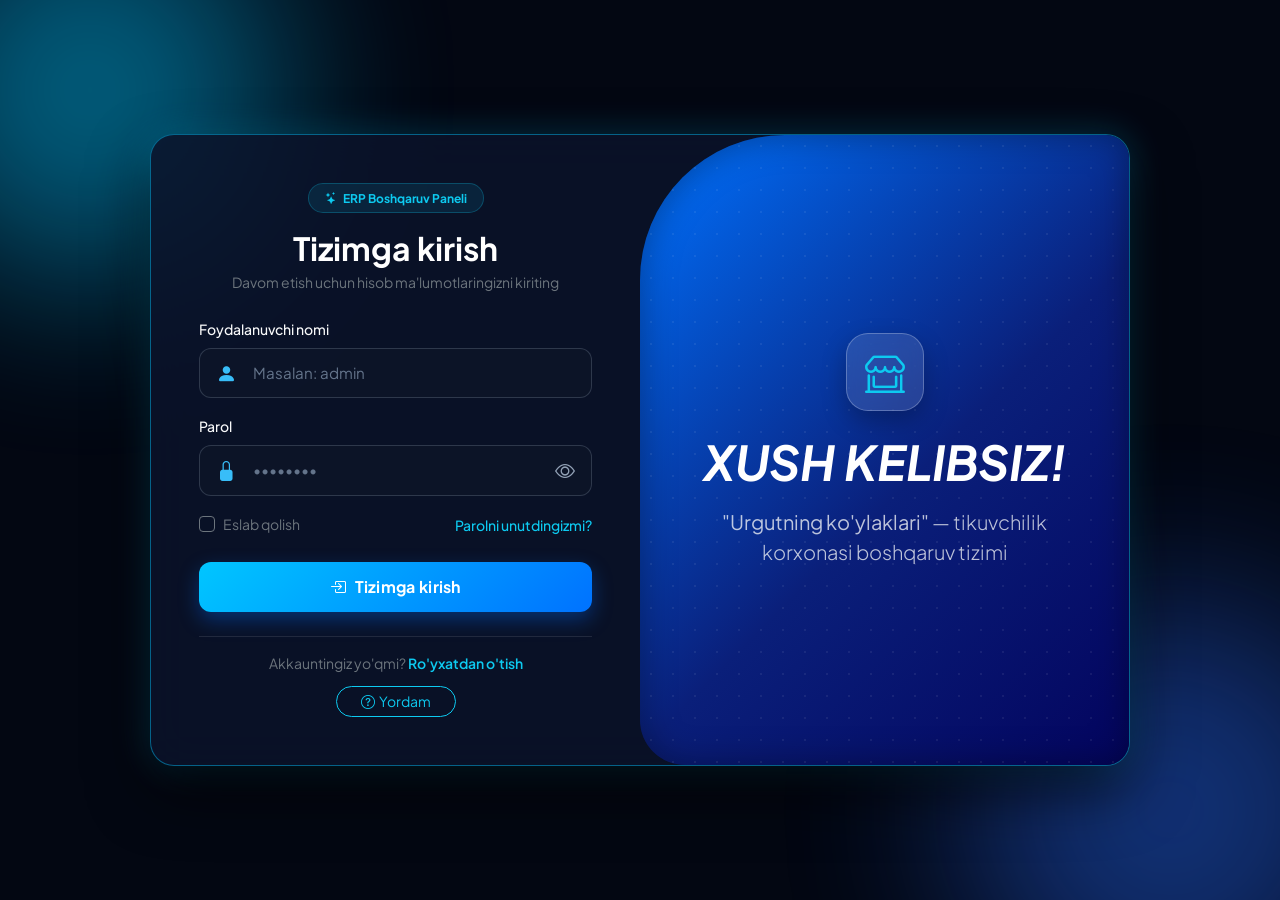
<file: index.html>
<!DOCTYPE html>
<html lang="uz">
<head>
    <meta charset="UTF-8">
    <meta name="viewport" content="width=device-width, initial-scale=1.0">
    <title>👕 "Urgutning ko'ylaklari" - Tizimga Kirish</title>

    <!-- Bootstrap 5 CSS -->
    <link href="https://cdn.jsdelivr.net/npm/bootstrap@5.3.3/dist/css/bootstrap.min.css" rel="stylesheet">
    <!-- Bootstrap Icons -->
    <link href="https://cdn.jsdelivr.net/npm/bootstrap-icons@1.11.3/font/bootstrap-icons.min.css" rel="stylesheet">
    <!-- Google Fonts: Plus Jakarta Sans -->
    <link href="https://fonts.googleapis.com/css2?family=Plus+Jakarta+Sans:wght@400;500;600;700;800&display=swap" rel="stylesheet">

    <style>
        body {
            font-family: 'Plus Jakarta Sans', 'Segoe UI', sans-serif;
            background-color: #030712;
            min-height: 100vh;
            overflow-x: hidden;
            position: relative;
        }

        /* Orqa fondagi harakatlanuvchi neon sharlar */
        .bg-orb {
            position: fixed;
            border-radius: 50%;
            filter: blur(90px);
            z-index: 0;
            opacity: 0.45;
            animation: floatOrb 10s infinite alternate ease-in-out;
        }
        .orb-1 {
            width: 380px;
            height: 380px;
            background: #00c6ff;
            top: -100px;
            left: -100px;
        }
        .orb-2 {
            width: 420px;
            height: 420px;
            background: #2563eb;
            bottom: -120px;
            right: -100px;
            animation-delay: -5s;
        }

        @keyframes floatOrb {
            0% { transform: translate(0, 0) scale(1); }
            100% { transform: translate(40px, 30px) scale(1.1); }
        }

        /* Kengaytirilgan Glassmorphism Bootstrap Card */
        .login-card {
            position: relative;
            z-index: 1;
            max-width: 980px;
            width: 100%;
            background: rgba(11, 19, 43, 0.85);
            backdrop-filter: blur(20px);
            -webkit-backdrop-filter: blur(20px);
            border-radius: 24px;
            border: 1.5px solid rgba(0, 198, 255, 0.45);
            box-shadow: 0 25px 60px rgba(0, 0, 0, 0.65), 0 0 35px rgba(0, 198, 255, 0.25);
            overflow: hidden;
            animation: fadeInUp 0.7s ease-out;
        }

        @keyframes fadeInUp {
            from { opacity: 0; transform: translateY(25px); }
            to { opacity: 1; transform: translateY(0); }
        }

        /* Inputlar dizayni */
        .custom-input-group {
            border-radius: 12px;
            overflow: hidden;
            border: 1px solid rgba(148, 163, 184, 0.25);
            background: rgba(15, 23, 42, 0.65);
            transition: all 0.3s ease;
        }

        .custom-input-group:focus-within {
            border-color: #38bdf8;
            box-shadow: 0 0 0 4px rgba(56, 189, 248, 0.15);
            background: rgba(15, 23, 42, 0.95);
        }

        .custom-input-group .input-group-text {
            background: transparent;
            border: none;
            color: #38bdf8;
            padding-left: 16px;
        }

        .custom-input-group .form-control {
            background: transparent;
            border: none;
            color: #f8fafc;
            padding: 13px 14px 13px 6px;
            font-size: 0.95rem;
        }

        .custom-input-group .form-control::placeholder {
            color: #64748b;
        }

        .custom-input-group .form-control:focus {
            box-shadow: none;
            color: #ffffff;
        }

        .toggle-pass-btn {
            background: transparent;
            border: none;
            color: #94a3b8;
            padding-right: 16px;
            transition: color 0.2s;
        }

        .toggle-pass-btn:hover {
            color: #38bdf8;
        }

        /* Kirish tugmasi */
        .submit-btn {
            background: linear-gradient(135deg, #00c6ff 0%, #0072ff 100%);
            border: none;
            border-radius: 12px;
            padding: 13px;
            font-weight: 700;
            letter-spacing: 0.3px;
            box-shadow: 0 8px 20px rgba(0, 114, 255, 0.35);
            transition: all 0.3s ease;
        }

        .submit-btn:hover {
            transform: translateY(-2px);
            box-shadow: 0 12px 28px rgba(0, 198, 255, 0.55);
            background: linear-gradient(135deg, #38bdf8 0%, #2563eb 100%);
        }

        /* O'ng tomon: Oval chetli ko'k gradient banner */
        .login-banner-side {
            background: linear-gradient(135deg, #0072ff 0%, #0a1f7a 55%, #03045e 100%);
            position: relative;
            overflow: hidden;
            box-shadow: inset 0 0 35px rgba(0, 0, 0, 0.35);
        }

        /* Katta ekranlarda eski dizayndagi kabi chap chetini oval qilish */
        @media (min-width: 992px) {
            .login-banner-side {
                border-top-left-radius: 145px;
                border-bottom-left-radius: 45px;
            }
        }

        /* Banner ichidagi nozik nuqtali fon */
        .login-banner-side::before {
            content: "";
            position: absolute;
            inset: 0;
            background-image: radial-gradient(rgba(255, 255, 255, 0.12) 1px, transparent 1px);
            background-size: 22px 22px;
            opacity: 0.55;
        }

        .banner-content {
            position: relative;
            z-index: 2;
        }

        .brand-icon-box {
            width: 78px;
            height: 78px;
            border-radius: 22px;
            background: rgba(255, 255, 255, 0.12);
            backdrop-filter: blur(10px);
            border: 1px solid rgba(255, 255, 255, 0.25);
            display: flex;
            align-items: center;
            justify-content: center;
            margin: 0 auto 22px;
            box-shadow: 0 10px 25px rgba(0, 0, 0, 0.25);
        }
    </style>
</head>
<body class="d-flex align-items-center justify-content-center p-3 p-md-4">

    <!-- Harakatlanuvchi neon sharlar -->
    <div class="bg-orb orb-1"></div>
    <div class="bg-orb orb-2"></div>

    <!-- Asosiy Bootstrap Card (Panel) -->
    <div class="card login-card">
        <div class="row g-0">
            
            <!-- Chap tomon: Login Formasi -->
            <div class="col-lg-6 p-4 p-sm-5 d-flex flex-column justify-content-center">
                <div class="text-center mb-4">
                    <span class="badge bg-info bg-opacity-10 text-info border border-info border-opacity-25 rounded-pill px-3 py-2 mb-3">
                        <i class="bi bi-stars me-1"></i> ERP Boshqaruv Paneli
                    </span>
                    <h2 class="text-white fw-bold mb-1">Tizimga kirish</h2>
                    <p class="text-secondary small mb-0">Davom etish uchun hisob ma'lumotlaringizni kiriting</p>
                </div>

                <!-- Bootstrap Forma -->
                <form action="dashboard.html" method="GET">
                    
                    <!-- Foydalanuvchi nomi -->
                    <div class="mb-3">
                        <label for="username" class="form-label text-light small fw-medium">Foydalanuvchi nomi</label>
                        <div class="input-group custom-input-group">
                            <span class="input-group-text">
                                <i class="bi bi-person-fill fs-5"></i>
                            </span>
                            <input type="text" id="username" name="username" class="form-control" placeholder="Masalan: admin" required>
                        </div>
                    </div>

                    <!-- Parol -->
                    <div class="mb-3">
                        <label for="password" class="form-label text-light small fw-medium">Parol</label>
                        <div class="input-group custom-input-group">
                            <span class="input-group-text">
                                <i class="bi bi-lock-fill fs-5"></i>
                            </span>
                            <input type="password" id="password" name="password" class="form-control" placeholder="••••••••" required>
                            <button type="button" class="toggle-pass-btn" id="togglePassword" title="Parolni ko'rsatish">
                                <i class="bi bi-eye fs-5" id="eyeIcon"></i>
                            </button>
                        </div>
                    </div>

                    <!-- Eslab qolish va Parolni unutdingizmi (Tooltip) -->
                    <div class="d-flex justify-content-between align-items-center mb-4">
                        <div class="form-check">
                            <input class="form-check-input bg-transparent border-secondary" type="checkbox" id="rememberMe">
                            <label class="form-check-label text-secondary small" for="rememberMe">
                                Eslab qolish
                            </label>
                        </div>
                        <a href="#" class="text-info small text-decoration-none fw-medium"
                           data-bs-toggle="tooltip" 
                           data-bs-placement="top" 
                           title="Parolni tiklash uchun korxona rahbariyatiga bog'laning">
                           Parolni unutdingizmi?
                        </a>
                    </div>

                    <!-- Kirish tugmasi -->
                    <button type="submit" class="btn btn-primary submit-btn w-100 text-white">
                        <i class="bi bi-box-arrow-in-right me-2"></i>Tizimga kirish
                    </button>
                </form>

                <!-- Pastki qism: Markazga tekislangan yozuv va Yordam (Popover) -->
                <div class="d-flex flex-column align-items-center text-center gap-2 mt-4 pt-3 border-top border-secondary border-opacity-25">
                    <span class="text-secondary small">
                        Akkauntingiz yo'qmi? 
                        <a href="#" class="text-info fw-semibold text-decoration-none"
                           data-bs-toggle="tooltip" 
                           data-bs-placement="top" 
                           title="Yangi xodim qo'shish uchun administratorga murojaat qiling">
                           Ro'yxatdan o'tish
                        </a>
                    </span>

                    <button type="button" class="btn btn-sm btn-outline-info rounded-pill px-4 mt-1"
                            data-bs-toggle="popover"
                            data-bs-trigger="focus"
                            data-bs-placement="top"
                            data-bs-title="Kirish bo'yicha yordam"
                            data-bs-content="Demo rejimda tizimga kirish uchun istalgan login va parolni yozib 'Tizimga kirish' tugmasini bosing.">
                        <i class="bi bi-question-circle me-1"></i>Yordam
                    </button>
                </div>
            </div>

            <!-- O'ng tomon: Markazga tekislangan va oval chetli banner -->
            <div class="col-lg-6 login-banner-side p-5 d-flex flex-column justify-content-center align-items-center text-center text-white">
                <div class="banner-content">
                    <div class="brand-icon-box">
                        <i class="bi bi-shop-window fs-1 text-info"></i>
                    </div>
                    <h1 class="fw-bold fst-italic display-5 mb-3">XUSH KELIBSIZ!</h1>
                    <p class="lead text-light text-opacity-75 mb-0 px-lg-3">
                        <strong>"Urgutning ko'ylaklari"</strong> — tikuvchilik korxonasi boshqaruv tizimi
                    </p>
                </div>
            </div>

        </div>
    </div>

    <!-- Bootstrap 5 JS Bundle -->
    <script src="https://cdn.jsdelivr.net/npm/bootstrap@5.3.3/dist/js/bootstrap.bundle.min.js"></script>
    <script>
        // Tooltiplarni faollashtirish
        const tooltipTriggerList = document.querySelectorAll('[data-bs-toggle="tooltip"]');
        [...tooltipTriggerList].map(el => new bootstrap.Tooltip(el));

        // Popoverlarni faollashtirish
        const popoverTriggerList = document.querySelectorAll('[data-bs-toggle="popover"]');
        [...popoverTriggerList].map(el => new bootstrap.Popover(el));

        // Parolni ko'rsatish / yashirish
        const togglePassword = document.getElementById('togglePassword');
        const passwordInput = document.getElementById('password');
        const eyeIcon = document.getElementById('eyeIcon');

        togglePassword.addEventListener('click', () => {
            const isPassword = passwordInput.type === 'password';
            passwordInput.type = isPassword ? 'text' : 'password';
            eyeIcon.className = isPassword ? 'bi bi-eye-slash fs-5' : 'bi bi-eye fs-5';
        });
    </script>
</body>
</html>
</file>
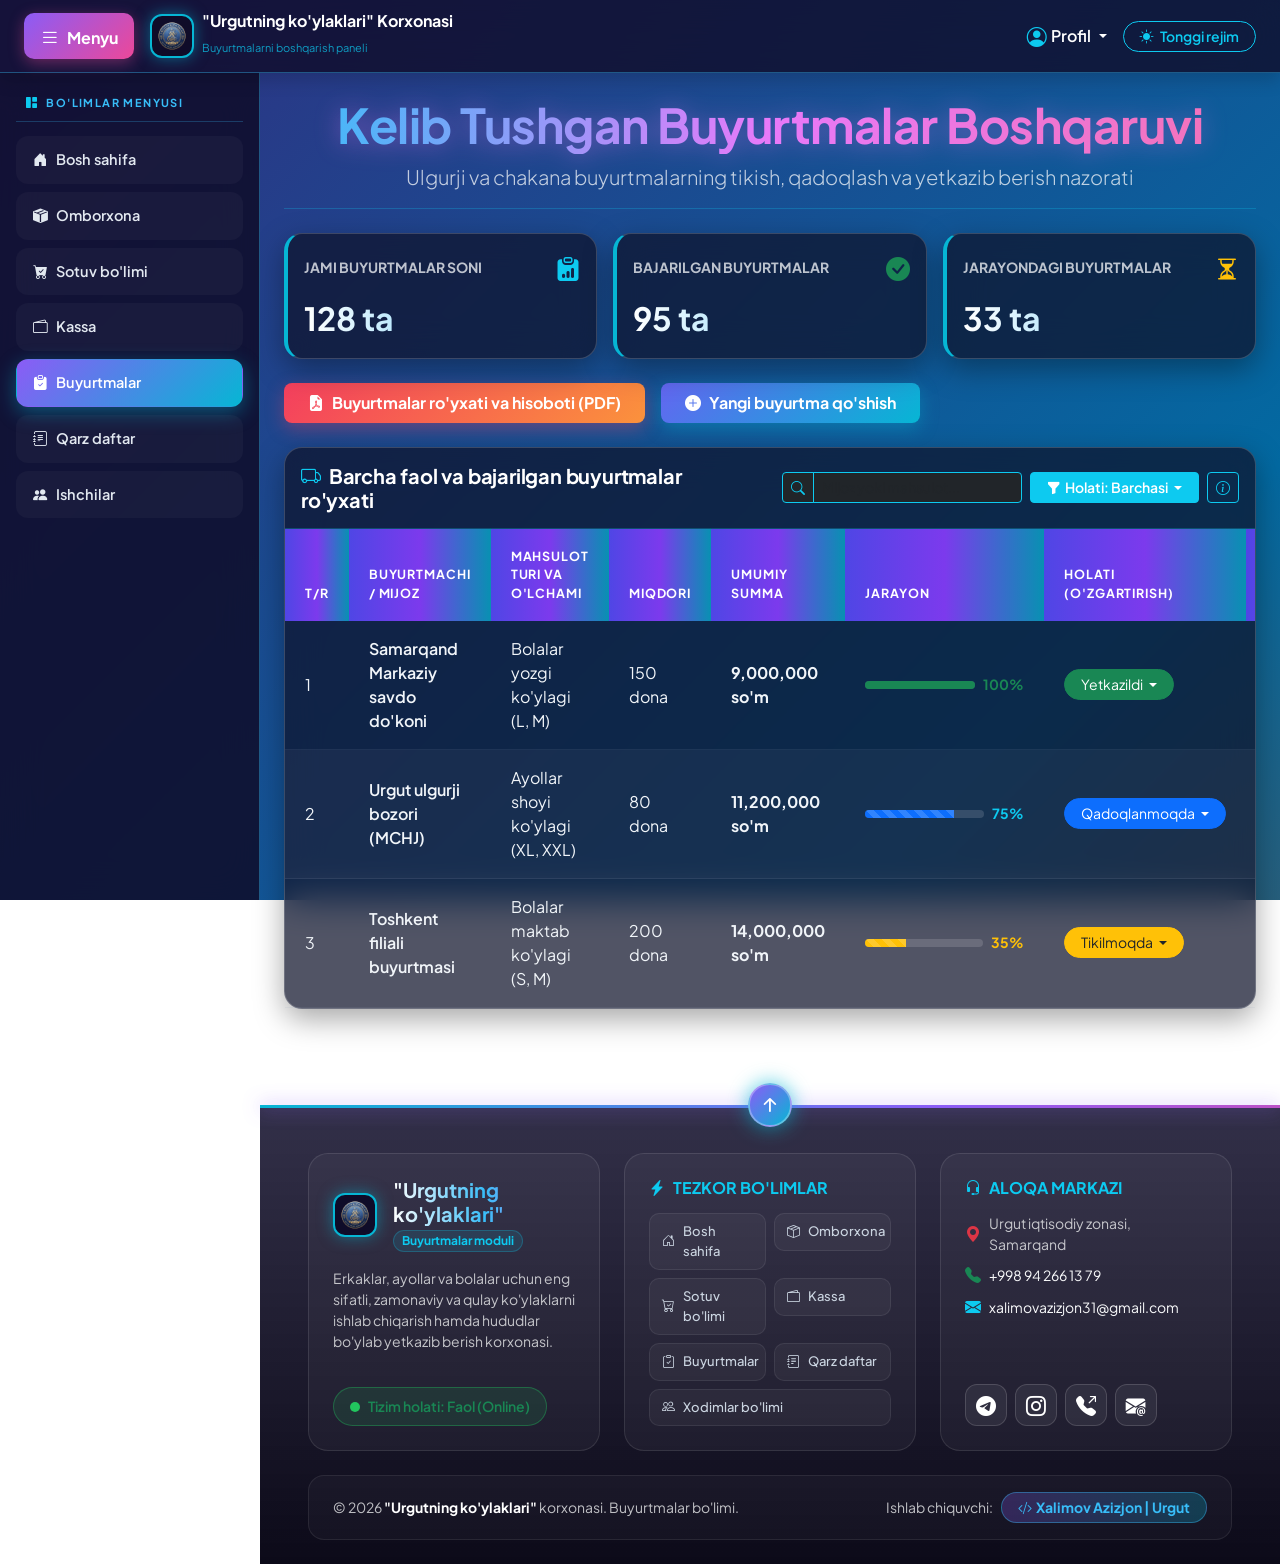
<file: buyurtmalar.html>
<!DOCTYPE html>
<html lang="uz">
<head>
    <meta charset="UTF-8">
    <!-- 1-ko'rsatkich: Moslashuvchanlik (Responsive) -->
    <meta name="viewport" content="width=device-width, initial-scale=1.0">
    <title>👕 "Urgutning ko'ylaklari" - Buyurtmalar Bo'limi</title>

    <!-- Bootstrap 5 CSS -->
    <link href="https://cdn.jsdelivr.net/npm/bootstrap@5.3.3/dist/css/bootstrap.min.css" rel="stylesheet">
    <!-- 5-ko'rsatkich: Bootstrap Icons -->
    <link href="https://cdn.jsdelivr.net/npm/bootstrap-icons@1.11.3/font/bootstrap-icons.min.css" rel="stylesheet">
    <!-- Yagona umumiy CSS -->
    <link rel="stylesheet" href="css/dashboard.css">

    <!-- Buyurtmalar bo'limiga xos jilolanuvchi gradient -->
    <style>
        body.buyurtmalar-page {
            background: linear-gradient(
                -45deg,
                #0f172a,
                #1e3a8a,
                #4c1d95,
                #92400e,
                #0369a1,
                #312e81
            );
            background-size: 400% 400%;
            animation: orderAurora 9s ease infinite;
            background-attachment: fixed;
        }

        @keyframes orderAurora {
            0% { background-position: 0% 50%; }
            50% { background-position: 100% 50%; }
            100% { background-position: 0% 50%; }
        }

        body.buyurtmalar-page.light-mode {
            background: linear-gradient(-45deg, #e0f2fe, #ede9fe, #fef3c7, #dbeafe, #f3e8ff);
            background-size: 400% 400%;
            animation: orderAurora 9s ease infinite;
        }

        .pdf-order-btn {
            background: linear-gradient(135deg, #f43f5e, #fb923c);
            border: none;
            box-shadow: 0 6px 18px rgba(244, 63, 94, 0.35);
            transition: all 0.25s ease;
        }

        .pdf-order-btn:hover {
            transform: translateY(-2px);
            box-shadow: 0 10px 24px rgba(251, 146, 60, 0.5);
        }

        .new-order-btn {
            background: linear-gradient(135deg, #6366f1, #06b6d4);
            border: none;
            box-shadow: 0 6px 18px rgba(6, 182, 212, 0.35);
            transition: all 0.25s ease;
        }

        .new-order-btn:hover {
            transform: translateY(-2px);
            box-shadow: 0 10px 24px rgba(99, 102, 241, 0.55);
        }

        .order-progress {
            height: 8px;
            min-width: 110px;
            background-color: rgba(255, 255, 255, 0.14);
        }

        body.light-mode .order-progress {
            background-color: #e2e8f0;
        }
    </style>
</head>
<body class="buyurtmalar-page">

    <!-- 7-ko'rsatkich: Konteynerli menyu (Navbar + Container) -->
    <nav class="navbar navbar-expand-lg navbar-dark custom-navbar fixed-top shadow">
        <div class="container-fluid px-3 px-lg-4">
            <button id="menuToggleBtn" class="btn btn-info text-white fw-bold me-3 menu-btn" type="button">
                <i class="bi bi-list fs-5 me-1"></i> Menyu
            </button>

            <a class="navbar-brand d-flex align-items-center gap-2 me-auto" href="dashboard.html">
                <div class="logo-wrapper">
                    <img src="assets/logo.png" alt="Logotip" class="logo-img">
                </div>
                <div class="d-none d-sm-block">
                    <div class="fw-bold fs-6 lh-1 text-white">"Urgutning ko'ylaklari" Korxonasi</div>
                    <small class="text-info opacity-75" style="font-size: 11px;">Buyurtmalarni boshqarish paneli</small>
                </div>
            </a>

            <button class="navbar-toggler border-info" type="button" data-bs-toggle="collapse" data-bs-target="#topNavbarContent">
                <span class="navbar-toggler-icon"></span>
            </button>

            <div class="collapse navbar-collapse justify-content-end gap-3 mt-3 mt-lg-0" id="topNavbarContent">
                <!-- 6-ko'rsatkich: Oddiy Dropdown komponenti -->
                <div class="dropdown">
                    <a class="nav-link dropdown-toggle text-white fw-semibold d-flex align-items-center gap-1" href="#" role="button" data-bs-toggle="dropdown" aria-expanded="false">
                        <i class="bi bi-person-circle text-info fs-5"></i> Profil
                    </a>
                    <ul class="dropdown-menu dropdown-menu-end dropdown-menu-dark border-info shadow">
                        <li><h6 class="dropdown-header text-info">Administrator</h6></li>
                        <li><a class="dropdown-item" href="ishchilar.html"><i class="bi bi-people me-2"></i>Xodimlar</a></li>
                        <li><a class="dropdown-item" href="kassa.html"><i class="bi bi-cash-stack me-2"></i>Kassa hisobi</a></li>
                        <li><hr class="dropdown-divider border-secondary"></li>
                        <li><a class="dropdown-item text-danger" href="index.html"><i class="bi bi-box-arrow-right me-2"></i>Tizimdan chiqish</a></li>
                    </ul>
                </div>

                <!-- Tonggi / Tungi rejim tugmasi -->
                <button id="themeToggleBtn" class="btn btn-sm btn-outline-info rounded-pill px-3 fw-semibold" type="button"
                        data-bs-toggle="tooltip" data-bs-placement="bottom" title="Tonggi va Tungi rejimni almashtirish">
                    <i class="bi bi-sun-fill me-1" id="themeIcon"></i>
                    <span id="themeText">Tonggi rejim</span>
                </button>
            </div>
        </div>
    </nav>

    <!-- CHAP QOTIRILGAN SIDEBAR -->
    <aside id="leftSidebar" class="left-sidebar">
        <h6 class="sidebar-heading text-uppercase fw-bold">
            <i class="bi bi-grid-1x2-fill text-info me-2"></i>Bo'limlar menyusi
        </h6>
        <nav class="nav flex-column gap-2">
            <a href="dashboard.html" class="sidebar-link"><i class="bi bi-house-door-fill me-2"></i>Bosh sahifa</a>
            <a href="omborxona.html" class="sidebar-link"><i class="bi bi-box-seam-fill me-2"></i>Omborxona</a>
            <a href="sotuv.html" class="sidebar-link"><i class="bi bi-cart-check-fill me-2"></i>Sotuv bo'limi</a>
            <a href="kassa.html" class="sidebar-link"><i class="bi bi-wallet2 me-2"></i>Kassa</a>
            <a href="buyurtmalar.html" class="sidebar-link active"><i class="bi bi-clipboard-check-fill me-2"></i>Buyurtmalar</a>
            <a href="qarz_daftar.html" class="sidebar-link"><i class="bi bi-journal-text me-2"></i>Qarz daftar</a>
            <a href="ishchilar.html" class="sidebar-link"><i class="bi bi-people-fill me-2"></i>Ishchilar</a>
        </nav>
    </aside>

    <!-- ASOSIY SAHIFA KONTEYNERI -->
    <div class="page-wrapper">
        <main class="main-content">
            <div class="container-fluid px-3 px-lg-4 py-4">

                <!-- 2-ko'rsatkich: Matnlar dizayni -->
                <div class="text-center pb-3 mb-4 border-bottom border-info border-opacity-25">
                    <h1 class="display-5 fw-bold section-title mb-2">Kelib Tushgan Buyurtmalar Boshqaruvi</h1>
                    <p class="lead opacity-75 mb-0">Ulgurji va chakana buyurtmalarning tikish, qadoqlash va yetkazib berish nazorati</p>
                </div>

                <!-- 9-ko'rsatkich: Bootstrap Panel (Card) — Jonli Statistika -->
                <div class="row g-3 mb-4">
                    <div class="col-md-4">
                        <div class="card custom-card stat-card h-100" data-bs-toggle="tooltip" title="Tizimga kiritilgan barcha buyurtmalar">
                            <div class="card-body">
                                <div class="d-flex justify-content-between align-items-center mb-2">
                                    <h6 class="text-uppercase small fw-bold opacity-75 mb-0">Jami Buyurtmalar Soni</h6>
                                    <i class="bi bi-clipboard-data-fill fs-4 text-info"></i>
                                </div>
                                <div class="fs-2 fw-bold stat-value"><span id="statTotal">128</span> ta</div>
                            </div>
                        </div>
                    </div>
                    <div class="col-md-4">
                        <div class="card custom-card stat-card h-100" data-bs-toggle="tooltip" title="Mijozlarga to'liq yetkazib berilganlar">
                            <div class="card-body">
                                <div class="d-flex justify-content-between align-items-center mb-2">
                                    <h6 class="text-uppercase small fw-bold opacity-75 mb-0">Bajarilgan Buyurtmalar</h6>
                                    <i class="bi bi-check-circle-fill fs-4 text-success"></i>
                                </div>
                                <div class="fs-2 fw-bold stat-value"><span id="statDone">95</span> ta</div>
                            </div>
                        </div>
                    </div>
                    <div class="col-md-4">
                        <div class="card custom-card stat-card h-100" data-bs-toggle="tooltip" title="Hozirda tikilayotgan yoki qadoqlanayotganlar">
                            <div class="card-body">
                                <div class="d-flex justify-content-between align-items-center mb-2">
                                    <h6 class="text-uppercase small fw-bold opacity-75 mb-0">Jarayondagi Buyurtmalar</h6>
                                    <i class="bi bi-hourglass-split fs-4 text-warning"></i>
                                </div>
                                <div class="fs-2 fw-bold stat-value"><span id="statProgress">33</span> ta</div>
                            </div>
                        </div>
                    </div>
                </div>

                <!-- Tezkor amallar: PDF Hisobot va Yangi buyurtma -->
                <div class="d-flex flex-wrap gap-3 mb-4">
                    <a href="assets/buyurtmalar_hisobot.pdf" target="_blank" class="btn btn-danger pdf-order-btn fw-bold px-4 py-2 rounded-3">
                        <i class="bi bi-file-earmark-pdf-fill me-2"></i>Buyurtmalar ro'yxati va hisoboti (PDF)
                    </a>
                    <button type="button" class="btn btn-primary new-order-btn fw-bold px-4 py-2 rounded-3" data-bs-toggle="modal" data-bs-target="#newOrderModal">
                        <i class="bi bi-plus-circle-fill me-2"></i>Yangi buyurtma qo'shish
                    </button>
                </div>

                <!-- 3, 4, 6 va 8-ko'rsatkichlar: Buyurtmalar Jadvali -->
                <div class="card custom-card mb-4">
                    <div class="card-header bg-transparent border-bottom border-info border-opacity-25 py-3">
                        <div class="row g-3 align-items-center justify-content-between">
                            <div class="col-lg-5">
                                <h4 class="h5 fw-bold section-heading mb-0">
                                    <i class="bi bi-truck text-info me-2"></i>Barcha faol va bajarilgan buyurtmalar ro'yxati
                                </h4>
                            </div>
                            <div class="col-lg-7">
                                <div class="d-flex flex-wrap justify-content-lg-end gap-2">
                                    <!-- 4-ko'rsatkich: Jonli qidiruv -->
                                    <div class="input-group input-group-sm" style="max-width: 240px;">
                                        <span class="input-group-text bg-dark border-info text-info"><i class="bi bi-search"></i></span>
                                        <input type="text" id="orderSearch" class="form-control bg-dark text-white border-info" placeholder="Mijoz yoki mahsulot...">
                                    </div>

                                    <!-- 6-ko'rsatkich: Button Dropdown (Holat bo'yicha filtr) -->
                                    <div class="btn-group btn-group-sm">
                                        <button type="button" class="btn btn-info text-white fw-semibold dropdown-toggle px-3" data-bs-toggle="dropdown" id="statusFilterBtn">
                                            <i class="bi bi-funnel-fill me-1"></i>Holati: Barchasi
                                        </button>
                                        <ul class="dropdown-menu dropdown-menu-end dropdown-menu-dark border-info">
                                            <li><button class="dropdown-item status-filter active" data-filter="all"><i class="bi bi-grid me-2 text-info"></i>Barchasi</button></li>
                                            <li><button class="dropdown-item status-filter" data-filter="yetkazildi"><i class="bi bi-check-circle me-2 text-success"></i>Yetkazildi</button></li>
                                            <li><button class="dropdown-item status-filter" data-filter="qadoqlanmoqda"><i class="bi bi-box-seam me-2 text-primary"></i>Qadoqlanmoqda</button></li>
                                            <li><button class="dropdown-item status-filter" data-filter="tikilmoqda"><i class="bi bi-scissors me-2 text-warning"></i>Tikilmoqda</button></li>
                                        </ul>
                                    </div>

                                    <!-- 8-ko'rsatkich: Popover -->
                                    <button type="button" class="btn btn-sm btn-outline-info"
                                            data-bs-toggle="popover"
                                            data-bs-trigger="focus"
                                            data-bs-placement="left"
                                            data-bs-title="Jonli holat boshqaruvi"
                                            data-bs-content="Jadvaldagi istalgan buyurtma holatini ustiga bosib o'zgartirishingiz mumkin. Statistika va jarayon chizig'i avtomatik yangilanadi.">
                                        <i class="bi bi-info-circle"></i>
                                    </button>
                                </div>
                            </div>
                        </div>
                    </div>

                    <div class="card-body p-0">
                        <div class="table-responsive">
                            <table class="table table-hover align-middle mb-0 custom-table" id="ordersTable">
                                <thead>
                                    <tr>
                                        <th>T/r</th>
                                        <th>Buyurtmachi / Mijoz</th>
                                        <th>Mahsulot turi va o'lchami</th>
                                        <th>Miqdori</th>
                                        <th>Umumiy summa</th>
                                        <th>Jarayon</th>
                                        <th>Holati (O'zgartirish)</th>
                                        <th>Sanasi</th>
                                    </tr>
                                </thead>
                                <tbody>
                                    <tr data-status="yetkazildi">
                                        <td>1</td>
                                        <td class="fw-semibold">Samarqand Markaziy savdo do'koni</td>
                                        <td>Bolalar yozgi ko'ylagi (L, M)</td>
                                        <td>150 dona</td>
                                        <td class="fw-bold">9,000,000 so'm</td>
                                        <td>
                                            <div class="d-flex align-items-center gap-2">
                                                <div class="progress order-progress flex-grow-1">
                                                    <div class="progress-bar bg-success" style="width: 100%"></div>
                                                </div>
                                                <small class="fw-bold text-success progress-text">100%</small>
                                            </div>
                                        </td>
                                        <td>
                                            <div class="dropdown">
                                                <button class="btn btn-sm btn-success rounded-pill px-3 dropdown-toggle status-toggle-btn" type="button" data-bs-toggle="dropdown">
                                                    Yetkazildi
                                                </button>
                                                <ul class="dropdown-menu dropdown-menu-dark border-info">
                                                    <li><button class="dropdown-item change-status-btn" data-new="tikilmoqda"><i class="bi bi-scissors text-warning me-2"></i>Tikilmoqda (35%)</button></li>
                                                    <li><button class="dropdown-item change-status-btn" data-new="qadoqlanmoqda"><i class="bi bi-box-seam text-primary me-2"></i>Qadoqlanmoqda (75%)</button></li>
                                                    <li><button class="dropdown-item change-status-btn" data-new="yetkazildi"><i class="bi bi-check-circle text-success me-2"></i>Yetkazildi (100%)</button></li>
                                                </ul>
                                            </div>
                                        </td>
                                        <td>2026-10-24</td>
                                    </tr>
                                    <tr data-status="qadoqlanmoqda">
                                        <td>2</td>
                                        <td class="fw-semibold">Urgut ulgurji bozori (MCHJ)</td>
                                        <td>Ayollar shoyi ko'ylagi (XL, XXL)</td>
                                        <td>80 dona</td>
                                        <td class="fw-bold">11,200,000 so'm</td>
                                        <td>
                                            <div class="d-flex align-items-center gap-2">
                                                <div class="progress order-progress flex-grow-1">
                                                    <div class="progress-bar bg-primary progress-bar-striped progress-bar-animated" style="width: 75%"></div>
                                                </div>
                                                <small class="fw-bold text-info progress-text">75%</small>
                                            </div>
                                        </td>
                                        <td>
                                            <div class="dropdown">
                                                <button class="btn btn-sm btn-primary rounded-pill px-3 dropdown-toggle status-toggle-btn" type="button" data-bs-toggle="dropdown">
                                                    Qadoqlanmoqda
                                                </button>
                                                <ul class="dropdown-menu dropdown-menu-dark border-info">
                                                    <li><button class="dropdown-item change-status-btn" data-new="tikilmoqda"><i class="bi bi-scissors text-warning me-2"></i>Tikilmoqda (35%)</button></li>
                                                    <li><button class="dropdown-item change-status-btn" data-new="qadoqlanmoqda"><i class="bi bi-box-seam text-primary me-2"></i>Qadoqlanmoqda (75%)</button></li>
                                                    <li><button class="dropdown-item change-status-btn" data-new="yetkazildi"><i class="bi bi-check-circle text-success me-2"></i>Yetkazildi (100%)</button></li>
                                                </ul>
                                            </div>
                                        </td>
                                        <td>2026-10-26</td>
                                    </tr>
                                    <tr data-status="tikilmoqda">
                                        <td>3</td>
                                        <td class="fw-semibold">Toshkent filiali buyurtmasi</td>
                                        <td>Bolalar maktab ko'ylagi (S, M)</td>
                                        <td>200 dona</td>
                                        <td class="fw-bold">14,000,000 so'm</td>
                                        <td>
                                            <div class="d-flex align-items-center gap-2">
                                                <div class="progress order-progress flex-grow-1">
                                                    <div class="progress-bar bg-warning progress-bar-striped progress-bar-animated" style="width: 35%"></div>
                                                </div>
                                                <small class="fw-bold text-warning progress-text">35%</small>
                                            </div>
                                        </td>
                                        <td>
                                            <div class="dropdown">
                                                <button class="btn btn-sm btn-warning text-dark rounded-pill px-3 dropdown-toggle status-toggle-btn" type="button" data-bs-toggle="dropdown">
                                                    Tikilmoqda
                                                </button>
                                                <ul class="dropdown-menu dropdown-menu-dark border-info">
                                                    <li><button class="dropdown-item change-status-btn" data-new="tikilmoqda"><i class="bi bi-scissors text-warning me-2"></i>Tikilmoqda (35%)</button></li>
                                                    <li><button class="dropdown-item change-status-btn" data-new="qadoqlanmoqda"><i class="bi bi-box-seam text-primary me-2"></i>Qadoqlanmoqda (75%)</button></li>
                                                    <li><button class="dropdown-item change-status-btn" data-new="yetkazildi"><i class="bi bi-check-circle text-success me-2"></i>Yetkazildi (100%)</button></li>
                                                </ul>
                                            </div>
                                        </td>
                                        <td>2026-10-27</td>
                                    </tr>
                                </tbody>
                            </table>
                        </div>
                    </div>
                </div>

            </div>
        </main>

        <!-- NOODATIY FUTURISTIK NEON FOOTER -->
        <footer class="ultra-footer position-relative mt-5 pt-5 pb-4">
            <div class="footer-neon-line"></div>
            <a href="#" class="back-to-top-btn" data-bs-toggle="tooltip" data-bs-placement="top" title="Sahifa boshiga qaytish">
                <i class="bi bi-arrow-up-short fs-3"></i>
            </a>

            <div class="container-fluid px-3 px-lg-5 position-relative" style="z-index: 2;">
                <div class="row g-4 mb-4">
                    <div class="col-lg-4">
                        <div class="footer-glass-card h-100 p-4 d-flex flex-column justify-content-between">
                            <div>
                                <div class="d-flex align-items-center gap-3 mb-3">
                                    <div class="logo-wrapper">
                                        <img src="assets/logo.png" alt="Logotip" class="logo-img">
                                    </div>
                                    <div>
                                        <h5 class="fw-bold mb-0 footer-brand-title">"Urgutning ko'ylaklari"</h5>
                                        <span class="badge bg-info bg-opacity-10 text-info border border-info border-opacity-25 rounded-pill mt-1">
                                            Buyurtmalar moduli
                                        </span>
                                    </div>
                                </div>
                                <p class="small text-light text-opacity-75 mb-4">
                                    Erkaklar, ayollar va bolalar uchun eng sifatli, zamonaviy va qulay ko'ylaklarni ishlab chiqarish hamda hududlar bo'ylab yetkazib berish korxonasi.
                                </p>
                            </div>
                            <div class="live-status-pill d-inline-flex align-items-center gap-2 px-3 py-2 rounded-pill align-self-start">
                                <span class="pulse-dot"></span>
                                <span class="small fw-semibold text-success">Tizim holati: Faol (Online)</span>
                            </div>
                        </div>
                    </div>

                    <div class="col-lg-4">
                        <div class="footer-glass-card h-100 p-4">
                            <h6 class="text-uppercase fw-bold text-info mb-3">
                                <i class="bi bi-lightning-charge-fill me-2"></i>Tezkor bo'limlar
                            </h6>
                            <div class="row g-2">
                                <div class="col-6"><a href="dashboard.html" class="footer-chip-link"><i class="bi bi-house-door me-2"></i>Bosh sahifa</a></div>
                                <div class="col-6"><a href="omborxona.html" class="footer-chip-link"><i class="bi bi-box-seam me-2"></i>Omborxona</a></div>
                                <div class="col-6"><a href="sotuv.html" class="footer-chip-link"><i class="bi bi-cart-check me-2"></i>Sotuv bo'limi</a></div>
                                <div class="col-6"><a href="kassa.html" class="footer-chip-link"><i class="bi bi-wallet2 me-2"></i>Kassa</a></div>
                                <div class="col-6"><a href="buyurtmalar.html" class="footer-chip-link"><i class="bi bi-clipboard-check me-2"></i>Buyurtmalar</a></div>
                                <div class="col-6"><a href="qarz_daftar.html" class="footer-chip-link"><i class="bi bi-journal-text me-2"></i>Qarz daftar</a></div>
                                <div class="col-12"><a href="ishchilar.html" class="footer-chip-link"><i class="bi bi-people me-2"></i>Xodimlar bo'limi</a></div>
                            </div>
                        </div>
                    </div>

                    <div class="col-lg-4">
                        <div class="footer-glass-card h-100 p-4 d-flex flex-column justify-content-between">
                            <div>
                                <h6 class="text-uppercase fw-bold text-info mb-3">
                                    <i class="bi bi-headset me-2"></i>Aloqa markazi
                                </h6>
                                <ul class="list-unstyled d-flex flex-column gap-2 small mb-4">
                                    <li class="d-flex align-items-center gap-2 text-light text-opacity-75"><i class="bi bi-geo-alt-fill text-danger fs-6"></i><span>Urgut iqtisodiy zonasi, Samarqand</span></li>
                                    <li class="d-flex align-items-center gap-2"><i class="bi bi-telephone-fill text-success fs-6"></i><a href="tel:+998942661379" class="text-light text-decoration-none hover-cyan">+998 94 266 13 79</a></li>
                                    <li class="d-flex align-items-center gap-2"><i class="bi bi-envelope-fill text-info fs-6"></i><a href="mailto:xalimovazizjon31@gmail.com" class="text-light text-decoration-none hover-cyan">xalimovazizjon31@gmail.com</a></li>
                                </ul>
                            </div>
                            <div class="d-flex align-items-center gap-2">
                                <a href="https://t.me/KXalimov_Azizjon" target="_blank" class="social-neon-btn telegram" data-bs-toggle="tooltip" title="Telegram: @KXalimov_Azizjon"><i class="bi bi-telegram fs-5"></i></a>
                                <a href="https://www.instagram.com/xalimovazizjon31/" target="_blank" class="social-neon-btn instagram" data-bs-toggle="tooltip" title="Instagram: @xalimovazizjon31"><i class="bi bi-instagram fs-5"></i></a>
                                <a href="tel:+998942661379" class="social-neon-btn phone" data-bs-toggle="tooltip" title="Qo'ng'iroq qilish"><i class="bi bi-telephone-outbound-fill fs-5"></i></a>
                                <a href="mailto:xalimovazizjon31@gmail.com" class="social-neon-btn email" data-bs-toggle="tooltip" title="Email yuborish"><i class="bi bi-envelope-at-fill fs-5"></i></a>
                            </div>
                        </div>
                    </div>
                </div>

                <div class="footer-bottom-bar rounded-4 px-4 py-3 d-flex flex-wrap justify-content-between align-items-center gap-2 small">
                    <div class="text-light text-opacity-75">&copy; 2026 <strong class="text-white">"Urgutning ko'ylaklari"</strong> korxonasi. Buyurtmalar bo'limi.</div>
                    <div class="d-flex align-items-center gap-2">
                        <span class="text-light text-opacity-75">Ishlab chiquvchi:</span>
                        <span class="dev-badge px-3 py-1 rounded-pill fw-bold"><i class="bi bi-code-slash me-1"></i>Xalimov Azizjon | Urgut</span>
                    </div>
                </div>
            </div>
        </footer>
    </div>

    <!-- 4-ko'rsatkich: Yangi buyurtma qo'shish Modali (Bootstrap Forma) -->
    <div class="modal fade" id="newOrderModal" tabindex="-1" aria-hidden="true">
        <div class="modal-dialog modal-dialog-centered">
            <div class="modal-content bg-dark text-white border border-info rounded-4 shadow-lg">
                <div class="modal-header border-secondary">
                    <h5 class="modal-title text-info fw-bold"><i class="bi bi-clipboard-plus-fill me-2"></i>Yangi buyurtma qabul qilish</h5>
                    <button type="button" class="btn-close btn-close-white" data-bs-dismiss="modal"></button>
                </div>
                <form id="newOrderForm">
                    <div class="modal-body">
                        <div class="mb-3">
                            <label class="form-label small text-secondary">Buyurtmachi / Mijoz nomi</label>
                            <input type="text" id="newClient" class="form-control bg-dark text-white border-info" placeholder="Masalan: Buxoro savdo uyi" required>
                        </div>
                        <div class="mb-3">
                            <label class="form-label small text-secondary">Mahsulot turi va o'lchami</label>
                            <input type="text" id="newProduct" class="form-control bg-dark text-white border-info" placeholder="Masalan: Erkaklar klassik ko'ylagi (L, XL)" required>
                        </div>
                        <div class="row g-3 mb-3">
                            <div class="col-6">
                                <label class="form-label small text-secondary">Miqdori (dona)</label>
                                <input type="number" id="newQty" class="form-control bg-dark text-white border-info" placeholder="100" min="1" required>
                            </div>
                            <div class="col-6">
                                <label class="form-label small text-secondary">Umumiy summa (so'm)</label>
                                <input type="number" id="newSum" class="form-control bg-dark text-white border-info" placeholder="12000000" min="1000" required>
                            </div>
                        </div>
                    </div>
                    <div class="modal-footer border-secondary">
                        <button type="button" class="btn btn-outline-secondary" data-bs-dismiss="modal">Bekor qilish</button>
                        <button type="submit" class="btn btn-info text-white fw-bold px-4">Saqlash</button>
                    </div>
                </form>
            </div>
        </div>
    </div>

    <!-- Bootstrap 5 JS Bundle -->
    <script src="https://cdn.jsdelivr.net/npm/bootstrap@5.3.3/dist/js/bootstrap.bundle.min.js"></script>
    <script>
        // Tooltiplar va Popoverlarni faollashtirish
        [...document.querySelectorAll('[data-bs-toggle="tooltip"]')].map(el => new bootstrap.Tooltip(el));
        [...document.querySelectorAll('[data-bs-toggle="popover"]')].map(el => new bootstrap.Popover(el));

        // Chap Sidebarni yopish/ochish
        document.getElementById('menuToggleBtn').addEventListener('click', () => {
            if (window.innerWidth >= 992) {
                document.body.classList.toggle('sidebar-collapsed');
            } else {
                document.body.classList.toggle('sidebar-open');
            }
        });

        // Tonggi / Tungi rejim
        const themeBtn = document.getElementById('themeToggleBtn');
        const themeIcon = document.getElementById('themeIcon');
        const themeText = document.getElementById('themeText');
        themeBtn.addEventListener('click', () => {
            document.body.classList.toggle('light-mode');
            const isLight = document.body.classList.contains('light-mode');
            themeIcon.className = isLight ? 'bi bi-moon-stars-fill me-1' : 'bi bi-sun-fill me-1';
            themeText.textContent = isLight ? 'Tungi rejim' : 'Tonggi rejim';
        });

        // Jonli qidiruv va Holat filtri
        const searchInput = document.getElementById('orderSearch');
        const filterBtns = document.querySelectorAll('.status-filter');
        const statusFilterBtn = document.getElementById('statusFilterBtn');
        let activeFilter = 'all';

        function applyOrderFilters() {
            const q = searchInput.value.toLowerCase();
            document.querySelectorAll('#ordersTable tbody tr').forEach(row => {
                const text = row.textContent.toLowerCase();
                const st = row.getAttribute('data-status');
                row.style.display = (text.includes(q) && (activeFilter === 'all' || st === activeFilter)) ? '' : 'none';
            });
        }

        searchInput.addEventListener('input', applyOrderFilters);
        filterBtns.forEach(btn => {
            btn.addEventListener('click', () => {
                filterBtns.forEach(b => b.classList.remove('active'));
                btn.classList.add('active');
                activeFilter = btn.getAttribute('data-filter');
                statusFilterBtn.innerHTML = `<i class="bi bi-funnel-fill me-1"></i>Holati: ${btn.textContent.trim()}`;
                applyOrderFilters();
            });
        });

        // Holatni jonli o'zgartirish (Status + Progress + Statistika)
        const statTotal = document.getElementById('statTotal');
        const statDone = document.getElementById('statDone');
        const statProgress = document.getElementById('statProgress');

        const statusConfig = {
            tikilmoqda: { label: 'Tikilmoqda', btnClass: 'btn-warning text-dark', barClass: 'bg-warning progress-bar-striped progress-bar-animated', pct: '35%', textClass: 'text-warning' },
            qadoqlanmoqda: { label: 'Qadoqlanmoqda', btnClass: 'btn-primary', barClass: 'bg-primary progress-bar-striped progress-bar-animated', pct: '75%', textClass: 'text-info' },
            yetkazildi: { label: 'Yetkazildi', btnClass: 'btn-success', barClass: 'bg-success', pct: '100%', textClass: 'text-success' }
        };

        document.querySelector('#ordersTable tbody').addEventListener('click', (e) => {
            const btn = e.target.closest('.change-status-btn');
            if (!btn) return;

            const row = btn.closest('tr');
            const oldStatus = row.getAttribute('data-status');
            const newStatus = btn.getAttribute('data-new');
            if (oldStatus === newStatus) return;

            const cfg = statusConfig[newStatus];
            row.setAttribute('data-status', newStatus);

            // Tugmani yangilash
            const toggleBtn = row.querySelector('.status-toggle-btn');
            toggleBtn.className = `btn btn-sm ${cfg.btnClass} rounded-pill px-3 dropdown-toggle status-toggle-btn`;
            toggleBtn.textContent = cfg.label;

            // Progress barni yangilash
            const bar = row.querySelector('.progress-bar');
            bar.className = `progress-bar ${cfg.barClass}`;
            bar.style.width = cfg.pct;

            const pctText = row.querySelector('.progress-text');
            pctText.className = `fw-bold ${cfg.textClass} progress-text`;
            pctText.textContent = cfg.pct;

            // Statistikani yangilash
            if (oldStatus !== 'yetkazildi' && newStatus === 'yetkazildi') {
                statDone.textContent = parseInt(statDone.textContent) + 1;
                statProgress.textContent = parseInt(statProgress.textContent) - 1;
            } else if (oldStatus === 'yetkazildi' && newStatus !== 'yetkazildi') {
                statDone.textContent = parseInt(statDone.textContent) - 1;
                statProgress.textContent = parseInt(statProgress.textContent) + 1;
            }

            applyOrderFilters();
        });

        // Yangi buyurtma qo'shish
        const newOrderModal = bootstrap.Modal.getOrCreateInstance(document.getElementById('newOrderModal'));
        document.getElementById('newOrderForm').addEventListener('submit', (e) => {
            e.preventDefault();
            const tbody = document.querySelector('#ordersTable tbody');
            const count = tbody.rows.length + 1;
            const client = document.getElementById('newClient').value;
            const product = document.getElementById('newProduct').value;
            const qty = document.getElementById('newQty').value;
            const sum = parseInt(document.getElementById('newSum').value).toLocaleString('uz-UZ');
            const today = new Date().toISOString().split('T')[0];

            const tr = document.createElement('tr');
            tr.setAttribute('data-status', 'tikilmoqda');
            tr.innerHTML = `
                <td>${count}</td>
                <td class="fw-semibold">${client}</td>
                <td>${product}</td>
                <td>${qty} dona</td>
                <td class="fw-bold">${sum} so'm</td>
                <td>
                    <div class="d-flex align-items-center gap-2">
                        <div class="progress order-progress flex-grow-1">
                            <div class="progress-bar bg-warning progress-bar-striped progress-bar-animated" style="width: 35%"></div>
                        </div>
                        <small class="fw-bold text-warning progress-text">35%</small>
                    </div>
                </td>
                <td>
                    <div class="dropdown">
                        <button class="btn btn-sm btn-warning text-dark rounded-pill px-3 dropdown-toggle status-toggle-btn" type="button" data-bs-toggle="dropdown">
                            Tikilmoqda
                        </button>
                        <ul class="dropdown-menu dropdown-menu-dark border-info">
                            <li><button class="dropdown-item change-status-btn" data-new="tikilmoqda"><i class="bi bi-scissors text-warning me-2"></i>Tikilmoqda (35%)</button></li>
                            <li><button class="dropdown-item change-status-btn" data-new="qadoqlanmoqda"><i class="bi bi-box-seam text-primary me-2"></i>Qadoqlanmoqda (75%)</button></li>
                            <li><button class="dropdown-item change-status-btn" data-new="yetkazildi"><i class="bi bi-check-circle text-success me-2"></i>Yetkazildi (100%)</button></li>
                        </ul>
                    </div>
                </td>
                <td>${today}</td>
            `;
            tbody.prepend(tr);

            // Statistikani oshirish
            statTotal.textContent = parseInt(statTotal.textContent) + 1;
            statProgress.textContent = parseInt(statProgress.textContent) + 1;

            e.target.reset();
            newOrderModal.hide();
            applyOrderFilters();
        });
    </script>
</body>
</html>
</file>
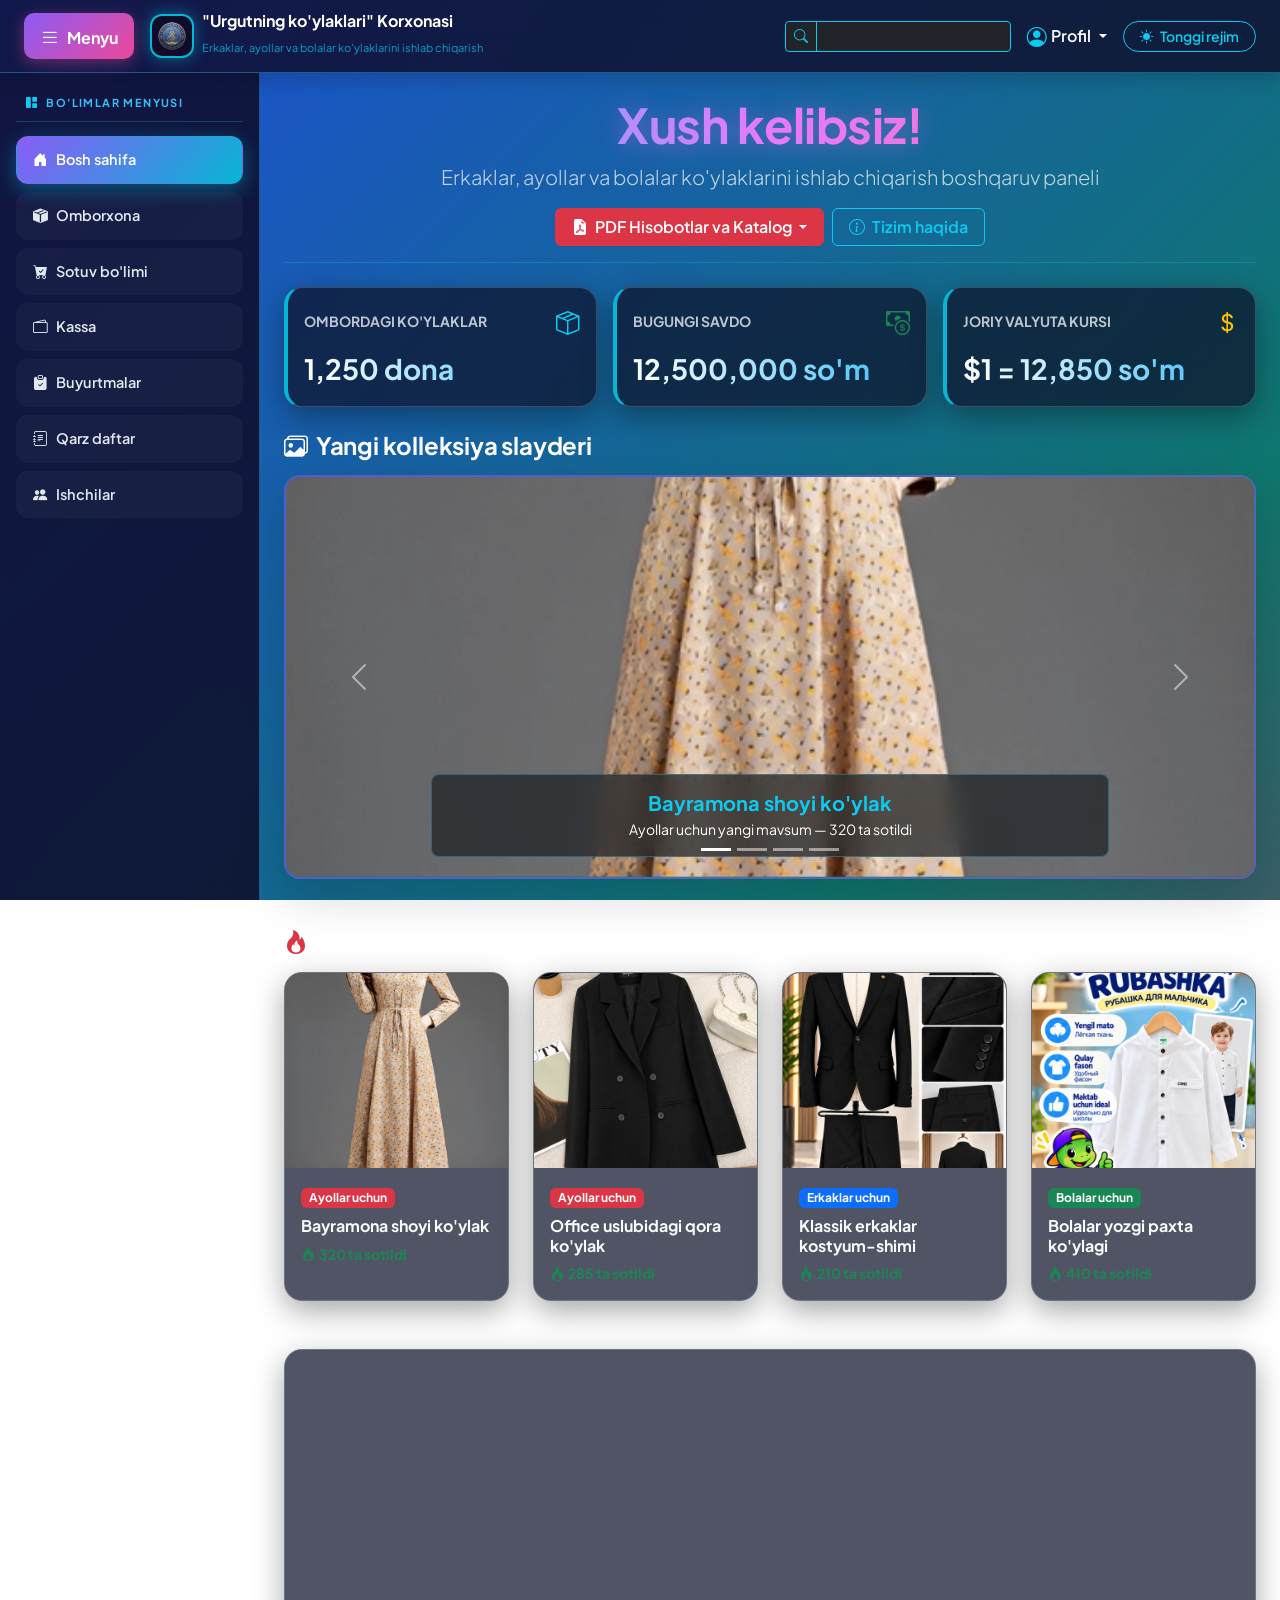
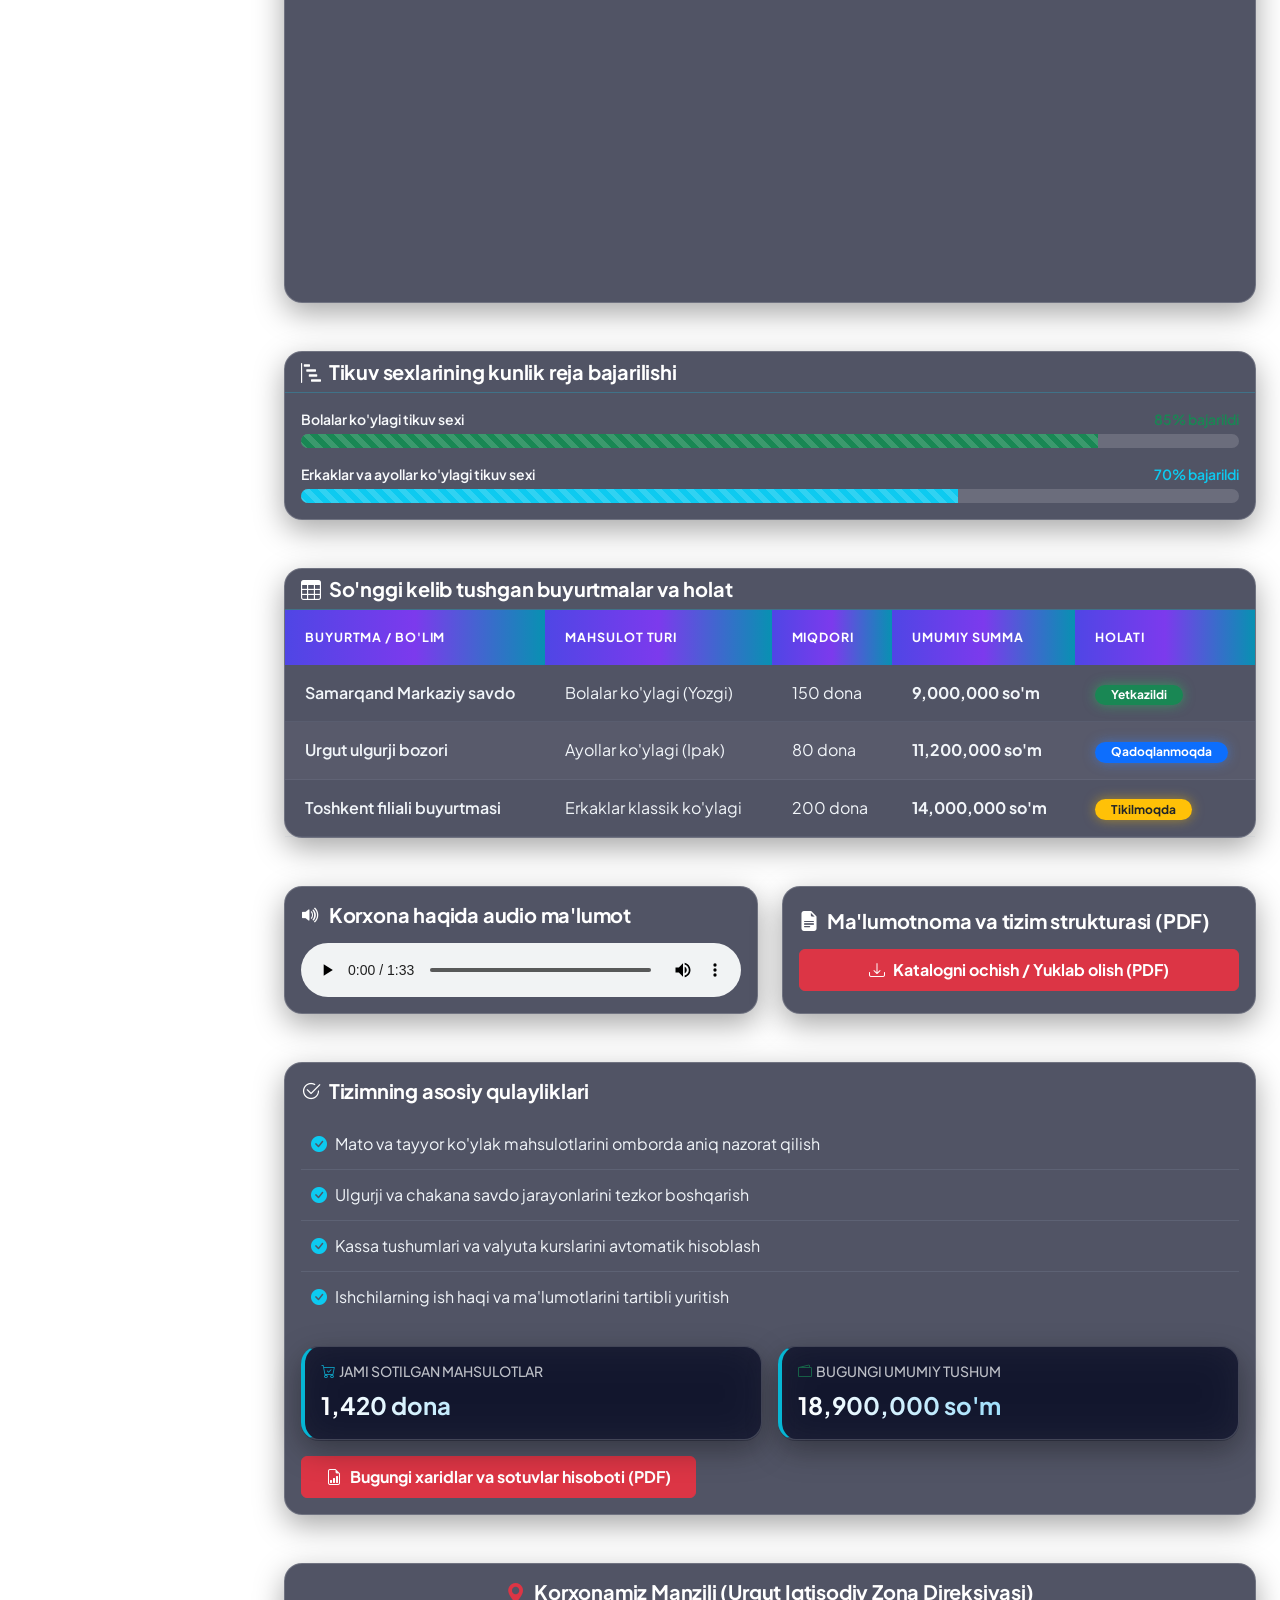
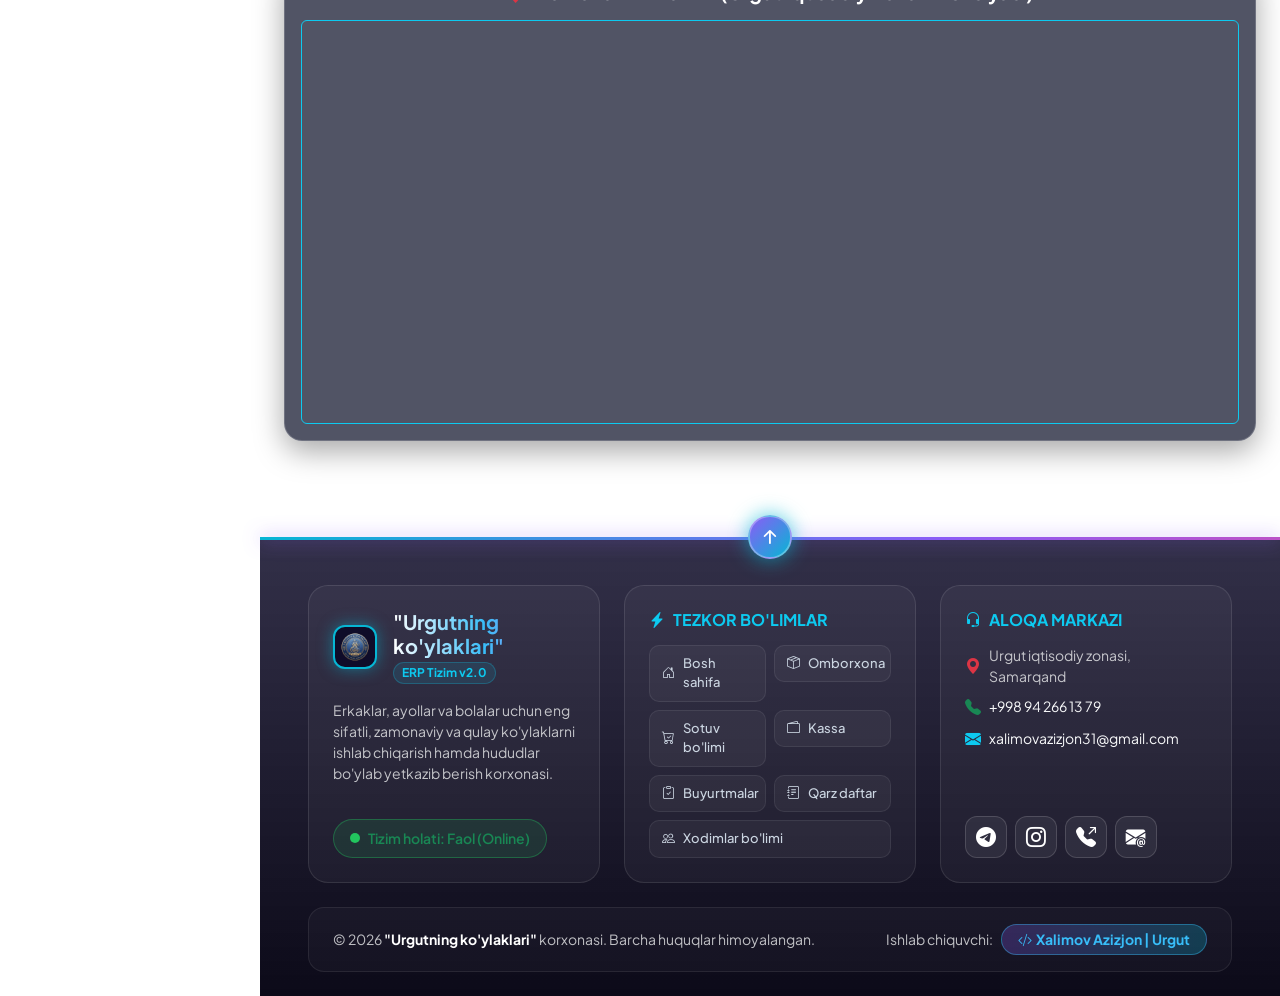
<file: dashboard.html>
<!DOCTYPE html>
<html lang="uz">
<head>
    <meta charset="UTF-8">
    <meta name="viewport" content="width=device-width, initial-scale=1.0">
    <title>👕 "Urgutning ko'ylaklari" Korxonasi - Bosh Sahifa</title>

    <!-- Bootstrap 5 CSS -->
    <link href="https://cdn.jsdelivr.net/npm/bootstrap@5.3.3/dist/css/bootstrap.min.css" rel="stylesheet">
    <!-- Bootstrap Icons -->
    <link href="https://cdn.jsdelivr.net/npm/bootstrap-icons@1.11.3/font/bootstrap-icons.min.css" rel="stylesheet">
    <!-- Maxsus CSS -->
    <link rel="stylesheet" href="css/dashboard.css">
</head>
<body>

    <!-- 7-ko'rsatkich: Konteynerli menyu (Navbar + Container) -->
    <nav class="navbar navbar-expand-lg navbar-dark custom-navbar fixed-top shadow">
        <div class="container-fluid px-3 px-lg-4">
            <!-- Chap Sidebarni ochish/yopish tugmasi -->
            <button id="menuToggleBtn" class="btn btn-info text-white fw-bold me-3 menu-btn" type="button">
                <i class="bi bi-list fs-5 me-1"></i> Menyu
            </button>

            <!-- Logotip va korxona nomi -->
            <a class="navbar-brand d-flex align-items-center gap-2 me-auto" href="dashboard.html">
                <div class="logo-wrapper">
                    <img src="assets/logo.png" alt="Logotip" class="logo-img">
                </div>
                <div class="d-none d-sm-block">
                    <div class="fw-bold fs-6 lh-1 text-white">"Urgutning ko'ylaklari" Korxonasi</div>
                    <small class="text-info opacity-75" style="font-size: 11px;">Erkaklar, ayollar va bolalar ko'ylaklarini ishlab chiqarish</small>
                </div>
            </a>

            <!-- Mobil uchun o'ng menyu tugmasi -->
            <button class="navbar-toggler border-info" type="button" data-bs-toggle="collapse" data-bs-target="#topNavbarContent">
                <span class="navbar-toggler-icon"></span>
            </button>

            <div class="collapse navbar-collapse justify-content-end gap-3 mt-3 mt-lg-0" id="topNavbarContent">
                <!-- 4-ko'rsatkich: Bootstrap formasi (Qidiruv) -->
                <form class="d-flex" role="search" onsubmit="return false;">
                    <div class="input-group input-group-sm">
                        <span class="input-group-text bg-dark border-info text-info">
                            <i class="bi bi-search"></i>
                        </span>
                        <input class="form-control bg-dark text-white border-info" type="search" placeholder="Mahsulot yoki buyurtma..." aria-label="Qidirish">
                    </div>
                </form>

                <!-- 6-ko'rsatkich: Oddiy Dropdown komponenti -->
                <div class="dropdown">
                    <a class="nav-link dropdown-toggle text-white fw-semibold d-flex align-items-center gap-1" href="#" role="button" data-bs-toggle="dropdown" aria-expanded="false">
                        <i class="bi bi-person-circle text-info fs-5"></i> Profil
                    </a>
                    <ul class="dropdown-menu dropdown-menu-end dropdown-menu-dark border-info shadow">
                        <li><h6 class="dropdown-header text-info">Administrator</h6></li>
                        <li><a class="dropdown-item" href="ishchilar.html"><i class="bi bi-people me-2"></i>Xodimlar</a></li>
                        <li><a class="dropdown-item" href="kassa.html"><i class="bi bi-cash-stack me-2"></i>Kassa hisobi</a></li>
                        <li><hr class="dropdown-divider border-secondary"></li>
                        <li><a class="dropdown-item text-danger" href="index.html"><i class="bi bi-box-arrow-right me-2"></i>Tizimdan chiqish</a></li>
                    </ul>
                </div>

                <!-- Tonggi / Tungi rejim tugmasi -->
                <button id="themeToggleBtn" class="btn btn-sm btn-outline-info rounded-pill px-3 fw-semibold" type="button"
                        data-bs-toggle="tooltip" data-bs-placement="bottom" title="Tonggi va Tungi rejimni almashtirish">
                    <i class="bi bi-sun-fill me-1" id="themeIcon"></i>
                    <span id="themeText">Tonggi rejim</span>
                </button>
            </div>
        </div>
    </nav>

    <!-- CHAP QOTIRILGAN SIDEBAR -->
    <aside id="leftSidebar" class="left-sidebar">
        <h6 class="sidebar-heading text-uppercase fw-bold">
            <i class="bi bi-grid-1x2-fill text-info me-2"></i>Bo'limlar menyusi
        </h6>
        <nav class="nav flex-column gap-2">
            <a href="dashboard.html" class="sidebar-link active"><i class="bi bi-house-door-fill me-2"></i>Bosh sahifa</a>
            <a href="omborxona.html" class="sidebar-link"><i class="bi bi-box-seam-fill me-2"></i>Omborxona</a>
            <a href="sotuv.html" class="sidebar-link"><i class="bi bi-cart-check-fill me-2"></i>Sotuv bo'limi</a>
            <a href="kassa.html" class="sidebar-link"><i class="bi bi-wallet2 me-2"></i>Kassa</a>
            <a href="buyurtmalar.html" class="sidebar-link"><i class="bi bi-clipboard-check-fill me-2"></i>Buyurtmalar</a>
            <a href="qarz_daftar.html" class="sidebar-link"><i class="bi bi-journal-text me-2"></i>Qarz daftar</a>
            <a href="ishchilar.html" class="sidebar-link"><i class="bi bi-people-fill me-2"></i>Ishchilar</a>
        </nav>
    </aside>

    <!-- O'RTA VA PASTKI QISM -->
    <div class="page-wrapper">
        <main class="main-content">
            <div class="container-fluid px-3 px-lg-4 py-4">

                <!-- 2-ko'rsatkich: Matnlar dizayni -->
                <div class="text-center pb-3 mb-4 border-bottom border-info border-opacity-25">
                    <h1 class="display-5 fw-bold section-title mb-2">Xush kelibsiz!</h1>
                    <p class="lead opacity-75 mb-3">Erkaklar, ayollar va bolalar ko'ylaklarini ishlab chiqarish boshqaruv paneli</p>

                    <!-- 6-ko'rsatkich (Button Dropdown) va 8-ko'rsatkich (Popover) -->
                    <div class="d-flex justify-content-center flex-wrap gap-2">
                        <div class="btn-group">
                            <button type="button" class="btn btn-danger dropdown-toggle fw-semibold px-3" data-bs-toggle="dropdown" aria-expanded="false">
                                <i class="bi bi-file-earmark-pdf-fill me-1"></i> PDF Hisobotlar va Katalog
                            </button>
                            <ul class="dropdown-menu dropdown-menu-dark border-info">
                                <li><a class="dropdown-item" href="assets/katalog.pdf" target="_blank"><i class="bi bi-book me-2 text-info"></i>Korxona katalogi (PDF)</a></li>
                                <li><a class="dropdown-item" href="assets/sotuv_hisobot.pdf" target="_blank"><i class="bi bi-graph-up-arrow me-2 text-success"></i>Bugungi sotuv hisoboti (PDF)</a></li>
                            </ul>
                        </div>

                        <button type="button" class="btn btn-outline-info fw-semibold px-3"
                                data-bs-toggle="popover"
                                data-bs-trigger="focus"
                                data-bs-placement="bottom"
                                data-bs-title="Tizim holati: Faol"
                                data-bs-content="Barcha bo'limlar (Omborxona, Kassa, Sotuv va Buyurtmalar) real vaqt rejimida sinxronlashtirilgan.">
                            <i class="bi bi-info-circle me-1"></i> Tizim haqida
                        </button>
                    </div>
                </div>

                <!-- 9-ko'rsatkich: Bootstrap Panel (Card) — 3 ta Asosiy Statistika -->
                <div class="row g-3 mb-4">
                    <div class="col-md-4">
                        <div class="card custom-card stat-card h-100">
                            <div class="card-body">
                                <div class="d-flex justify-content-between align-items-center mb-2">
                                    <h6 class="text-uppercase small fw-bold opacity-75 mb-0">Ombordagi ko'ylaklar</h6>
                                    <i class="bi bi-box-seam fs-4 text-info"></i>
                                </div>
                                <div class="fs-3 fw-bold stat-value">1,250 dona</div>
                            </div>
                        </div>
                    </div>
                    <div class="col-md-4">
                        <div class="card custom-card stat-card h-100">
                            <div class="card-body">
                                <div class="d-flex justify-content-between align-items-center mb-2">
                                    <h6 class="text-uppercase small fw-bold opacity-75 mb-0">Bugungi savdo</h6>
                                    <i class="bi bi-cash-coin fs-4 text-success"></i>
                                </div>
                                <div class="fs-3 fw-bold stat-value">12,500,000 so'm</div>
                            </div>
                        </div>
                    </div>
                    <div class="col-md-4">
                        <div class="card custom-card stat-card h-100" data-bs-toggle="tooltip" data-bs-placement="top" title="Markaziy bank joriy kursi asosida">
                            <div class="card-body">
                                <div class="d-flex justify-content-between align-items-center mb-2">
                                    <h6 class="text-uppercase small fw-bold opacity-75 mb-0">Joriy valyuta kursi</h6>
                                    <i class="bi bi-currency-dollar fs-4 text-warning"></i>
                                </div>
                                <div class="fs-3 fw-bold stat-value">$1 = 12,850 so'm</div>
                            </div>
                        </div>
                    </div>
                </div>

                <!-- 10-ko'rsatkich: Bootstrap Slayder (Carousel) -->
                <div class="mb-5">
                    <h3 class="h4 fw-bold section-heading mb-3">
                        <i class="bi bi-images me-2"></i>Yangi kolleksiya slayderi
                    </h3>
                    <div id="koylakSlider" class="carousel slide custom-carousel rounded-4 overflow-hidden shadow-lg" data-bs-ride="carousel">
                        <div class="carousel-indicators">
                            <button type="button" data-bs-target="#koylakSlider" data-bs-slide-to="0" class="active"></button>
                            <button type="button" data-bs-target="#koylakSlider" data-bs-slide-to="1"></button>
                            <button type="button" data-bs-target="#koylakSlider" data-bs-slide-to="2"></button>
                            <button type="button" data-bs-target="#koylakSlider" data-bs-slide-to="3"></button>
                        </div>
                        <div class="carousel-inner">
                            <div class="carousel-item active">
                                <img src="assets/rasm2.jpg" class="d-block w-100 slider-img" alt="Bayramona shoyi ko'ylak">
                                <div class="carousel-caption bg-dark bg-opacity-75 rounded-3 p-2 p-md-3">
                                    <h5 class="fw-bold text-info mb-1">Bayramona shoyi ko'ylak</h5>
                                    <p class="small mb-0">Ayollar uchun yangi mavsum — 320 ta sotildi</p>
                                </div>
                            </div>
                            <div class="carousel-item">
                                <img src="assets/rasm5.jpg" class="d-block w-100 slider-img" alt="Office uslubidagi qora ko'ylak">
                                <div class="carousel-caption bg-dark bg-opacity-75 rounded-3 p-2 p-md-3">
                                    <h5 class="fw-bold text-info mb-1">Office uslubidagi qora ko'ylak</h5>
                                    <p class="small mb-0">Zamonaviy klassik uslub — 285 ta sotildi</p>
                                </div>
                            </div>
                            <div class="carousel-item">
                                <img src="assets/rasm3.jpg" class="d-block w-100 slider-img" alt="Klassik erkaklar kostyum-shimi">
                                <div class="carousel-caption bg-dark bg-opacity-75 rounded-3 p-2 p-md-3">
                                    <h5 class="fw-bold text-info mb-1">Klassik erkaklar kostyum-shimi</h5>
                                    <p class="small mb-0">Yuqori sifatli mato — 210 ta sotildi</p>
                                </div>
                            </div>
                            <div class="carousel-item">
                                <img src="assets/rasm1.jpg" class="d-block w-100 slider-img" alt="Bolalar yozgi paxta ko'ylagi">
                                <div class="carousel-caption bg-dark bg-opacity-75 rounded-3 p-2 p-md-3">
                                    <h5 class="fw-bold text-info mb-1">Bolalar yozgi paxta ko'ylagi</h5>
                                    <p class="small mb-0">100% tabiiy paxta — 410 ta sotildi</p>
                                </div>
                            </div>
                        </div>
                        <button class="carousel-control-prev" type="button" data-bs-target="#koylakSlider" data-bs-slide="prev">
                            <span class="carousel-control-prev-icon"></span>
                        </button>
                        <button class="carousel-control-next" type="button" data-bs-target="#koylakSlider" data-bs-slide="next">
                            <span class="carousel-control-next-icon"></span>
                        </button>
                    </div>
                </div>

                <!-- 5-ko'rsatkich (Media) va 9-ko'rsatkich (Card): Haftalik eng ko'p sotilganlar -->
                <div class="mb-5">
                    <h3 class="h4 fw-bold section-heading mb-3">
                        <i class="bi bi-fire text-danger me-2"></i>Haftada eng ko'p sotilgan ko'ylaklar va kiyimlar
                    </h3>
                    <div class="row g-4">
                        <div class="col-sm-6 col-xl-3">
                            <div class="card custom-card sale-card h-100">
                                <img src="assets/rasm2.jpg" class="card-img-top img-fluid sale-img" alt="Ayollar shoyi ko'ylagi">
                                <div class="card-body">
                                    <span class="badge bg-danger mb-2">Ayollar uchun</span>
                                    <h5 class="card-title fs-6 fw-bold">Bayramona shoyi ko'ylak</h5>
                                    <p class="card-text text-success fw-bold small mb-0"><i class="bi bi-fire me-1"></i>320 ta sotildi</p>
                                </div>
                            </div>
                        </div>
                        <div class="col-sm-6 col-xl-3">
                            <div class="card custom-card sale-card h-100">
                                <img src="assets/rasm5.jpg" class="card-img-top img-fluid sale-img" alt="Ayollar office ko'ylagi">
                                <div class="card-body">
                                    <span class="badge bg-danger mb-2">Ayollar uchun</span>
                                    <h5 class="card-title fs-6 fw-bold">Office uslubidagi qora ko'ylak</h5>
                                    <p class="card-text text-success fw-bold small mb-0"><i class="bi bi-fire me-1"></i>285 ta sotildi</p>
                                </div>
                            </div>
                        </div>
                        <div class="col-sm-6 col-xl-3">
                            <div class="card custom-card sale-card h-100">
                                <img src="assets/rasm3.jpg" class="card-img-top img-fluid sale-img" alt="Erkaklar kostyum-shim">
                                <div class="card-body">
                                    <span class="badge bg-primary mb-2">Erkaklar uchun</span>
                                    <h5 class="card-title fs-6 fw-bold">Klassik erkaklar kostyum-shimi</h5>
                                    <p class="card-text text-success fw-bold small mb-0"><i class="bi bi-fire me-1"></i>210 ta sotildi</p>
                                </div>
                            </div>
                        </div>
                        <div class="col-sm-6 col-xl-3">
                            <div class="card custom-card sale-card h-100">
                                <img src="assets/rasm1.jpg" class="card-img-top img-fluid sale-img" alt="Bolalar yozgi ko'ylagi">
                                <div class="card-body">
                                    <span class="badge bg-success mb-2">Bolalar uchun</span>
                                    <h5 class="card-title fs-6 fw-bold">Bolalar yozgi paxta ko'ylagi</h5>
                                    <p class="card-text text-success fw-bold small mb-0"><i class="bi bi-fire me-1"></i>410 ta sotildi</p>
                                </div>
                            </div>
                        </div>
                    </div>
                </div>

                <!-- 5-ko'rsatkich: Media (Video) Bootstrap Ratio komponenti bilan -->
                <div class="card custom-card p-2 mb-5">
                    <div class="ratio ratio-16x9 rounded overflow-hidden">
                        <video autoplay loop muted playsinline class="object-fit-cover">
                            <source src="assets/korxona.mp4" type="video/mp4">
                        </video>
                    </div>
                </div>

                <!-- 9-ko'rsatkich (Card) va Progress bar: Tikuv sexlari rejasi -->
                <div class="card custom-card mb-5">
                    <div class="card-header bg-transparent border-bottom border-info border-opacity-25">
                        <h4 class="h5 fw-bold section-heading mb-0">
                            <i class="bi bi-bar-chart-steps me-2"></i>Tikuv sexlarining kunlik reja bajarilishi
                        </h4>
                    </div>
                    <div class="card-body">
                        <div class="mb-3">
                            <div class="d-flex justify-content-between fw-semibold small mb-1">
                                <span>Bolalar ko'ylagi tikuv sexi</span>
                                <span class="text-success" data-bs-toggle="tooltip" title="Kunlik reja: 500 dona">85% bajarildi</span>
                            </div>
                            <div class="progress" style="height: 14px;">
                                <div class="progress-bar bg-success progress-bar-striped progress-bar-animated" style="width: 85%"></div>
                            </div>
                        </div>
                        <div>
                            <div class="d-flex justify-content-between fw-semibold small mb-1">
                                <span>Erkaklar va ayollar ko'ylagi tikuv sexi</span>
                                <span class="text-info" data-bs-toggle="tooltip" title="Kunlik reja: 350 dona">70% bajarildi</span>
                            </div>
                            <div class="progress" style="height: 14px;">
                                <div class="progress-bar bg-info progress-bar-striped progress-bar-animated" style="width: 70%"></div>
                            </div>
                        </div>
                    </div>
                </div>

                <!-- 3-ko'rsatkich: Bootstrap Jadval (Table) -->
                <div class="card custom-card mb-5">
                    <div class="card-header bg-transparent border-bottom border-info border-opacity-25">
                        <h4 class="h5 fw-bold section-heading mb-0">
                            <i class="bi bi-table me-2"></i>So'nggi kelib tushgan buyurtmalar va holat
                        </h4>
                    </div>
                    <div class="card-body p-0">
                        <div class="table-responsive">
                            <table class="table table-hover align-middle mb-0 custom-table">
                                <thead>
                                    <tr>
                                        <th>Buyurtma / Bo'lim</th>
                                        <th>Mahsulot turi</th>
                                        <th>Miqdori</th>
                                        <th>Umumiy summa</th>
                                        <th>Holati</th>
                                    </tr>
                                </thead>
                                <tbody>
                                    <tr>
                                        <td class="fw-semibold">Samarqand Markaziy savdo</td>
                                        <td>Bolalar ko'ylagi (Yozgi)</td>
                                        <td>150 dona</td>
                                        <td class="fw-bold">9,000,000 so'm</td>
                                        <td><span class="badge bg-success rounded-pill px-3">Yetkazildi</span></td>
                                    </tr>
                                    <tr>
                                        <td class="fw-semibold">Urgut ulgurji bozori</td>
                                        <td>Ayollar ko'ylagi (Ipak)</td>
                                        <td>80 dona</td>
                                        <td class="fw-bold">11,200,000 so'm</td>
                                        <td><span class="badge bg-primary rounded-pill px-3">Qadoqlanmoqda</span></td>
                                    </tr>
                                    <tr>
                                        <td class="fw-semibold">Toshkent filiali buyurtmasi</td>
                                        <td>Erkaklar klassik ko'ylagi</td>
                                        <td>200 dona</td>
                                        <td class="fw-bold">14,000,000 so'm</td>
                                        <td><span class="badge bg-warning text-dark rounded-pill px-3">Tikilmoqda</span></td>
                                    </tr>
                                </tbody>
                            </table>
                        </div>
                    </div>
                </div>

                <!-- 5-ko'rsatkich: Audio va PDF fayllar bloki -->
                <div class="row g-4 mb-5">
                    <div class="col-md-6">
                        <div class="card custom-card h-100">
                            <div class="card-body d-flex flex-column justify-content-center">
                                <h5 class="fw-bold section-heading mb-3">
                                    <i class="bi bi-volume-up-fill me-2"></i>Korxona haqida audio ma'lumot
                                </h5>
                                <audio controls class="w-100">
                                    <source src="assets/malumot.mp3" type="audio/mpeg">
                                    Brauzeringiz audio tegini qo'llab-quvvatlamaydi.
                                </audio>
                            </div>
                        </div>
                    </div>
                    <div class="col-md-6">
                        <div class="card custom-card h-100">
                            <div class="card-body d-flex flex-column justify-content-center">
                                <h5 class="fw-bold section-heading mb-3">
                                    <i class="bi bi-file-earmark-text-fill me-2"></i>Ma'lumotnoma va tizim strukturasi (PDF)
                                </h5>
                                <a href="assets/katalog.pdf" target="_blank" class="btn btn-danger fw-bold py-2">
                                    <i class="bi bi-download me-2"></i>Katalogni ochish / Yuklab olish (PDF)
                                </a>
                            </div>
                        </div>
                    </div>
                </div>

                <!-- 3-ko'rsatkich: Bootstrap Ro'yxat (List Group) + Qo'shimcha statistika -->
                <div class="card custom-card mb-5">
                    <div class="card-body">
                        <h4 class="h5 fw-bold section-heading mb-3">
                            <i class="bi bi-check2-circle me-2"></i>Tizimning asosiy qulayliklari
                        </h4>
                        <ul class="list-group list-group-flush mb-4 custom-list-group">
                            <li class="list-group-item bg-transparent"><i class="bi bi-check-circle-fill text-info me-2"></i>Mato va tayyor ko'ylak mahsulotlarini omborda aniq nazorat qilish</li>
                            <li class="list-group-item bg-transparent"><i class="bi bi-check-circle-fill text-info me-2"></i>Ulgurji va chakana savdo jarayonlarini tezkor boshqarish</li>
                            <li class="list-group-item bg-transparent"><i class="bi bi-check-circle-fill text-info me-2"></i>Kassa tushumlari va valyuta kurslarini avtomatik hisoblash</li>
                            <li class="list-group-item bg-transparent"><i class="bi bi-check-circle-fill text-info me-2"></i>Ishchilarning ish haqi va ma'lumotlarini tartibli yuritish</li>
                        </ul>

                        <div class="row g-3 mb-3">
                            <div class="col-md-6">
                                <div class="card custom-card stat-card">
                                    <div class="card-body">
                                        <h6 class="small text-uppercase opacity-75"><i class="bi bi-cart-check text-info me-1"></i>Jami Sotilgan Mahsulotlar</h6>
                                        <div class="fs-4 fw-bold stat-value">1,420 dona</div>
                                    </div>
                                </div>
                            </div>
                            <div class="col-md-6">
                                <div class="card custom-card stat-card">
                                    <div class="card-body">
                                        <h6 class="small text-uppercase opacity-75"><i class="bi bi-wallet2 text-success me-1"></i>Bugungi Umumiy Tushum</h6>
                                        <div class="fs-4 fw-bold stat-value">18,900,000 so'm</div>
                                    </div>
                                </div>
                            </div>
                        </div>

                        <a href="assets/sotuv_hisobot.pdf" target="_blank" class="btn btn-danger fw-bold px-4 py-2">
                            <i class="bi bi-file-earmark-bar-graph me-2"></i>Bugungi xaridlar va sotuvlar hisoboti (PDF)
                        </a>
                    </div>
                </div>

                <!-- Yandex Xarita -->
                <div class="card custom-card mb-4">
                    <div class="card-body text-center">
                        <h4 class="h5 fw-bold section-heading mb-3">
                            <i class="bi bi-geo-alt-fill text-danger me-2"></i>Korxonamiz Manzili (Urgut Iqtisodiy Zona Direksiyasi)
                        </h4>
                        <div class="ratio ratio-21x9 rounded overflow-hidden border border-info" style="min-height: 320px;">
                            <iframe src="https://yandex.uz/map-widget/v1/?orgId=206223006365" allowfullscreen="true"></iframe>
                        </div>
                    </div>
                </div>

            </div>
        </main>

        <!-- NOODATIY FUTURISTIK NEON FOOTER -->
        <footer class="ultra-footer position-relative mt-5 pt-5 pb-4">
            <!-- Tepasidagi yuguruvchi neon chiziq -->
            <div class="footer-neon-line"></div>

            <!-- Markazdagi "Yuqoriga qaytish" suzuvchi tugmasi -->
            <a href="#" class="back-to-top-btn" data-bs-toggle="tooltip" data-bs-placement="top" title="Sahifa boshiga qaytish">
                <i class="bi bi-arrow-up-short fs-3"></i>
            </a>

            <div class="container-fluid px-3 px-lg-5 position-relative" style="z-index: 2;">
                
                <!-- Yuqori qism: 3 ta Glassmorphism Bento-karta -->
                <div class="row g-4 mb-4">
                    
                    <!-- 1-Karta: Brend va jonli holat -->
                    <div class="col-lg-4">
                        <div class="footer-glass-card h-100 p-4 d-flex flex-column justify-content-between">
                            <div>
                                <div class="d-flex align-items-center gap-3 mb-3">
                                    <div class="logo-wrapper">
                                        <img src="assets/logo.png" alt="Logotip" class="logo-img">
                                    </div>
                                    <div>
                                        <h5 class="fw-bold mb-0 footer-brand-title">"Urgutning ko'ylaklari"</h5>
                                        <span class="badge bg-info bg-opacity-10 text-info border border-info border-opacity-25 rounded-pill mt-1">
                                            ERP Tizim v2.0
                                        </span>
                                    </div>
                                </div>
                                <p class="small text-light text-opacity-75 mb-4">
                                    Erkaklar, ayollar va bolalar uchun eng sifatli, zamonaviy va qulay ko'ylaklarni ishlab chiqarish hamda hududlar bo'ylab yetkazib berish korxonasi.
                                </p>
                            </div>

                            <!-- Jonli (Pulsing) tizim holati -->
                            <div class="live-status-pill d-inline-flex align-items-center gap-2 px-3 py-2 rounded-pill align-self-start">
                                <span class="pulse-dot"></span>
                                <span class="small fw-semibold text-success">Tizim holati: Faol (Online)</span>
                            </div>
                        </div>
                    </div>

                    <!-- 2-Karta: Tezkor bo'limlar -->
                    <div class="col-lg-4">
                        <div class="footer-glass-card h-100 p-4">
                            <h6 class="text-uppercase fw-bold text-info mb-3">
                                <i class="bi bi-lightning-charge-fill me-2"></i>Tezkor bo'limlar
                            </h6>
                            <div class="row g-2">
                                <div class="col-6">
                                    <a href="dashboard.html" class="footer-chip-link"><i class="bi bi-house-door me-2"></i>Bosh sahifa</a>
                                </div>
                                <div class="col-6">
                                    <a href="omborxona.html" class="footer-chip-link"><i class="bi bi-box-seam me-2"></i>Omborxona</a>
                                </div>
                                <div class="col-6">
                                    <a href="sotuv.html" class="footer-chip-link"><i class="bi bi-cart-check me-2"></i>Sotuv bo'limi</a>
                                </div>
                                <div class="col-6">
                                    <a href="kassa.html" class="footer-chip-link"><i class="bi bi-wallet2 me-2"></i>Kassa</a>
                                </div>
                                <div class="col-6">
                                    <a href="buyurtmalar.html" class="footer-chip-link"><i class="bi bi-clipboard-check me-2"></i>Buyurtmalar</a>
                                </div>
                                <div class="col-6">
                                    <a href="qarz_daftar.html" class="footer-chip-link"><i class="bi bi-journal-text me-2"></i>Qarz daftar</a>
                                </div>
                                <div class="col-12">
                                    <a href="ishchilar.html" class="footer-chip-link"><i class="bi bi-people me-2"></i>Xodimlar bo'limi</a>
                                </div>
                            </div>
                        </div>
                    </div>

                    <!-- 3-Karta: Bog'lanish va Neon ijtimoiy tarmoqlar -->
                    <div class="col-lg-4">
                        <div class="footer-glass-card h-100 p-4 d-flex flex-column justify-content-between">
                            <div>
                                <h6 class="text-uppercase fw-bold text-info mb-3">
                                    <i class="bi bi-headset me-2"></i>Aloqa markazi
                                </h6>
                                <ul class="list-unstyled d-flex flex-column gap-2 small mb-4">
                                    <li class="d-flex align-items-center gap-2 text-light text-opacity-75">
                                        <i class="bi bi-geo-alt-fill text-danger fs-6"></i>
                                        <span>Urgut iqtisodiy zonasi, Samarqand</span>
                                    </li>
                                    <li class="d-flex align-items-center gap-2">
                                        <i class="bi bi-telephone-fill text-success fs-6"></i>
                                        <a href="tel:+998942661379" class="text-light text-decoration-none hover-cyan">+998 94 266 13 79</a>
                                    </li>
                                    <li class="d-flex align-items-center gap-2">
                                        <i class="bi bi-envelope-fill text-info fs-6"></i>
                                        <a href="mailto:xalimovazizjon31@gmail.com" class="text-light text-decoration-none hover-cyan">xalimovazizjon31@gmail.com</a>
                                    </li>
                                </ul>
                            </div>

                            <!-- Neon Ijtimoiy Tarmoqlar paneli -->
                            <div class="d-flex align-items-center gap-2">
                                <a href="https://t.me/KXalimov_Azizjon" target="_blank" class="social-neon-btn telegram" data-bs-toggle="tooltip" title="Telegram: @KXalimov_Azizjon">
                                    <i class="bi bi-telegram fs-5"></i>
                                </a>
                                <a href="https://www.instagram.com/xalimovazizjon31/" target="_blank" class="social-neon-btn instagram" data-bs-toggle="tooltip" title="Instagram: @xalimovazizjon31">
                                    <i class="bi bi-instagram fs-5"></i>
                                </a>
                                <a href="tel:+998942661379" class="social-neon-btn phone" data-bs-toggle="tooltip" title="Qo'ng'iroq qilish">
                                    <i class="bi bi-telephone-outbound-fill fs-5"></i>
                                </a>
                                <a href="mailto:xalimovazizjon31@gmail.com" class="social-neon-btn email" data-bs-toggle="tooltip" title="Email yuborish">
                                    <i class="bi bi-envelope-at-fill fs-5"></i>
                                </a>
                            </div>
                        </div>
                    </div>

                </div>

                <!-- Pastki mualliflik chizig'i -->
                <div class="footer-bottom-bar rounded-4 px-4 py-3 d-flex flex-wrap justify-content-between align-items-center gap-2 small">
                    <div class="text-light text-opacity-75">
                        &copy; 2026 <strong class="text-white">"Urgutning ko'ylaklari"</strong> korxonasi. Barcha huquqlar himoyalangan.
                    </div>
                    <div class="d-flex align-items-center gap-2">
                        <span class="text-light text-opacity-75">Ishlab chiquvchi:</span>
                        <span class="dev-badge px-3 py-1 rounded-pill fw-bold">
                            <i class="bi bi-code-slash me-1"></i>Xalimov Azizjon | Urgut
                        </span>
                    </div>
                </div>

            </div>
        </footer>
    </div>

    <!-- Bootstrap 5 JS Bundle -->
    <script src="https://cdn.jsdelivr.net/npm/bootstrap@5.3.3/dist/js/bootstrap.bundle.min.js"></script>
    <script>
        // Tooltiplarni faollashtirish
        [...document.querySelectorAll('[data-bs-toggle="tooltip"]')].map(el => new bootstrap.Tooltip(el));

        // Popoverlarni faollashtirish
        [...document.querySelectorAll('[data-bs-toggle="popover"]')].map(el => new bootstrap.Popover(el));

        // Chap Sidebarni yopish/ochish
        const menuToggleBtn = document.getElementById('menuToggleBtn');
        menuToggleBtn.addEventListener('click', () => {
            if (window.innerWidth >= 992) {
                document.body.classList.toggle('sidebar-collapsed');
            } else {
                document.body.classList.toggle('sidebar-open');
            }
        });

        // Tonggi / Tungi rejimni almashtirish
        const themeBtn = document.getElementById('themeToggleBtn');
        const themeIcon = document.getElementById('themeIcon');
        const themeText = document.getElementById('themeText');

        themeBtn.addEventListener('click', () => {
            document.body.classList.toggle('light-mode');
            const isLight = document.body.classList.contains('light-mode');
            themeIcon.className = isLight ? 'bi bi-moon-stars-fill me-1' : 'bi bi-sun-fill me-1';
            themeText.textContent = isLight ? 'Tungi rejim' : 'Tonggi rejim';
        });
    </script>
</body>
</html>
</file>
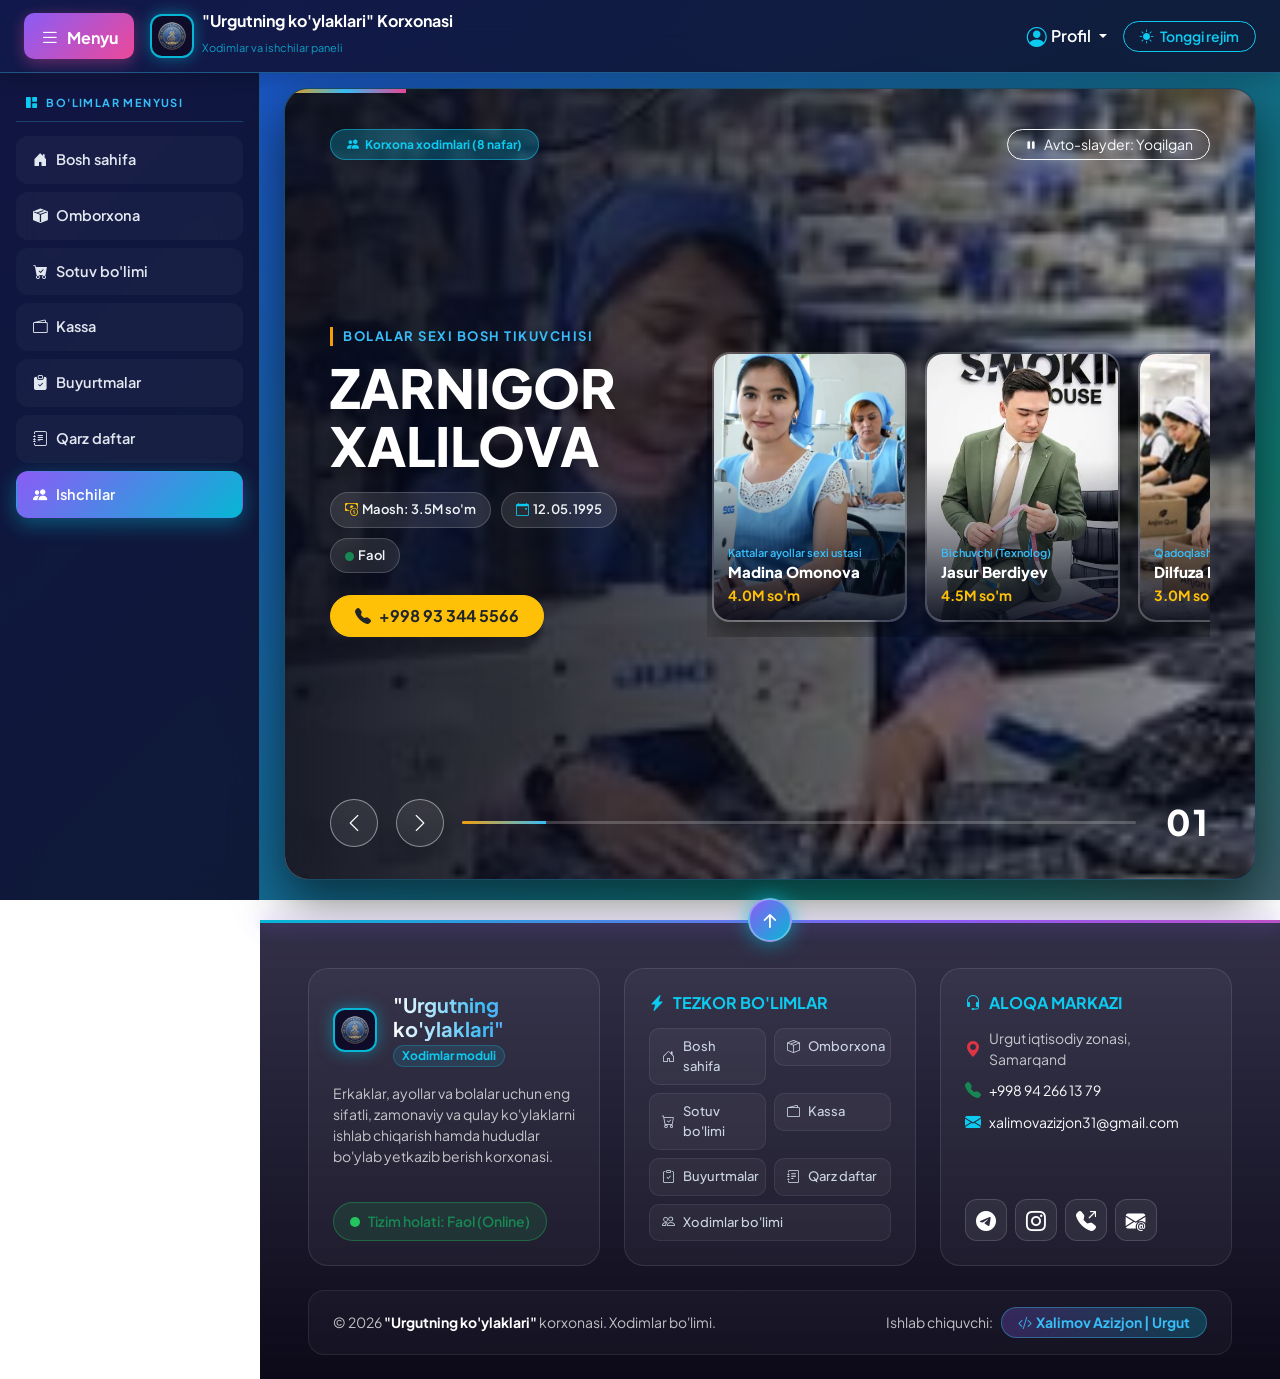
<file: ishchilar.html>
<!DOCTYPE html>
<html lang="uz">
<head>
    <meta charset="UTF-8">
    <!-- 1-ko'rsatkich: Moslashuvchanlik (Responsive) -->
    <meta name="viewport" content="width=device-width, initial-scale=1.0">
    <title>👕 "Urgutning ko'ylaklari" - Ishchilar Bo'limi</title>

    <!-- Bootstrap 5 CSS -->
    <link href="https://cdn.jsdelivr.net/npm/bootstrap@5.3.3/dist/css/bootstrap.min.css" rel="stylesheet">
    <!-- 5-ko'rsatkich: Bootstrap Icons -->
    <link href="https://cdn.jsdelivr.net/npm/bootstrap-icons@1.11.3/font/bootstrap-icons.min.css" rel="stylesheet">
    <!-- Yagona umumiy CSS -->
    <link rel="stylesheet" href="css/dashboard.css">

    <!-- Videodagidek harakatlanuvchi Hero Card Slider stillari -->
    <style>
        .hero-slider-wrapper {
            position: relative;
            width: 100%;
            min-height: calc(100vh - 110px);
            border-radius: 24px;
            overflow: hidden;
            box-shadow: 0 20px 50px rgba(0, 0, 0, 0.55);
            border: 1px solid rgba(56, 189, 248, 0.35);
            background-color: #0b0f19;
        }

        /* Orqa fon rasmi (silliq almashadi va kattalashadi) */
        .hero-bg {
            position: absolute;
            inset: 0;
            background-size: cover;
            background-position: center top;
            transition: background-image 0.7s ease-in-out, transform 1.2s ease;
            transform: scale(1.03);
            z-index: 1;
        }

        .hero-bg.zoom-anim {
            animation: bgZoomIn 0.85s cubic-bezier(0.22, 1, 0.36, 1) forwards;
        }

        @keyframes bgZoomIn {
            0% { transform: scale(1.14); filter: brightness(0.7); }
            100% { transform: scale(1.02); filter: brightness(1); }
        }

        /* Matnlar tiniq o'qilishi uchun qorong'u gradient parda */
        .hero-overlay {
            position: absolute;
            inset: 0;
            background: linear-gradient(
                90deg,
                rgba(8, 11, 26, 0.92) 0%,
                rgba(8, 11, 26, 0.72) 45%,
                rgba(8, 11, 26, 0.32) 100%
            );
            z-index: 2;
        }

        /* Tepasidagi ingichka sariq-neon progress chiziq */
        .hero-top-bar {
            position: absolute;
            top: 0;
            left: 0;
            height: 4px;
            background: linear-gradient(90deg, #f59e0b, #38bdf8, #ec4899);
            z-index: 5;
            transition: width 0.5s ease;
        }

        /* Asosiy kontent qatlami */
        .hero-content-layer {
            position: relative;
            z-index: 4;
            min-height: calc(100vh - 110px);
            display: flex;
            flex-direction: column;
            justify-content: space-between;
            padding: 40px 45px 30px;
        }

        /* Chap tarafdagi xodim ma'lumotlari */
        .worker-info-box {
            max-width: 520px;
            animation: slideUpFade 0.65s cubic-bezier(0.22, 1, 0.36, 1);
        }

        @keyframes slideUpFade {
            0% { opacity: 0; transform: translateY(28px); }
            100% { opacity: 1; transform: translateY(0); }
        }

        .worker-role-tag {
            display: inline-block;
            font-size: 13px;
            font-weight: 700;
            letter-spacing: 1.5px;
            text-transform: uppercase;
            color: #38bdf8;
            border-left: 3px solid #f59e0b;
            padding-left: 10px;
            margin-bottom: 12px;
        }

        .worker-big-name {
            font-size: clamp(2.1rem, 4.2vw, 3.8rem);
            font-weight: 800;
            line-height: 1.08;
            text-transform: uppercase;
            color: #ffffff;
            text-shadow: 0 6px 25px rgba(0, 0, 0, 0.5);
            margin-bottom: 18px;
        }

        .worker-meta-list {
            display: flex;
            flex-wrap: wrap;
            gap: 10px;
            margin-bottom: 22px;
        }

        .worker-meta-chip {
            background: rgba(255, 255, 255, 0.1);
            backdrop-filter: blur(10px);
            border: 1px solid rgba(255, 255, 255, 0.18);
            color: #f1f5f9;
            padding: 7px 14px;
            border-radius: 999px;
            font-size: 13px;
            font-weight: 600;
        }

        /* O'ng tarafdagi harakatlanuvchi kartalar qatori */
        .cards-queue-container {
            display: flex;
            gap: 18px;
            overflow: hidden;
            padding: 15px 5px;
            align-items: flex-end;
        }

        .queue-card {
            position: relative;
            flex: 0 0 195px;
            height: 270px;
            border-radius: 18px;
            overflow: hidden;
            cursor: pointer;
            border: 2px solid rgba(255, 255, 255, 0.22);
            box-shadow: 0 15px 30px rgba(0, 0, 0, 0.5);
            transition: all 0.45s cubic-bezier(0.22, 1, 0.36, 1);
            animation: cardSlideIn 0.55s cubic-bezier(0.22, 1, 0.36, 1);
        }

        @keyframes cardSlideIn {
            0% { opacity: 0; transform: translateX(45px) scale(0.92); }
            100% { opacity: 1; transform: translateX(0) scale(1); }
        }

        .queue-card:hover {
            transform: translateY(-10px) scale(1.03);
            border-color: #38bdf8;
            box-shadow: 0 20px 35px rgba(6, 182, 212, 0.4);
        }

        .queue-card img {
            width: 100%;
            height: 100%;
            object-fit: cover;
            object-position: top;
            transition: transform 0.45s ease;
        }

        .queue-card:hover img {
            transform: scale(1.08);
        }

        .queue-card-overlay {
            position: absolute;
            inset: 0;
            background: linear-gradient(180deg, transparent 40%, rgba(7, 10, 25, 0.92) 100%);
            display: flex;
            flex-direction: column;
            justify-content: flex-end;
            padding: 14px;
            color: #ffffff;
        }

        .queue-card-role {
            font-size: 11px;
            color: #38bdf8;
            font-weight: 600;
            white-space: nowrap;
            overflow: hidden;
            text-overflow: ellipsis;
        }

        .queue-card-name {
            font-size: 15px;
            font-weight: 800;
            line-height: 1.2;
            margin-top: 2px;
        }

        /* Pastki boshqaruv paneli (Tugmalar + Chiziq + Katta Raqam) */
        .slider-controls-bar {
            display: flex;
            align-items: center;
            gap: 18px;
            margin-top: 20px;
        }

        .nav-circle-btn {
            width: 48px;
            height: 48px;
            border-radius: 50%;
            border: 1.5px solid rgba(255, 255, 255, 0.45);
            background: rgba(255, 255, 255, 0.08);
            backdrop-filter: blur(8px);
            color: #ffffff;
            display: flex;
            align-items: center;
            justify-content: center;
            font-size: 20px;
            cursor: pointer;
            transition: all 0.25s ease;
        }

        .nav-circle-btn:hover {
            background: linear-gradient(135deg, #6366f1, #06b6d4);
            border-color: transparent;
            transform: scale(1.08);
            box-shadow: 0 0 18px rgba(6, 182, 212, 0.6);
        }

        .slider-track {
            flex: 1;
            height: 3px;
            background: rgba(255, 255, 255, 0.2);
            border-radius: 99px;
            overflow: hidden;
        }

        .slider-track-fill {
            height: 100%;
            background: linear-gradient(90deg, #f59e0b, #38bdf8);
            transition: width 0.45s ease;
        }

        .slide-big-number {
            font-size: 2.2rem;
            font-weight: 800;
            color: #ffffff;
            letter-spacing: 2px;
            min-width: 56px;
            text-align: right;
        }

        @media (max-width: 991.98px) {
            .hero-content-layer {
                padding: 25px 20px;
            }
            .cards-queue-container {
                overflow-x: auto;
            }
            .queue-card {
                flex: 0 0 155px;
                height: 215px;
            }
        }
    </style>
</head>
<body>

    <!-- 7-ko'rsatkich: Konteynerli menyu (Navbar + Container) -->
    <nav class="navbar navbar-expand-lg navbar-dark custom-navbar fixed-top shadow">
        <div class="container-fluid px-3 px-lg-4">
            <button id="menuToggleBtn" class="btn btn-info text-white fw-bold me-3 menu-btn" type="button">
                <i class="bi bi-list fs-5 me-1"></i> Menyu
            </button>

            <a class="navbar-brand d-flex align-items-center gap-2 me-auto" href="dashboard.html">
                <div class="logo-wrapper">
                    <img src="assets/logo.png" alt="Logotip" class="logo-img">
                </div>
                <div class="d-none d-sm-block">
                    <div class="fw-bold fs-6 lh-1 text-white">"Urgutning ko'ylaklari" Korxonasi</div>
                    <small class="text-info opacity-75" style="font-size: 11px;">Xodimlar va ishchilar paneli</small>
                </div>
            </a>

            <button class="navbar-toggler border-info" type="button" data-bs-toggle="collapse" data-bs-target="#topNavbarContent">
                <span class="navbar-toggler-icon"></span>
            </button>

            <div class="collapse navbar-collapse justify-content-end gap-3 mt-3 mt-lg-0" id="topNavbarContent">
                <!-- 6-ko'rsatkich: Oddiy Dropdown -->
                <div class="dropdown">
                    <a class="nav-link dropdown-toggle text-white fw-semibold d-flex align-items-center gap-1" href="#" role="button" data-bs-toggle="dropdown">
                        <i class="bi bi-person-circle text-info fs-5"></i> Profil
                    </a>
                    <ul class="dropdown-menu dropdown-menu-end dropdown-menu-dark border-info shadow">
                        <li><h6 class="dropdown-header text-info">Administrator</h6></li>
                        <li><a class="dropdown-item" href="dashboard.html"><i class="bi bi-house me-2"></i>Bosh sahifa</a></li>
                        <li><a class="dropdown-item" href="kassa.html"><i class="bi bi-cash-stack me-2"></i>Kassa hisobi</a></li>
                        <li><hr class="dropdown-divider border-secondary"></li>
                        <li><a class="dropdown-item text-danger" href="index.html"><i class="bi bi-box-arrow-right me-2"></i>Tizimdan chiqish</a></li>
                    </ul>
                </div>

                <!-- Tonggi / Tungi rejim -->
                <button id="themeToggleBtn" class="btn btn-sm btn-outline-info rounded-pill px-3 fw-semibold" type="button"
                        data-bs-toggle="tooltip" data-bs-placement="bottom" title="Tonggi va Tungi rejimni almashtirish">
                    <i class="bi bi-sun-fill me-1" id="themeIcon"></i>
                    <span id="themeText">Tonggi rejim</span>
                </button>
            </div>
        </div>
    </nav>

    <!-- CHAP QOTIRILGAN SIDEBAR -->
    <aside id="leftSidebar" class="left-sidebar">
        <h6 class="sidebar-heading text-uppercase fw-bold">
            <i class="bi bi-grid-1x2-fill text-info me-2"></i>Bo'limlar menyusi
        </h6>
        <nav class="nav flex-column gap-2">
            <a href="dashboard.html" class="sidebar-link"><i class="bi bi-house-door-fill me-2"></i>Bosh sahifa</a>
            <a href="omborxona.html" class="sidebar-link"><i class="bi bi-box-seam-fill me-2"></i>Omborxona</a>
            <a href="sotuv.html" class="sidebar-link"><i class="bi bi-cart-check-fill me-2"></i>Sotuv bo'limi</a>
            <a href="kassa.html" class="sidebar-link"><i class="bi bi-wallet2 me-2"></i>Kassa</a>
            <a href="buyurtmalar.html" class="sidebar-link"><i class="bi bi-clipboard-check-fill me-2"></i>Buyurtmalar</a>
            <a href="qarz_daftar.html" class="sidebar-link"><i class="bi bi-journal-text me-2"></i>Qarz daftar</a>
            <a href="ishchilar.html" class="sidebar-link active"><i class="bi bi-people-fill me-2"></i>Ishchilar</a>
        </nav>
    </aside>

    <!-- ASOSIY KONTENT -->
    <div class="page-wrapper">
        <main class="main-content">
            <div class="container-fluid px-3 px-lg-4 py-3">

                <!-- 10-ko'rsatkich: VIDEODAGIDEK HARAKATLANUVCHI HERO SLAYDER -->
                <section class="hero-slider-wrapper" id="heroSlider">
                    <div class="hero-top-bar" id="heroTopBar" style="width: 12.5%;"></div>
                    <div class="hero-bg" id="heroBg"></div>
                    <div class="hero-overlay"></div>

                    <div class="hero-content-layer">
                        <!-- Yuqori qator: Sarlavha va Avto-aylanish tugmasi -->
                        <div class="d-flex justify-content-between align-items-center flex-wrap gap-2">
                            <span class="badge bg-info bg-opacity-25 text-info border border-info border-opacity-50 px-3 py-2 rounded-pill">
                                <i class="bi bi-people-fill me-1"></i> Korxona xodimlari (8 nafar)
                            </span>
                            <button id="autoPlayBtn" class="btn btn-sm btn-outline-light rounded-pill px-3">
                                <i class="bi bi-pause-fill me-1"></i> Avto-slayder: Yoqilgan
                            </button>
                        </div>

                        <!-- O'rta qator: Chapda ma'lumot, o'ngda kartalar qatori -->
                        <div class="row align-items-end g-4 my-auto py-4">
                            <div class="col-lg-5">
                                <div class="worker-info-box" id="workerInfoBox">
                                    <!-- JS orqali to'ldiriladi -->
                                </div>
                            </div>
                            <div class="col-lg-7">
                                <div class="cards-queue-container" id="cardsQueue">
                                    <!-- JS orqali qolgan kartalar chiqadi -->
                                </div>
                            </div>
                        </div>

                        <!-- Pastki qator: Oldinga/Orqaga tugmalar, chiziq va 01-08 raqam -->
                        <div class="slider-controls-bar">
                            <button class="nav-circle-btn" id="prevBtn" data-bs-toggle="tooltip" title="Oldingi xodim">
                                <i class="bi bi-chevron-left"></i>
                            </button>
                            <button class="nav-circle-btn" id="nextBtn" data-bs-toggle="tooltip" title="Keyingi xodim">
                                <i class="bi bi-chevron-right"></i>
                            </button>
                            <div class="slider-track">
                                <div class="slider-track-fill" id="sliderTrackFill" style="width: 12.5%;"></div>
                            </div>
                            <div class="slide-big-number" id="slideBigNumber">01</div>
                        </div>
                    </div>
                </section>

            </div>
        </main>

        <!-- NOODATIY FUTURISTIK NEON FOOTER -->
        <footer class="ultra-footer position-relative mt-4 pt-5 pb-4">
            <div class="footer-neon-line"></div>
            <a href="#" class="back-to-top-btn" data-bs-toggle="tooltip" data-bs-placement="top" title="Sahifa boshiga qaytish">
                <i class="bi bi-arrow-up-short fs-3"></i>
            </a>

            <div class="container-fluid px-3 px-lg-5 position-relative" style="z-index: 2;">
                <div class="row g-4 mb-4">
                    <div class="col-lg-4">
                        <div class="footer-glass-card h-100 p-4 d-flex flex-column justify-content-between">
                            <div>
                                <div class="d-flex align-items-center gap-3 mb-3">
                                    <div class="logo-wrapper">
                                        <img src="assets/logo.png" alt="Logotip" class="logo-img">
                                    </div>
                                    <div>
                                        <h5 class="fw-bold mb-0 footer-brand-title">"Urgutning ko'ylaklari"</h5>
                                        <span class="badge bg-info bg-opacity-10 text-info border border-info border-opacity-25 rounded-pill mt-1">
                                            Xodimlar moduli
                                        </span>
                                    </div>
                                </div>
                                <p class="small text-light text-opacity-75 mb-4">
                                    Erkaklar, ayollar va bolalar uchun eng sifatli, zamonaviy va qulay ko'ylaklarni ishlab chiqarish hamda hududlar bo'ylab yetkazib berish korxonasi.
                                </p>
                            </div>
                            <div class="live-status-pill d-inline-flex align-items-center gap-2 px-3 py-2 rounded-pill align-self-start">
                                <span class="pulse-dot"></span>
                                <span class="small fw-semibold text-success">Tizim holati: Faol (Online)</span>
                            </div>
                        </div>
                    </div>

                    <div class="col-lg-4">
                        <div class="footer-glass-card h-100 p-4">
                            <h6 class="text-uppercase fw-bold text-info mb-3">
                                <i class="bi bi-lightning-charge-fill me-2"></i>Tezkor bo'limlar
                            </h6>
                            <div class="row g-2">
                                <div class="col-6"><a href="dashboard.html" class="footer-chip-link"><i class="bi bi-house-door me-2"></i>Bosh sahifa</a></div>
                                <div class="col-6"><a href="omborxona.html" class="footer-chip-link"><i class="bi bi-box-seam me-2"></i>Omborxona</a></div>
                                <div class="col-6"><a href="sotuv.html" class="footer-chip-link"><i class="bi bi-cart-check me-2"></i>Sotuv bo'limi</a></div>
                                <div class="col-6"><a href="kassa.html" class="footer-chip-link"><i class="bi bi-wallet2 me-2"></i>Kassa</a></div>
                                <div class="col-6"><a href="buyurtmalar.html" class="footer-chip-link"><i class="bi bi-clipboard-check me-2"></i>Buyurtmalar</a></div>
                                <div class="col-6"><a href="qarz_daftar.html" class="footer-chip-link"><i class="bi bi-journal-text me-2"></i>Qarz daftar</a></div>
                                <div class="col-12"><a href="ishchilar.html" class="footer-chip-link"><i class="bi bi-people me-2"></i>Xodimlar bo'limi</a></div>
                            </div>
                        </div>
                    </div>

                    <div class="col-lg-4">
                        <div class="footer-glass-card h-100 p-4 d-flex flex-column justify-content-between">
                            <div>
                                <h6 class="text-uppercase fw-bold text-info mb-3">
                                    <i class="bi bi-headset me-2"></i>Aloqa markazi
                                </h6>
                                <ul class="list-unstyled d-flex flex-column gap-2 small mb-4">
                                    <li class="d-flex align-items-center gap-2 text-light text-opacity-75"><i class="bi bi-geo-alt-fill text-danger fs-6"></i><span>Urgut iqtisodiy zonasi, Samarqand</span></li>
                                    <li class="d-flex align-items-center gap-2"><i class="bi bi-telephone-fill text-success fs-6"></i><a href="tel:+998942661379" class="text-light text-decoration-none hover-cyan">+998 94 266 13 79</a></li>
                                    <li class="d-flex align-items-center gap-2"><i class="bi bi-envelope-fill text-info fs-6"></i><a href="mailto:xalimovazizjon31@gmail.com" class="text-light text-decoration-none hover-cyan">xalimovazizjon31@gmail.com</a></li>
                                </ul>
                            </div>
                            <div class="d-flex align-items-center gap-2">
                                <a href="https://t.me/KXalimov_Azizjon" target="_blank" class="social-neon-btn telegram" data-bs-toggle="tooltip" title="Telegram: @KXalimov_Azizjon"><i class="bi bi-telegram fs-5"></i></a>
                                <a href="https://www.instagram.com/xalimovazizjon31/" target="_blank" class="social-neon-btn instagram" data-bs-toggle="tooltip" title="Instagram: @xalimovazizjon31"><i class="bi bi-instagram fs-5"></i></a>
                                <a href="tel:+998942661379" class="social-neon-btn phone" data-bs-toggle="tooltip" title="Qo'ng'iroq qilish"><i class="bi bi-telephone-outbound-fill fs-5"></i></a>
                                <a href="mailto:xalimovazizjon31@gmail.com" class="social-neon-btn email" data-bs-toggle="tooltip" title="Email yuborish"><i class="bi bi-envelope-at-fill fs-5"></i></a>
                            </div>
                        </div>
                    </div>
                </div>

                <div class="footer-bottom-bar rounded-4 px-4 py-3 d-flex flex-wrap justify-content-between align-items-center gap-2 small">
                    <div class="text-light text-opacity-75">&copy; 2026 <strong class="text-white">"Urgutning ko'ylaklari"</strong> korxonasi. Xodimlar bo'limi.</div>
                    <div class="d-flex align-items-center gap-2">
                        <span class="text-light text-opacity-75">Ishlab chiquvchi:</span>
                        <span class="dev-badge px-3 py-1 rounded-pill fw-bold"><i class="bi bi-code-slash me-1"></i>Xalimov Azizjon | Urgut</span>
                    </div>
                </div>
            </div>
        </footer>
    </div>

    <!-- Bootstrap 5 JS Bundle -->
    <script src="https://cdn.jsdelivr.net/npm/bootstrap@5.3.3/dist/js/bootstrap.bundle.min.js"></script>
    <script>
        // Tooltiplarni faollashtirish
        [...document.querySelectorAll('[data-bs-toggle="tooltip"]')].map(el => new bootstrap.Tooltip(el));

        // Chap Sidebarni yopish/ochish
        document.getElementById('menuToggleBtn').addEventListener('click', () => {
            if (window.innerWidth >= 992) {
                document.body.classList.toggle('sidebar-collapsed');
            } else {
                document.body.classList.toggle('sidebar-open');
            }
        });

        // Tonggi / Tungi rejim
        const themeBtn = document.getElementById('themeToggleBtn');
        const themeIcon = document.getElementById('themeIcon');
        const themeText = document.getElementById('themeText');
        themeBtn.addEventListener('click', () => {
            document.body.classList.toggle('light-mode');
            const isLight = document.body.classList.contains('light-mode');
            themeIcon.className = isLight ? 'bi bi-moon-stars-fill me-1' : 'bi bi-sun-fill me-1';
            themeText.textContent = isLight ? 'Tungi rejim' : 'Tonggi rejim';
        });

        // 8 nafar xodim ma'lumotlari
        const workers = [
            { name: "Zarnigor Xalilova", role: "Bolalar sexi bosh tikuvchisi", salary: "3.5M so'm", birth: "12.05.1995", phone: "+998 93 344 5566", status: "Faol", active: true, img: "assets/image1.png" },
            { name: "Madina Omonova", role: "Kattalar ayollar sexi ustasi", salary: "4.0M so'm", birth: "18.09.1992", phone: "+998 94 555 7788", status: "Faol", active: true, img: "assets/image2.png" },
            { name: "Jasur Berdiyev", role: "Bichuvchi (Texnolog)", salary: "4.5M so'm", birth: "25.03.1990", phone: "+998 90 123 4567", status: "Faol", active: true, img: "assets/image3.png" },
            { name: "Dilfuza Karimova", role: "Qadoqlash bo'limi mutaxassisi", salary: "3.0M so'm", birth: "04.11.1998", phone: "+998 91 988 7766", status: "Nofaol", active: false, img: "assets/image4.png" },
            { name: "Shoxrux Normurodov", role: "Sifat nazoratchisi (OTK)", salary: "3.8M so'm", birth: "14.02.1991", phone: "+998 90 654 3322", status: "Faol", active: true, img: "assets/image5.png" },
            { name: "Gulnora Toshpulatova", role: "Dazmollash va qadoqlash ustasi", salary: "3.2M so'm", birth: "30.06.1994", phone: "+998 93 777 8899", status: "Faol", active: true, img: "assets/image6.png" },
            { name: "Otabek Safarov", role: "Omborchi (Xomashyo)", salary: "3.6M so'm", birth: "19.12.1988", phone: "+998 91 444 3322", status: "Faol", active: true, img: "assets/image7.png" },
            { name: "Feruza Jumayeva", role: "Dizayner-modeler", salary: "4.8M so'm", birth: "05.08.1996", phone: "+998 94 111 2233", status: "Faol", active: true, img: "assets/image.png" }
        ];

        let currentIndex = 0;
        let autoPlay = true;
        let timer = null;

        const heroBg = document.getElementById('heroBg');
        const workerInfoBox = document.getElementById('workerInfoBox');
        const cardsQueue = document.getElementById('cardsQueue');
        const slideBigNumber = document.getElementById('slideBigNumber');
        const sliderTrackFill = document.getElementById('sliderTrackFill');
        const heroTopBar = document.getElementById('heroTopBar');

        function renderSlider() {
            const w = workers[currentIndex];

            // 1. Orqa fonni zoom animatsiya bilan yangilash
            heroBg.classList.remove('zoom-anim');
            void heroBg.offsetWidth; // Animatsiyani qayta ishga tushirish
            heroBg.style.backgroundImage = `url('${w.img}')`;
            heroBg.classList.add('zoom-anim');

            // 2. Chap tarafdagi xodim ma'lumotlari
            workerInfoBox.style.animation = 'none';
            void workerInfoBox.offsetWidth;
            workerInfoBox.style.animation = 'slideUpFade 0.65s cubic-bezier(0.22, 1, 0.36, 1)';
            workerInfoBox.innerHTML = `
                <div class="worker-role-tag">${w.role}</div>
                <h1 class="worker-big-name">${w.name}</h1>
                <div class="worker-meta-list">
                    <span class="worker-meta-chip"><i class="bi bi-cash-coin text-warning me-1"></i>Maosh: ${w.salary}</span>
                    <span class="worker-meta-chip"><i class="bi bi-calendar-event text-info me-1"></i>${w.birth}</span>
                    <span class="worker-meta-chip">
                        <i class="bi bi-circle-fill me-1 ${w.active ? 'text-success' : 'text-danger'}" style="font-size: 9px;"></i>${w.status}
                    </span>
                </div>
                <div class="d-flex flex-wrap gap-2">
                    <a href="tel:${w.phone.replace(/\s+/g, '')}" class="btn btn-warning fw-bold rounded-pill px-4 py-2 text-dark">
                        <i class="bi bi-telephone-fill me-2"></i>${w.phone}
                    </a>
                </div>
            `;

            // 3. O'ng tarafdagi keyingi 4 ta karta qatori
            cardsQueue.innerHTML = '';
            for (let i = 1; i <= 4; i++) {
                const idx = (currentIndex + i) % workers.length;
                const item = workers[idx];
                const card = document.createElement('div');
                card.className = 'queue-card';
                card.style.animationDelay = `${i * 0.05}s`;
                card.innerHTML = `
                    <img src="${item.img}" alt="${item.name}">
                    <div class="queue-card-overlay">
                        <span class="queue-card-role">${item.role}</span>
                        <div class="queue-card-name">${item.name}</div>
                        <small class="text-warning fw-bold mt-1">${item.salary}</small>
                    </div>
                `;
                card.addEventListener('click', () => {
                    currentIndex = idx;
                    renderSlider();
                    resetTimer();
                });
                cardsQueue.appendChild(card);
            }

            // 4. Raqam va Progress barni yangilash
            slideBigNumber.textContent = String(currentIndex + 1).padStart(2, '0');
            const pct = ((currentIndex + 1) / workers.length) * 100;
            sliderTrackFill.style.width = `${pct}%`;
            heroTopBar.style.width = `${pct}%`;
        }

        function nextSlide() {
            currentIndex = (currentIndex + 1) % workers.length;
            renderSlider();
        }

        function prevSlide() {
            currentIndex = (currentIndex - 1 + workers.length) % workers.length;
            renderSlider();
        }

        function resetTimer() {
            if (timer) clearInterval(timer);
            if (autoPlay) {
                timer = setInterval(nextSlide, 4500);
            }
        }

        document.getElementById('nextBtn').addEventListener('click', () => { nextSlide(); resetTimer(); });
        document.getElementById('prevBtn').addEventListener('click', () => { prevSlide(); resetTimer(); });

        // Avto-slayderni yoqish / to'xtatish
        const autoPlayBtn = document.getElementById('autoPlayBtn');
        autoPlayBtn.addEventListener('click', () => {
            autoPlay = !autoPlay;
            autoPlayBtn.innerHTML = autoPlay
                ? '<i class="bi bi-pause-fill me-1"></i> Avto-slayder: Yoqilgan'
                : '<i class="bi bi-play-fill me-1"></i> Avto-slayder: To\'xtatilgan';
            resetTimer();
        });

        // Klaviatura strelkalari bilan ham boshqarish
        document.addEventListener('keydown', (e) => {
            if (e.key === 'ArrowRight') { nextSlide(); resetTimer(); }
            if (e.key === 'ArrowLeft') { prevSlide(); resetTimer(); }
        });

        // Ishga tushirish
        renderSlider();
        resetTimer();
    </script>
</body>
</html>
</file>
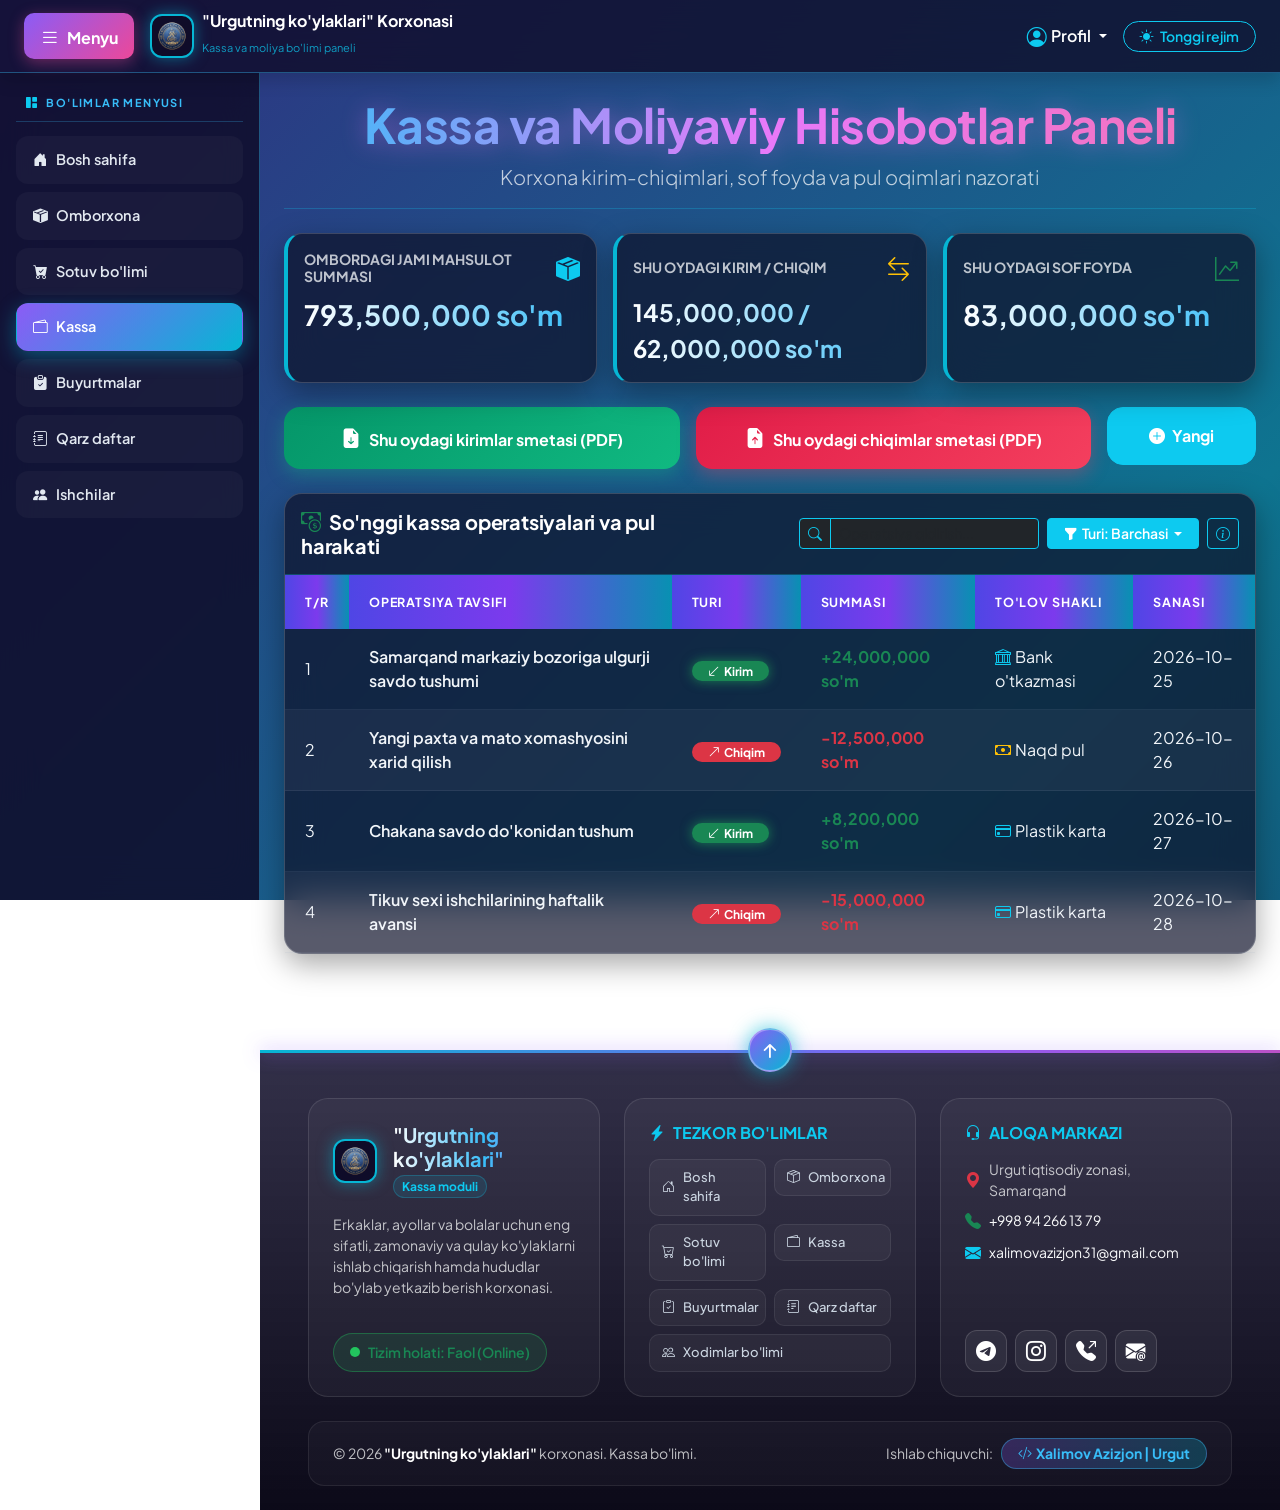
<file: kassa.html>
<!DOCTYPE html>
<html lang="uz">
<head>
    <meta charset="UTF-8">
    <!-- 1-ko'rsatkich: Moslashuvchanlik (Responsive) -->
    <meta name="viewport" content="width=device-width, initial-scale=1.0">
    <title>👕 "Urgutning ko'ylaklari" - Kassa va Moliya Bo'limi</title>

    <!-- Bootstrap 5 CSS -->
    <link href="https://cdn.jsdelivr.net/npm/bootstrap@5.3.3/dist/css/bootstrap.min.css" rel="stylesheet">
    <!-- 5-ko'rsatkich: Bootstrap Icons -->
    <link href="https://cdn.jsdelivr.net/npm/bootstrap-icons@1.11.3/font/bootstrap-icons.min.css" rel="stylesheet">
    <!-- Yagona umumiy CSS -->
    <link rel="stylesheet" href="css/dashboard.css">

    <!-- Kassa bo'limi uchun maxsus moliya-zumrad jilolanuvchi gradient -->
    <style>
        body.kassa-page {
            background: linear-gradient(
                -45deg,
                #062c30,
                #0f172a,
                #065f46,
                #1e1b4b,
                #0e7490,
                #312e81
            );
            background-size: 400% 400%;
            animation: kassaAurora 9s ease infinite;
            background-attachment: fixed;
        }

        @keyframes kassaAurora {
            0% { background-position: 0% 50%; }
            50% { background-position: 100% 50%; }
            100% { background-position: 0% 50%; }
        }

        body.kassa-page.light-mode {
            background: linear-gradient(-45deg, #d1fae5, #e0f2fe, #ede9fe, #fef3c7, #ccfbf1);
            background-size: 400% 400%;
            animation: kassaAurora 9s ease infinite;
        }

        .pdf-neon-in {
            background: linear-gradient(135deg, #059669, #10b981);
            border: none;
            box-shadow: 0 6px 18px rgba(16, 185, 129, 0.35);
            transition: all 0.25s ease;
        }

        .pdf-neon-in:hover {
            transform: translateY(-3px);
            box-shadow: 0 10px 24px rgba(16, 185, 129, 0.55);
        }

        .pdf-neon-out {
            background: linear-gradient(135deg, #e11d48, #f43f5e);
            border: none;
            box-shadow: 0 6px 18px rgba(244, 63, 94, 0.35);
            transition: all 0.25s ease;
        }

        .pdf-neon-out:hover {
            transform: translateY(-3px);
            box-shadow: 0 10px 24px rgba(244, 63, 94, 0.55);
        }
    </style>
</head>
<body class="kassa-page">

    <!-- 7-ko'rsatkich: Konteynerli menyu (Navbar + Container) -->
    <nav class="navbar navbar-expand-lg navbar-dark custom-navbar fixed-top shadow">
        <div class="container-fluid px-3 px-lg-4">
            <button id="menuToggleBtn" class="btn btn-info text-white fw-bold me-3 menu-btn" type="button">
                <i class="bi bi-list fs-5 me-1"></i> Menyu
            </button>

            <a class="navbar-brand d-flex align-items-center gap-2 me-auto" href="dashboard.html">
                <div class="logo-wrapper">
                    <img src="assets/logo.png" alt="Logotip" class="logo-img">
                </div>
                <div class="d-none d-sm-block">
                    <div class="fw-bold fs-6 lh-1 text-white">"Urgutning ko'ylaklari" Korxonasi</div>
                    <small class="text-info opacity-75" style="font-size: 11px;">Kassa va moliya bo'limi paneli</small>
                </div>
            </a>

            <button class="navbar-toggler border-info" type="button" data-bs-toggle="collapse" data-bs-target="#topNavbarContent">
                <span class="navbar-toggler-icon"></span>
            </button>

            <div class="collapse navbar-collapse justify-content-end gap-3 mt-3 mt-lg-0" id="topNavbarContent">
                <!-- 6-ko'rsatkich: Oddiy Dropdown komponenti -->
                <div class="dropdown">
                    <a class="nav-link dropdown-toggle text-white fw-semibold d-flex align-items-center gap-1" href="#" role="button" data-bs-toggle="dropdown" aria-expanded="false">
                        <i class="bi bi-person-circle text-info fs-5"></i> Profil
                    </a>
                    <ul class="dropdown-menu dropdown-menu-end dropdown-menu-dark border-info shadow">
                        <li><h6 class="dropdown-header text-info">Administrator</h6></li>
                        <li><a class="dropdown-item" href="ishchilar.html"><i class="bi bi-people me-2"></i>Xodimlar</a></li>
                        <li><a class="dropdown-item" href="qarz_daftar.html"><i class="bi bi-journal-text me-2"></i>Qarz daftar</a></li>
                        <li><hr class="dropdown-divider border-secondary"></li>
                        <li><a class="dropdown-item text-danger" href="index.html"><i class="bi bi-box-arrow-right me-2"></i>Tizimdan chiqish</a></li>
                    </ul>
                </div>

                <!-- Tonggi / Tungi rejim tugmasi -->
                <button id="themeToggleBtn" class="btn btn-sm btn-outline-info rounded-pill px-3 fw-semibold" type="button"
                        data-bs-toggle="tooltip" data-bs-placement="bottom" title="Tonggi va Tungi rejimni almashtirish">
                    <i class="bi bi-sun-fill me-1" id="themeIcon"></i>
                    <span id="themeText">Tonggi rejim</span>
                </button>
            </div>
        </div>
    </nav>

    <!-- CHAP QOTIRILGAN SIDEBAR -->
    <aside id="leftSidebar" class="left-sidebar">
        <h6 class="sidebar-heading text-uppercase fw-bold">
            <i class="bi bi-grid-1x2-fill text-info me-2"></i>Bo'limlar menyusi
        </h6>
        <nav class="nav flex-column gap-2">
            <a href="dashboard.html" class="sidebar-link"><i class="bi bi-house-door-fill me-2"></i>Bosh sahifa</a>
            <a href="omborxona.html" class="sidebar-link"><i class="bi bi-box-seam-fill me-2"></i>Omborxona</a>
            <a href="sotuv.html" class="sidebar-link"><i class="bi bi-cart-check-fill me-2"></i>Sotuv bo'limi</a>
            <a href="kassa.html" class="sidebar-link active"><i class="bi bi-wallet2 me-2"></i>Kassa</a>
            <a href="buyurtmalar.html" class="sidebar-link"><i class="bi bi-clipboard-check-fill me-2"></i>Buyurtmalar</a>
            <a href="qarz_daftar.html" class="sidebar-link"><i class="bi bi-journal-text me-2"></i>Qarz daftar</a>
            <a href="ishchilar.html" class="sidebar-link"><i class="bi bi-people-fill me-2"></i>Ishchilar</a>
        </nav>
    </aside>

    <!-- ASOSIY SAHIFA KONTEYNERI -->
    <div class="page-wrapper">
        <main class="main-content">
            <div class="container-fluid px-3 px-lg-4 py-4">

                <!-- 2-ko'rsatkich: Matnlar dizayni -->
                <div class="text-center pb-3 mb-4 border-bottom border-info border-opacity-25">
                    <h1 class="display-5 fw-bold section-title mb-2">Kassa va Moliyaviy Hisobotlar Paneli</h1>
                    <p class="lead opacity-75 mb-0">Korxona kirim-chiqimlari, sof foyda va pul oqimlari nazorati</p>
                </div>

                <!-- 9-ko'rsatkich: Bootstrap Panel (Card) — 3 ta Moliyaviy Statistika -->
                <div class="row g-3 mb-4">
                    <div class="col-md-4">
                        <div class="card custom-card stat-card h-100" data-bs-toggle="tooltip" title="Ombordagi barcha tayyor mahsulotlar qiymati">
                            <div class="card-body">
                                <div class="d-flex justify-content-between align-items-center mb-2">
                                    <h6 class="text-uppercase small fw-bold opacity-75 mb-0">Ombordagi Jami Mahsulot Summasi</h6>
                                    <i class="bi bi-box-seam-fill fs-4 text-info"></i>
                                </div>
                                <div class="fs-3 fw-bold stat-value">793,500,000 so'm</div>
                            </div>
                        </div>
                    </div>
                    <div class="col-md-4">
                        <div class="card custom-card stat-card h-100" data-bs-toggle="tooltip" title="Joriy oy bo'yicha umumiy kirim va chiqim">
                            <div class="card-body">
                                <div class="d-flex justify-content-between align-items-center mb-2">
                                    <h6 class="text-uppercase small fw-bold opacity-75 mb-0">Shu Oydagi Kirim / Chiqim</h6>
                                    <i class="bi bi-arrow-left-right fs-4 text-warning"></i>
                                </div>
                                <div class="fs-4 fw-bold stat-value">145,000,000 / 62,000,000 so'm</div>
                            </div>
                        </div>
                    </div>
                    <div class="col-md-4">
                        <div class="card custom-card stat-card h-100" data-bs-toggle="tooltip" title="Kirim va chiqimlar farqi (sof daromad)">
                            <div class="card-body">
                                <div class="d-flex justify-content-between align-items-center mb-2">
                                    <h6 class="text-uppercase small fw-bold opacity-75 mb-0">Shu Oydagi Sof Foyda</h6>
                                    <i class="bi bi-graph-up-arrow fs-4 text-success"></i>
                                </div>
                                <div class="fs-3 fw-bold stat-value">83,000,000 so'm</div>
                            </div>
                        </div>
                    </div>
                </div>

                <!-- PDF Smetalar va Yangi operatsiya qo'shish paneli -->
                <div class="row g-3 mb-4">
                    <div class="col-md-5">
                        <a href="assets/kirim_smeta.pdf" target="_blank" class="btn btn-success pdf-neon-in w-100 py-3 fw-bold rounded-4">
                            <i class="bi bi-file-earmark-arrow-down-fill me-2 fs-5"></i>Shu oydagi kirimlar smetasi (PDF)
                        </a>
                    </div>
                    <div class="col-md-5">
                        <a href="assets/chiqim_smeta.pdf" target="_blank" class="btn btn-danger pdf-neon-out w-100 py-3 fw-bold rounded-4">
                            <i class="bi bi-file-earmark-arrow-up-fill me-2 fs-5"></i>Shu oydagi chiqimlar smetasi (PDF)
                        </a>
                    </div>
                    <div class="col-md-2">
                        <button type="button" class="btn btn-info text-white w-100 py-3 fw-bold rounded-4" data-bs-toggle="modal" data-bs-target="#addCashModal">
                            <i class="bi bi-plus-circle-fill me-1"></i> Yangi
                        </button>
                    </div>
                </div>

                <!-- 3, 4, 6 va 8-ko'rsatkichlar: Kassa Operatsiyalari Jadvali -->
                <div class="card custom-card mb-4">
                    <div class="card-header bg-transparent border-bottom border-info border-opacity-25 py-3">
                        <div class="row g-3 align-items-center justify-content-between">
                            <div class="col-lg-5">
                                <h4 class="h5 fw-bold section-heading mb-0">
                                    <i class="bi bi-cash-coin text-success me-2"></i>So'nggi kassa operatsiyalari va pul harakati
                                </h4>
                            </div>
                            <div class="col-lg-7">
                                <div class="d-flex flex-wrap justify-content-lg-end gap-2">
                                    <!-- 4-ko'rsatkich: Jonli qidiruv -->
                                    <div class="input-group input-group-sm" style="max-width: 240px;">
                                        <span class="input-group-text bg-dark border-info text-info"><i class="bi bi-search"></i></span>
                                        <input type="text" id="kassaSearch" class="form-control bg-dark text-white border-info" placeholder="Operatsiya qidirish...">
                                    </div>

                                    <!-- 6-ko'rsatkich: Button Dropdown (Turi bo'yicha filtr) -->
                                    <div class="btn-group btn-group-sm">
                                        <button type="button" class="btn btn-info text-white fw-semibold dropdown-toggle px-3" data-bs-toggle="dropdown" id="typeFilterBtn">
                                            <i class="bi bi-funnel-fill me-1"></i>Turi: Barchasi
                                        </button>
                                        <ul class="dropdown-menu dropdown-menu-end dropdown-menu-dark border-info">
                                            <li><button class="dropdown-item type-option active" data-type="all"><i class="bi bi-grid me-2 text-info"></i>Barchasi</button></li>
                                            <li><button class="dropdown-item type-option" data-type="kirim"><i class="bi bi-arrow-down-left-circle me-2 text-success"></i>Kirim</button></li>
                                            <li><button class="dropdown-item type-option" data-type="chiqim"><i class="bi bi-arrow-up-right-circle me-2 text-danger"></i>Chiqim</button></li>
                                        </ul>
                                    </div>

                                    <!-- 8-ko'rsatkich: Popover -->
                                    <button type="button" class="btn btn-sm btn-outline-info"
                                            data-bs-toggle="popover"
                                            data-bs-trigger="focus"
                                            data-bs-placement="left"
                                            data-bs-title="Kassa hisobi haqida"
                                            data-bs-content="Barcha naqd, plastik karta va bank o'tkazmalari avtomatik ravishda oylik smetaga kiritiladi.">
                                        <i class="bi bi-info-circle"></i>
                                    </button>
                                </div>
                            </div>
                        </div>
                    </div>

                    <div class="card-body p-0">
                        <div class="table-responsive">
                            <table class="table table-hover align-middle mb-0 custom-table" id="kassaTable">
                                <thead>
                                    <tr>
                                        <th>T/r</th>
                                        <th>Operatsiya tavsifi</th>
                                        <th>Turi</th>
                                        <th>Summasi</th>
                                        <th>To'lov shakli</th>
                                        <th>Sanasi</th>
                                    </tr>
                                </thead>
                                <tbody>
                                    <tr data-type="kirim">
                                        <td>1</td>
                                        <td class="fw-semibold">Samarqand markaziy bozoriga ulgurji savdo tushumi</td>
                                        <td><span class="badge bg-success rounded-pill px-3"><i class="bi bi-arrow-down-left me-1"></i>Kirim</span></td>
                                        <td class="fw-bold text-success">+24,000,000 so'm</td>
                                        <td><i class="bi bi-bank text-info me-1"></i>Bank o'tkazmasi</td>
                                        <td>2026-10-25</td>
                                    </tr>
                                    <tr data-type="chiqim">
                                        <td>2</td>
                                        <td class="fw-semibold">Yangi paxta va mato xomashyosini xarid qilish</td>
                                        <td><span class="badge bg-danger rounded-pill px-3"><i class="bi bi-arrow-up-right me-1"></i>Chiqim</span></td>
                                        <td class="fw-bold text-danger">-12,500,000 so'm</td>
                                        <td><i class="bi bi-cash text-warning me-1"></i>Naqd pul</td>
                                        <td>2026-10-26</td>
                                    </tr>
                                    <tr data-type="kirim">
                                        <td>3</td>
                                        <td class="fw-semibold">Chakana savdo do'konidan tushum</td>
                                        <td><span class="badge bg-success rounded-pill px-3"><i class="bi bi-arrow-down-left me-1"></i>Kirim</span></td>
                                        <td class="fw-bold text-success">+8,200,000 so'm</td>
                                        <td><i class="bi bi-credit-card text-info me-1"></i>Plastik karta</td>
                                        <td>2026-10-27</td>
                                    </tr>
                                    <tr data-type="chiqim">
                                        <td>4</td>
                                        <td class="fw-semibold">Tikuv sexi ishchilarining haftalik avansi</td>
                                        <td><span class="badge bg-danger rounded-pill px-3"><i class="bi bi-arrow-up-right me-1"></i>Chiqim</span></td>
                                        <td class="fw-bold text-danger">-15,000,000 so'm</td>
                                        <td><i class="bi bi-credit-card text-info me-1"></i>Plastik karta</td>
                                        <td>2026-10-28</td>
                                    </tr>
                                </tbody>
                            </table>
                        </div>
                    </div>
                </div>

            </div>
        </main>

        <!-- NOODATIY FUTURISTIK NEON FOOTER -->
        <footer class="ultra-footer position-relative mt-5 pt-5 pb-4">
            <div class="footer-neon-line"></div>
            <a href="#" class="back-to-top-btn" data-bs-toggle="tooltip" data-bs-placement="top" title="Sahifa boshiga qaytish">
                <i class="bi bi-arrow-up-short fs-3"></i>
            </a>

            <div class="container-fluid px-3 px-lg-5 position-relative" style="z-index: 2;">
                <div class="row g-4 mb-4">
                    <div class="col-lg-4">
                        <div class="footer-glass-card h-100 p-4 d-flex flex-column justify-content-between">
                            <div>
                                <div class="d-flex align-items-center gap-3 mb-3">
                                    <div class="logo-wrapper">
                                        <img src="assets/logo.png" alt="Logotip" class="logo-img">
                                    </div>
                                    <div>
                                        <h5 class="fw-bold mb-0 footer-brand-title">"Urgutning ko'ylaklari"</h5>
                                        <span class="badge bg-info bg-opacity-10 text-info border border-info border-opacity-25 rounded-pill mt-1">
                                            Kassa moduli
                                        </span>
                                    </div>
                                </div>
                                <p class="small text-light text-opacity-75 mb-4">
                                    Erkaklar, ayollar va bolalar uchun eng sifatli, zamonaviy va qulay ko'ylaklarni ishlab chiqarish hamda hududlar bo'ylab yetkazib berish korxonasi.
                                </p>
                            </div>
                            <div class="live-status-pill d-inline-flex align-items-center gap-2 px-3 py-2 rounded-pill align-self-start">
                                <span class="pulse-dot"></span>
                                <span class="small fw-semibold text-success">Tizim holati: Faol (Online)</span>
                            </div>
                        </div>
                    </div>

                    <div class="col-lg-4">
                        <div class="footer-glass-card h-100 p-4">
                            <h6 class="text-uppercase fw-bold text-info mb-3">
                                <i class="bi bi-lightning-charge-fill me-2"></i>Tezkor bo'limlar
                            </h6>
                            <div class="row g-2">
                                <div class="col-6"><a href="dashboard.html" class="footer-chip-link"><i class="bi bi-house-door me-2"></i>Bosh sahifa</a></div>
                                <div class="col-6"><a href="omborxona.html" class="footer-chip-link"><i class="bi bi-box-seam me-2"></i>Omborxona</a></div>
                                <div class="col-6"><a href="sotuv.html" class="footer-chip-link"><i class="bi bi-cart-check me-2"></i>Sotuv bo'limi</a></div>
                                <div class="col-6"><a href="kassa.html" class="footer-chip-link"><i class="bi bi-wallet2 me-2"></i>Kassa</a></div>
                                <div class="col-6"><a href="buyurtmalar.html" class="footer-chip-link"><i class="bi bi-clipboard-check me-2"></i>Buyurtmalar</a></div>
                                <div class="col-6"><a href="qarz_daftar.html" class="footer-chip-link"><i class="bi bi-journal-text me-2"></i>Qarz daftar</a></div>
                                <div class="col-12"><a href="ishchilar.html" class="footer-chip-link"><i class="bi bi-people me-2"></i>Xodimlar bo'limi</a></div>
                            </div>
                        </div>
                    </div>

                    <div class="col-lg-4">
                        <div class="footer-glass-card h-100 p-4 d-flex flex-column justify-content-between">
                            <div>
                                <h6 class="text-uppercase fw-bold text-info mb-3">
                                    <i class="bi bi-headset me-2"></i>Aloqa markazi
                                </h6>
                                <ul class="list-unstyled d-flex flex-column gap-2 small mb-4">
                                    <li class="d-flex align-items-center gap-2 text-light text-opacity-75"><i class="bi bi-geo-alt-fill text-danger fs-6"></i><span>Urgut iqtisodiy zonasi, Samarqand</span></li>
                                    <li class="d-flex align-items-center gap-2"><i class="bi bi-telephone-fill text-success fs-6"></i><a href="tel:+998942661379" class="text-light text-decoration-none hover-cyan">+998 94 266 13 79</a></li>
                                    <li class="d-flex align-items-center gap-2"><i class="bi bi-envelope-fill text-info fs-6"></i><a href="mailto:xalimovazizjon31@gmail.com" class="text-light text-decoration-none hover-cyan">xalimovazizjon31@gmail.com</a></li>
                                </ul>
                            </div>
                            <div class="d-flex align-items-center gap-2">
                                <a href="https://t.me/KXalimov_Azizjon" target="_blank" class="social-neon-btn telegram" data-bs-toggle="tooltip" title="Telegram: @KXalimov_Azizjon"><i class="bi bi-telegram fs-5"></i></a>
                                <a href="https://www.instagram.com/xalimovazizjon31/" target="_blank" class="social-neon-btn instagram" data-bs-toggle="tooltip" title="Instagram: @xalimovazizjon31"><i class="bi bi-instagram fs-5"></i></a>
                                <a href="tel:+998942661379" class="social-neon-btn phone" data-bs-toggle="tooltip" title="Qo'ng'iroq qilish"><i class="bi bi-telephone-outbound-fill fs-5"></i></a>
                                <a href="mailto:xalimovazizjon31@gmail.com" class="social-neon-btn email" data-bs-toggle="tooltip" title="Email yuborish"><i class="bi bi-envelope-at-fill fs-5"></i></a>
                            </div>
                        </div>
                    </div>
                </div>

                <div class="footer-bottom-bar rounded-4 px-4 py-3 d-flex flex-wrap justify-content-between align-items-center gap-2 small">
                    <div class="text-light text-opacity-75">&copy; 2026 <strong class="text-white">"Urgutning ko'ylaklari"</strong> korxonasi. Kassa bo'limi.</div>
                    <div class="d-flex align-items-center gap-2">
                        <span class="text-light text-opacity-75">Ishlab chiquvchi:</span>
                        <span class="dev-badge px-3 py-1 rounded-pill fw-bold"><i class="bi bi-code-slash me-1"></i>Xalimov Azizjon | Urgut</span>
                    </div>
                </div>
            </div>
        </footer>
    </div>

    <!-- 4-ko'rsatkich: Yangi Kassa Operatsiyasi Qo'shish Modali (Bootstrap Forma) -->
    <div class="modal fade" id="addCashModal" tabindex="-1" aria-hidden="true">
        <div class="modal-dialog modal-dialog-centered">
            <div class="modal-content bg-dark text-white border border-info rounded-4 shadow-lg">
                <div class="modal-header border-secondary">
                    <h5 class="modal-title text-info fw-bold"><i class="bi bi-plus-circle me-2"></i>Yangi kassa operatsiyasi</h5>
                    <button type="button" class="btn-close btn-close-white" data-bs-dismiss="modal"></button>
                </div>
                <form id="cashForm">
                    <div class="modal-body">
                        <div class="mb-3">
                            <label class="form-label small text-secondary">Operatsiya tavsifi</label>
                            <input type="text" id="opDesc" class="form-control bg-dark text-white border-info" placeholder="Masalan: Ulgurji savdo tushumi" required>
                        </div>
                        <div class="row g-3 mb-3">
                            <div class="col-6">
                                <label class="form-label small text-secondary">Turi</label>
                                <select id="opType" class="form-select bg-dark text-white border-info">
                                    <option value="kirim">Kirim</option>
                                    <option value="chiqim">Chiqim</option>
                                </select>
                            </div>
                            <div class="col-6">
                                <label class="form-label small text-secondary">Summasi (so'm)</label>
                                <input type="number" id="opAmount" class="form-control bg-dark text-white border-info" placeholder="1000000" min="1000" required>
                            </div>
                        </div>
                        <div class="mb-3">
                            <label class="form-label small text-secondary">To'lov shakli</label>
                            <select id="opMethod" class="form-select bg-dark text-white border-info">
                                <option>Naqd pul</option>
                                <option>Plastik karta</option>
                                <option>Bank o'tkazmasi</option>
                            </select>
                        </div>
                    </div>
                    <div class="modal-footer border-secondary">
                        <button type="button" class="btn btn-outline-secondary" data-bs-dismiss="modal">Bekor qilish</button>
                        <button type="submit" class="btn btn-info text-white fw-bold px-4">Qo'shish</button>
                    </div>
                </form>
            </div>
        </div>
    </div>

    <!-- Bootstrap 5 JS Bundle -->
    <script src="https://cdn.jsdelivr.net/npm/bootstrap@5.3.3/dist/js/bootstrap.bundle.min.js"></script>
    <script>
        // Tooltiplar va Popoverlarni faollashtirish
        [...document.querySelectorAll('[data-bs-toggle="tooltip"]')].map(el => new bootstrap.Tooltip(el));
        [...document.querySelectorAll('[data-bs-toggle="popover"]')].map(el => new bootstrap.Popover(el));

        // Chap Sidebarni yopish/ochish
        document.getElementById('menuToggleBtn').addEventListener('click', () => {
            if (window.innerWidth >= 992) {
                document.body.classList.toggle('sidebar-collapsed');
            } else {
                document.body.classList.toggle('sidebar-open');
            }
        });

        // Tonggi / Tungi rejim
        const themeBtn = document.getElementById('themeToggleBtn');
        const themeIcon = document.getElementById('themeIcon');
        const themeText = document.getElementById('themeText');
        themeBtn.addEventListener('click', () => {
            document.body.classList.toggle('light-mode');
            const isLight = document.body.classList.contains('light-mode');
            themeIcon.className = isLight ? 'bi bi-moon-stars-fill me-1' : 'bi bi-sun-fill me-1';
            themeText.textContent = isLight ? 'Tungi rejim' : 'Tonggi rejim';
        });

        // Jonli qidiruv va Kirim/Chiqim filtri
        const searchInput = document.getElementById('kassaSearch');
        const typeOptions = document.querySelectorAll('.type-option');
        const typeFilterBtn = document.getElementById('typeFilterBtn');
        let activeType = 'all';

        function filterTable() {
            const q = searchInput.value.toLowerCase();
            document.querySelectorAll('#kassaTable tbody tr').forEach(row => {
                const text = row.textContent.toLowerCase();
                const type = row.getAttribute('data-type');
                row.style.display = (text.includes(q) && (activeType === 'all' || type === activeType)) ? '' : 'none';
            });
        }

        searchInput.addEventListener('input', filterTable);
        typeOptions.forEach(btn => {
            btn.addEventListener('click', () => {
                typeOptions.forEach(b => b.classList.remove('active'));
                btn.classList.add('active');
                activeType = btn.getAttribute('data-type');
                typeFilterBtn.innerHTML = `<i class="bi bi-funnel-fill me-1"></i>Turi: ${btn.textContent.trim()}`;
                filterTable();
            });
        });

        // Yangi operatsiya qo'shish
        const cashModal = bootstrap.Modal.getOrCreateInstance(document.getElementById('addCashModal'));
        document.getElementById('cashForm').addEventListener('submit', (e) => {
            e.preventDefault();
            const tbody = document.querySelector('#kassaTable tbody');
            const count = tbody.rows.length + 1;
            const desc = document.getElementById('opDesc').value;
            const type = document.getElementById('opType').value;
            const amount = parseInt(document.getElementById('opAmount').value).toLocaleString('uz-UZ');
            const method = document.getElementById('opMethod').value;
            const today = new Date().toISOString().split('T')[0];

            const isKirim = type === 'kirim';
            const tr = document.createElement('tr');
            tr.setAttribute('data-type', type);
            tr.innerHTML = `
                <td>${count}</td>
                <td class="fw-semibold">${desc}</td>
                <td><span class="badge ${isKirim ? 'bg-success' : 'bg-danger'} rounded-pill px-3"><i class="bi ${isKirim ? 'bi-arrow-down-left' : 'bi-arrow-up-right'} me-1"></i>${isKirim ? 'Kirim' : 'Chiqim'}</span></td>
                <td class="fw-bold ${isKirim ? 'text-success' : 'text-danger'}">${isKirim ? '+' : '-'}${amount} so'm</td>
                <td><i class="bi bi-wallet2 text-info me-1"></i>${method}</td>
                <td>${today}</td>
            `;
            tbody.prepend(tr);
            e.target.reset();
            cashModal.hide();
            filterTable();
        });
    </script>
</body>
</html>
</file>
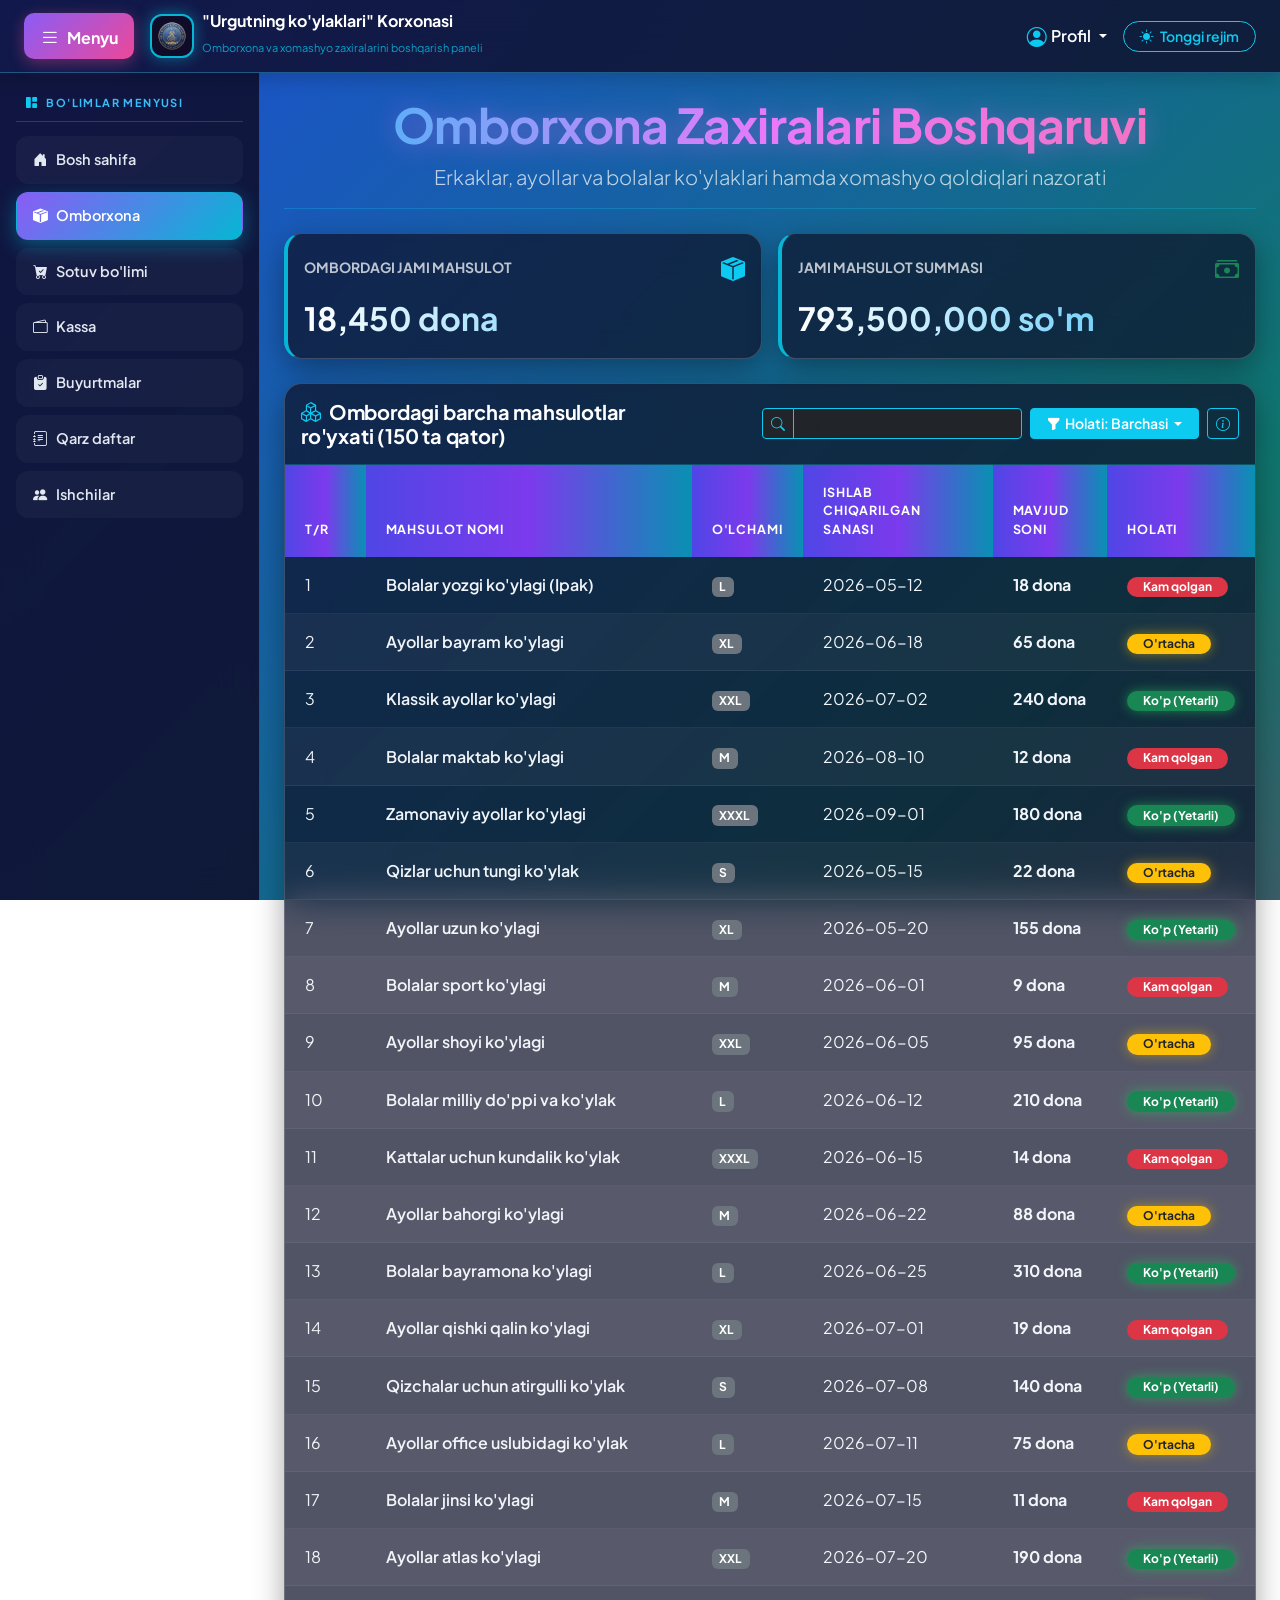
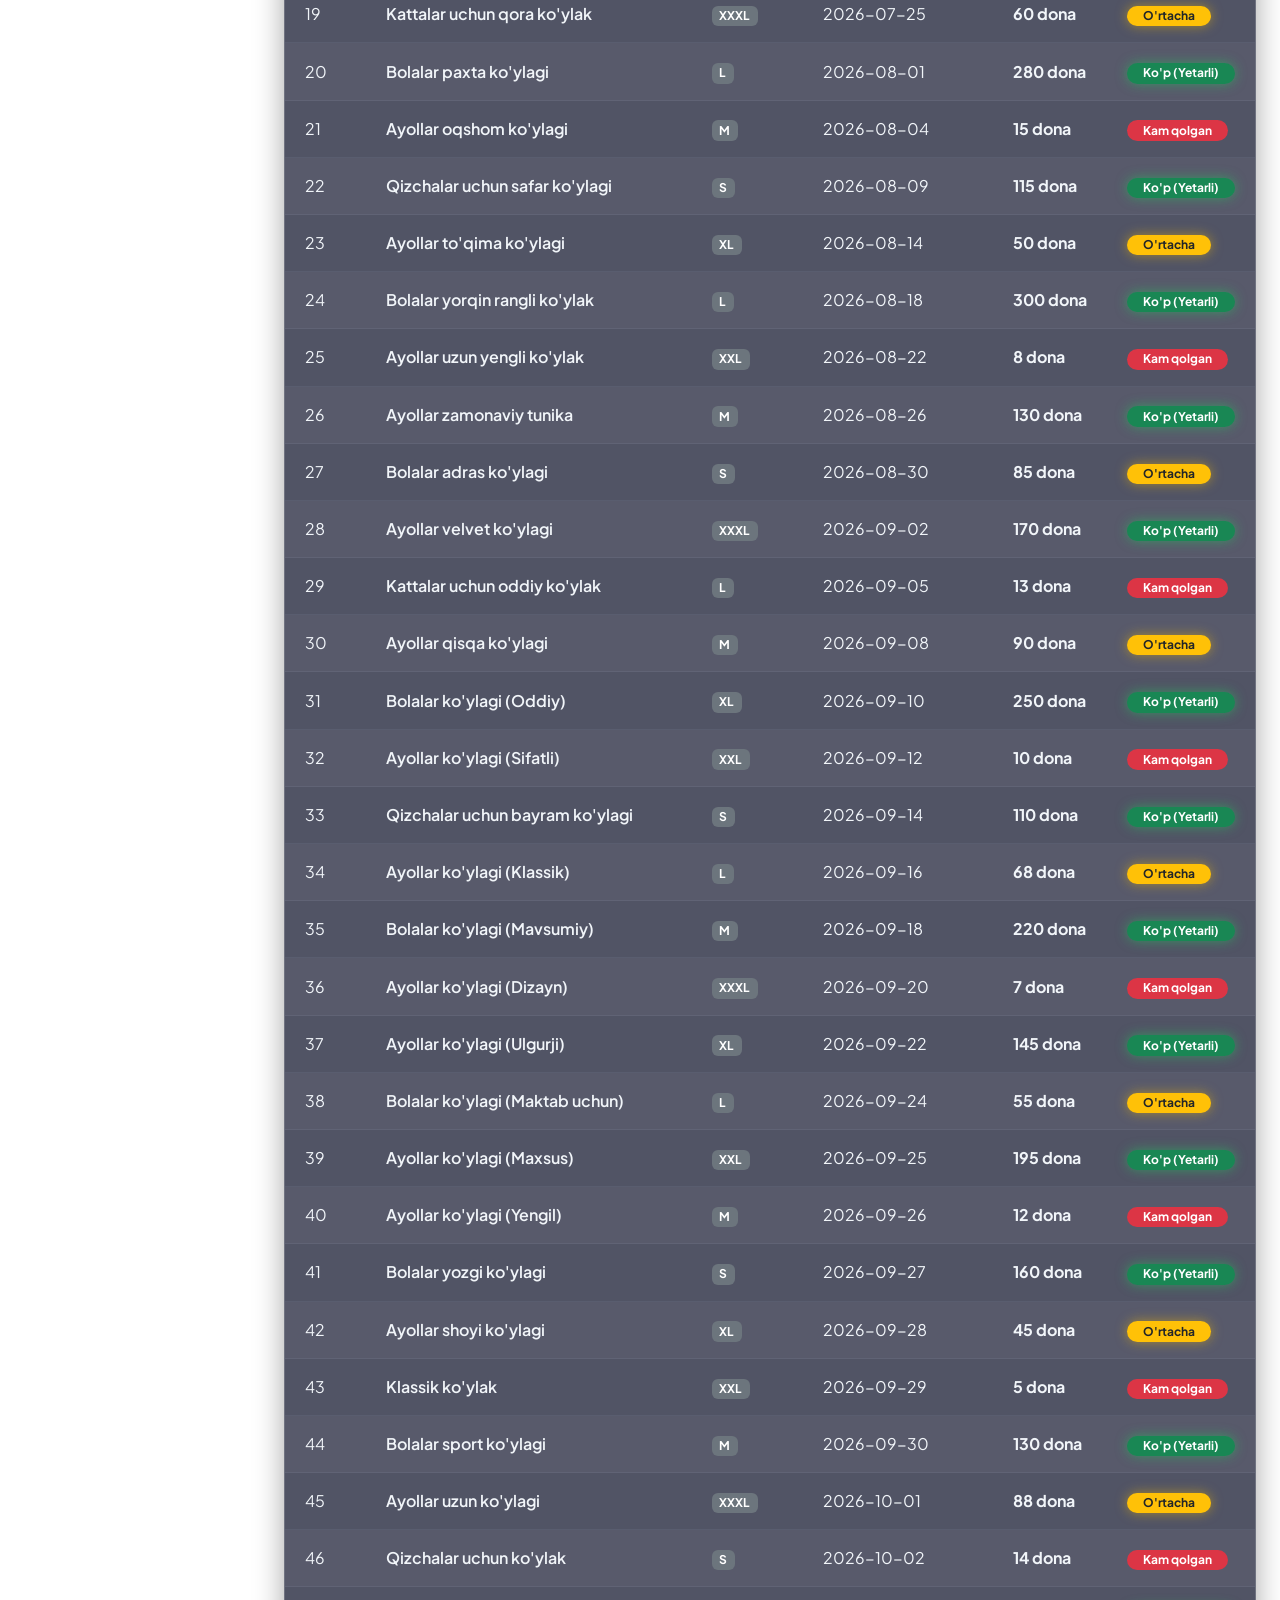
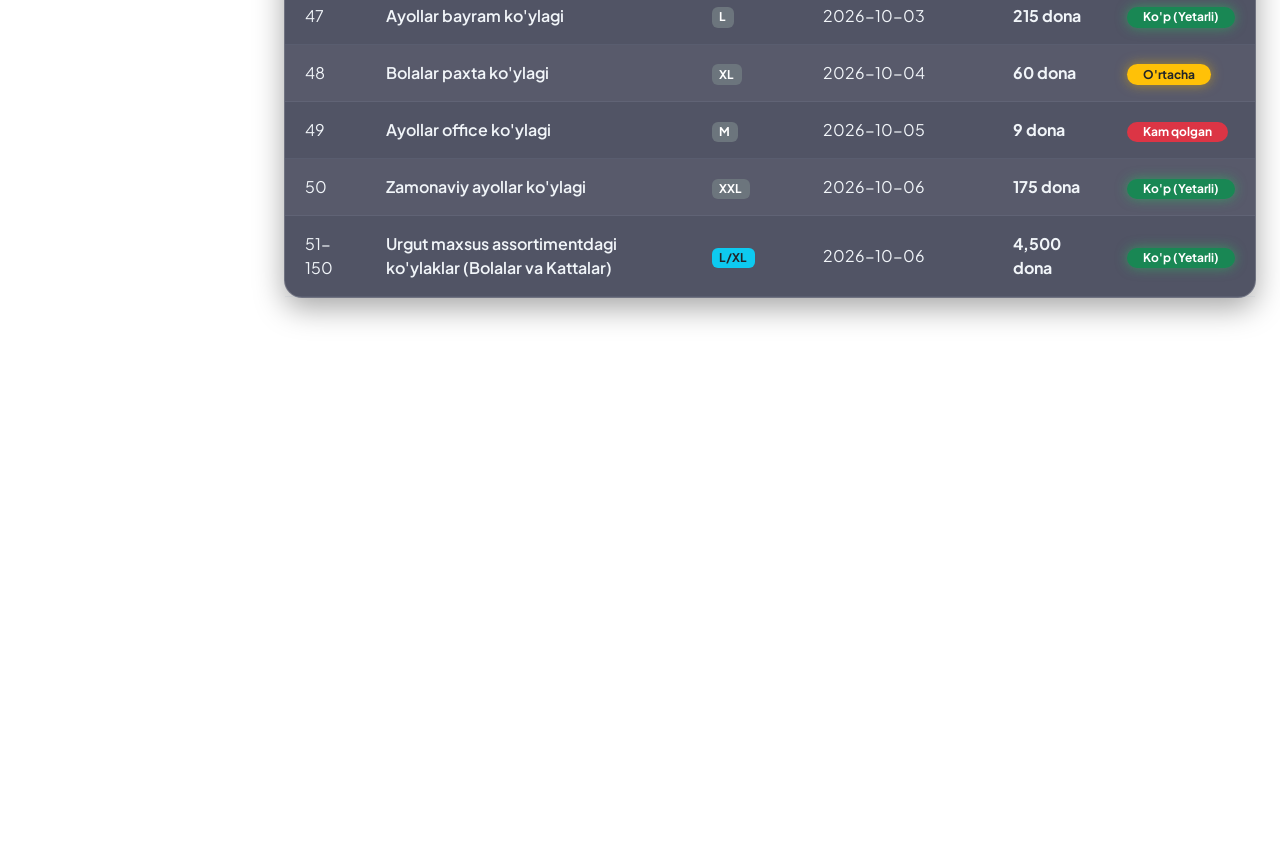
<file: omborxona.html>
<!DOCTYPE html>
<html lang="uz">
<head>
    <meta charset="UTF-8">
    <!-- 1-ko'rsatkich: Moslashuvchanlik (Responsive) -->
    <meta name="viewport" content="width=device-width, initial-scale=1.0">
    <title>👕 "Urgutning ko'ylaklari" - Omborxona Bo'limi</title>

    <!-- Bootstrap 5 CSS -->
    <link href="https://cdn.jsdelivr.net/npm/bootstrap@5.3.3/dist/css/bootstrap.min.css" rel="stylesheet">
    <!-- 5-ko'rsatkich: Bootstrap Icons -->
    <link href="https://cdn.jsdelivr.net/npm/bootstrap-icons@1.11.3/font/bootstrap-icons.min.css" rel="stylesheet">
    <!-- Yagona umumiy CSS -->
    <link rel="stylesheet" href="css/dashboard.css">
</head>
<body>

    <!-- 7-ko'rsatkich: Konteynerli menyu (Navbar + Container) -->
    <nav class="navbar navbar-expand-lg navbar-dark custom-navbar fixed-top shadow">
        <div class="container-fluid px-3 px-lg-4">
            <button id="menuToggleBtn" class="btn btn-info text-white fw-bold me-3 menu-btn" type="button">
                <i class="bi bi-list fs-5 me-1"></i> Menyu
            </button>

            <a class="navbar-brand d-flex align-items-center gap-2 me-auto" href="dashboard.html">
                <div class="logo-wrapper">
                    <img src="assets/logo.png" alt="Logotip" class="logo-img">
                </div>
                <div class="d-none d-sm-block">
                    <div class="fw-bold fs-6 lh-1 text-white">"Urgutning ko'ylaklari" Korxonasi</div>
                    <small class="text-info opacity-75" style="font-size: 11px;">Omborxona va xomashyo zaxiralarini boshqarish paneli</small>
                </div>
            </a>

            <button class="navbar-toggler border-info" type="button" data-bs-toggle="collapse" data-bs-target="#topNavbarContent">
                <span class="navbar-toggler-icon"></span>
            </button>

            <div class="collapse navbar-collapse justify-content-end gap-3 mt-3 mt-lg-0" id="topNavbarContent">
                <!-- 6-ko'rsatkich: Oddiy Dropdown komponenti -->
                <div class="dropdown">
                    <a class="nav-link dropdown-toggle text-white fw-semibold d-flex align-items-center gap-1" href="#" role="button" data-bs-toggle="dropdown" aria-expanded="false">
                        <i class="bi bi-person-circle text-info fs-5"></i> Profil
                    </a>
                    <ul class="dropdown-menu dropdown-menu-end dropdown-menu-dark border-info shadow">
                        <li><h6 class="dropdown-header text-info">Administrator</h6></li>
                        <li><a class="dropdown-item" href="ishchilar.html"><i class="bi bi-people me-2"></i>Xodimlar</a></li>
                        <li><a class="dropdown-item" href="kassa.html"><i class="bi bi-cash-stack me-2"></i>Kassa hisobi</a></li>
                        <li><hr class="dropdown-divider border-secondary"></li>
                        <li><a class="dropdown-item text-danger" href="index.html"><i class="bi bi-box-arrow-right me-2"></i>Tizimdan chiqish</a></li>
                    </ul>
                </div>

                <!-- Tonggi / Tungi rejim tugmasi -->
                <button id="themeToggleBtn" class="btn btn-sm btn-outline-info rounded-pill px-3 fw-semibold" type="button"
                        data-bs-toggle="tooltip" data-bs-placement="bottom" title="Tonggi va Tungi rejimni almashtirish">
                    <i class="bi bi-sun-fill me-1" id="themeIcon"></i>
                    <span id="themeText">Tonggi rejim</span>
                </button>
            </div>
        </div>
    </nav>

    <!-- CHAP QOTIRILGAN SIDEBAR -->
    <aside id="leftSidebar" class="left-sidebar">
        <h6 class="sidebar-heading text-uppercase fw-bold">
            <i class="bi bi-grid-1x2-fill text-info me-2"></i>Bo'limlar menyusi
        </h6>
        <nav class="nav flex-column gap-2">
            <a href="dashboard.html" class="sidebar-link"><i class="bi bi-house-door-fill me-2"></i>Bosh sahifa</a>
            <a href="omborxona.html" class="sidebar-link active"><i class="bi bi-box-seam-fill me-2"></i>Omborxona</a>
            <a href="sotuv.html" class="sidebar-link"><i class="bi bi-cart-check-fill me-2"></i>Sotuv bo'limi</a>
            <a href="kassa.html" class="sidebar-link"><i class="bi bi-wallet2 me-2"></i>Kassa</a>
            <a href="buyurtmalar.html" class="sidebar-link"><i class="bi bi-clipboard-check-fill me-2"></i>Buyurtmalar</a>
            <a href="qarz_daftar.html" class="sidebar-link"><i class="bi bi-journal-text me-2"></i>Qarz daftar</a>
            <a href="ishchilar.html" class="sidebar-link"><i class="bi bi-people-fill me-2"></i>Ishchilar</a>
        </nav>
    </aside>

    <!-- ASOSIY SAHIFA KONTEYNERI -->
    <div class="page-wrapper">
        <main class="main-content">
            <div class="container-fluid px-3 px-lg-4 py-4">

                <!-- 2-ko'rsatkich: Matnlar dizayni -->
                <div class="text-center pb-3 mb-4 border-bottom border-info border-opacity-25">
                    <h1 class="display-5 fw-bold section-title mb-2">Omborxona Zaxiralari Boshqaruvi</h1>
                    <p class="lead opacity-75 mb-0">Erkaklar, ayollar va bolalar ko'ylaklari hamda xomashyo qoldiqlari nazorati</p>
                </div>

                <!-- 9-ko'rsatkich: Bootstrap Panel (Card) — Asosiy Statistika -->
                <div class="row g-3 mb-4">
                    <div class="col-md-6">
                        <div class="card custom-card stat-card h-100" data-bs-toggle="tooltip" data-bs-placement="top" title="Barcha o'lcham va turlardagi umumiy zaxira">
                            <div class="card-body">
                                <div class="d-flex justify-content-between align-items-center mb-2">
                                    <h6 class="text-uppercase small fw-bold opacity-75 mb-0">Ombordagi Jami Mahsulot</h6>
                                    <i class="bi bi-box-seam-fill fs-4 text-info"></i>
                                </div>
                                <div class="fs-2 fw-bold stat-value">18,450 dona</div>
                            </div>
                        </div>
                    </div>
                    <div class="col-md-6">
                        <div class="card custom-card stat-card h-100" data-bs-toggle="tooltip" data-bs-placement="top" title="Joriy ulgurji narxlar bo'yicha umumiy qiymat">
                            <div class="card-body">
                                <div class="d-flex justify-content-between align-items-center mb-2">
                                    <h6 class="text-uppercase small fw-bold opacity-75 mb-0">Jami Mahsulot Summasi</h6>
                                    <i class="bi bi-cash-stack fs-4 text-success"></i>
                                </div>
                                <div class="fs-2 fw-bold stat-value">793,500,000 so'm</div>
                            </div>
                        </div>
                    </div>
                </div>

                <!-- 3, 4, 6 va 8-ko'rsatkichlar: Ombor Jadvali + Jonli Qidiruv va Filtr -->
                <div class="card custom-card mb-4">
                    <div class="card-header bg-transparent border-bottom border-info border-opacity-25 py-3">
                        <div class="row g-3 align-items-center justify-content-between">
                            <div class="col-lg-5">
                                <h4 class="h5 fw-bold section-heading mb-0">
                                    <i class="bi bi-boxes text-info me-2"></i>Ombordagi barcha mahsulotlar ro'yxati (150 ta qator)
                                </h4>
                            </div>
                            <div class="col-lg-7">
                                <div class="d-flex flex-wrap justify-content-lg-end gap-2">
                                    <!-- 4-ko'rsatkich: Bootstrap Forma (Jonli qidiruv) -->
                                    <div class="input-group input-group-sm" style="max-width: 260px;">
                                        <span class="input-group-text bg-dark border-info text-info">
                                            <i class="bi bi-search"></i>
                                        </span>
                                        <input type="text" id="omborSearch" class="form-control bg-dark text-white border-info" placeholder="Mahsulot nomi yoki o'lchami...">
                                    </div>

                                    <!-- 6-ko'rsatkich: Button Dropdown (Holat bo'yicha filtr) -->
                                    <div class="btn-group btn-group-sm">
                                        <button type="button" class="btn btn-info text-white fw-semibold dropdown-toggle px-3" data-bs-toggle="dropdown" aria-expanded="false" id="filterBtnText">
                                            <i class="bi bi-funnel-fill me-1"></i>Holati: Barchasi
                                        </button>
                                        <ul class="dropdown-menu dropdown-menu-end dropdown-menu-dark border-info">
                                            <li><button class="dropdown-item filter-option active" data-filter="all"><i class="bi bi-grid me-2 text-info"></i>Barchasi</button></li>
                                            <li><button class="dropdown-item filter-option" data-filter="kam"><i class="bi bi-exclamation-circle me-2 text-danger"></i>Kam qolgan</button></li>
                                            <li><button class="dropdown-item filter-option" data-filter="ortacha"><i class="bi bi-dash-circle me-2 text-warning"></i>O'rtacha</button></li>
                                            <li><button class="dropdown-item filter-option" data-filter="yetarli"><i class="bi bi-check-circle me-2 text-success"></i>Ko'p (Yetarli)</button></li>
                                        </ul>
                                    </div>

                                    <!-- 8-ko'rsatkich: Popover (Zaxira me'yorlari) -->
                                    <button type="button" class="btn btn-sm btn-outline-info fw-semibold"
                                            data-bs-toggle="popover"
                                            data-bs-trigger="focus"
                                            data-bs-placement="left"
                                            data-bs-title="Zaxira me'yorlari"
                                            data-bs-content="Qizil (Kam qolgan): 20 donadan kam. Sariq (O'rtacha): 20–100 dona. Yashil (Yetarli): 100 donadan ko'p.">
                                        <i class="bi bi-info-circle"></i>
                                    </button>
                                </div>
                            </div>
                        </div>
                    </div>

                    <div class="card-body p-0">
                        <div class="table-responsive">
                            <table class="table table-hover align-middle mb-0 custom-table" id="omborTable">
                                <thead>
                                    <tr>
                                        <th>T/r</th>
                                        <th>Mahsulot nomi</th>
                                        <th>O'lchami</th>
                                        <th>Ishlab chiqarilgan sanasi</th>
                                        <th>Mavjud soni</th>
                                        <th>Holati</th>
                                    </tr>
                                </thead>
                                <tbody>
                                    <tr data-status="kam"><td>1</td><td class="fw-semibold">Bolalar yozgi ko'ylagi (Ipak)</td><td><span class="badge bg-secondary">L</span></td><td>2026-05-12</td><td class="fw-bold">18 dona</td><td><span class="badge bg-danger rounded-pill px-3">Kam qolgan</span></td></tr>
                                    <tr data-status="ortacha"><td>2</td><td class="fw-semibold">Ayollar bayram ko'ylagi</td><td><span class="badge bg-secondary">XL</span></td><td>2026-06-18</td><td class="fw-bold">65 dona</td><td><span class="badge bg-warning text-dark rounded-pill px-3">O'rtacha</span></td></tr>
                                    <tr data-status="yetarli"><td>3</td><td class="fw-semibold">Klassik ayollar ko'ylagi</td><td><span class="badge bg-secondary">XXL</span></td><td>2026-07-02</td><td class="fw-bold">240 dona</td><td><span class="badge bg-success rounded-pill px-3">Ko'p (Yetarli)</span></td></tr>
                                    <tr data-status="kam"><td>4</td><td class="fw-semibold">Bolalar maktab ko'ylagi</td><td><span class="badge bg-secondary">M</span></td><td>2026-08-10</td><td class="fw-bold">12 dona</td><td><span class="badge bg-danger rounded-pill px-3">Kam qolgan</span></td></tr>
                                    <tr data-status="yetarli"><td>5</td><td class="fw-semibold">Zamonaviy ayollar ko'ylagi</td><td><span class="badge bg-secondary">XXXL</span></td><td>2026-09-01</td><td class="fw-bold">180 dona</td><td><span class="badge bg-success rounded-pill px-3">Ko'p (Yetarli)</span></td></tr>
                                    <tr data-status="ortacha"><td>6</td><td class="fw-semibold">Qizlar uchun tungi ko'ylak</td><td><span class="badge bg-secondary">S</span></td><td>2026-05-15</td><td class="fw-bold">22 dona</td><td><span class="badge bg-warning text-dark rounded-pill px-3">O'rtacha</span></td></tr>
                                    <tr data-status="yetarli"><td>7</td><td class="fw-semibold">Ayollar uzun ko'ylagi</td><td><span class="badge bg-secondary">XL</span></td><td>2026-05-20</td><td class="fw-bold">155 dona</td><td><span class="badge bg-success rounded-pill px-3">Ko'p (Yetarli)</span></td></tr>
                                    <tr data-status="kam"><td>8</td><td class="fw-semibold">Bolalar sport ko'ylagi</td><td><span class="badge bg-secondary">M</span></td><td>2026-06-01</td><td class="fw-bold">9 dona</td><td><span class="badge bg-danger rounded-pill px-3">Kam qolgan</span></td></tr>
                                    <tr data-status="ortacha"><td>9</td><td class="fw-semibold">Ayollar shoyi ko'ylagi</td><td><span class="badge bg-secondary">XXL</span></td><td>2026-06-05</td><td class="fw-bold">95 dona</td><td><span class="badge bg-warning text-dark rounded-pill px-3">O'rtacha</span></td></tr>
                                    <tr data-status="yetarli"><td>10</td><td class="fw-semibold">Bolalar milliy do'ppi va ko'ylak</td><td><span class="badge bg-secondary">L</span></td><td>2026-06-12</td><td class="fw-bold">210 dona</td><td><span class="badge bg-success rounded-pill px-3">Ko'p (Yetarli)</span></td></tr>
                                    <tr data-status="kam"><td>11</td><td class="fw-semibold">Kattalar uchun kundalik ko'ylak</td><td><span class="badge bg-secondary">XXXL</span></td><td>2026-06-15</td><td class="fw-bold">14 dona</td><td><span class="badge bg-danger rounded-pill px-3">Kam qolgan</span></td></tr>
                                    <tr data-status="ortacha"><td>12</td><td class="fw-semibold">Ayollar bahorgi ko'ylagi</td><td><span class="badge bg-secondary">M</span></td><td>2026-06-22</td><td class="fw-bold">88 dona</td><td><span class="badge bg-warning text-dark rounded-pill px-3">O'rtacha</span></td></tr>
                                    <tr data-status="yetarli"><td>13</td><td class="fw-semibold">Bolalar bayramona ko'ylagi</td><td><span class="badge bg-secondary">L</span></td><td>2026-06-25</td><td class="fw-bold">310 dona</td><td><span class="badge bg-success rounded-pill px-3">Ko'p (Yetarli)</span></td></tr>
                                    <tr data-status="kam"><td>14</td><td class="fw-semibold">Ayollar qishki qalin ko'ylagi</td><td><span class="badge bg-secondary">XL</span></td><td>2026-07-01</td><td class="fw-bold">19 dona</td><td><span class="badge bg-danger rounded-pill px-3">Kam qolgan</span></td></tr>
                                    <tr data-status="yetarli"><td>15</td><td class="fw-semibold">Qizchalar uchun atirgulli ko'ylak</td><td><span class="badge bg-secondary">S</span></td><td>2026-07-08</td><td class="fw-bold">140 dona</td><td><span class="badge bg-success rounded-pill px-3">Ko'p (Yetarli)</span></td></tr>
                                    <tr data-status="ortacha"><td>16</td><td class="fw-semibold">Ayollar office uslubidagi ko'ylak</td><td><span class="badge bg-secondary">L</span></td><td>2026-07-11</td><td class="fw-bold">75 dona</td><td><span class="badge bg-warning text-dark rounded-pill px-3">O'rtacha</span></td></tr>
                                    <tr data-status="kam"><td>17</td><td class="fw-semibold">Bolalar jinsi ko'ylagi</td><td><span class="badge bg-secondary">M</span></td><td>2026-07-15</td><td class="fw-bold">11 dona</td><td><span class="badge bg-danger rounded-pill px-3">Kam qolgan</span></td></tr>
                                    <tr data-status="yetarli"><td>18</td><td class="fw-semibold">Ayollar atlas ko'ylagi</td><td><span class="badge bg-secondary">XXL</span></td><td>2026-07-20</td><td class="fw-bold">190 dona</td><td><span class="badge bg-success rounded-pill px-3">Ko'p (Yetarli)</span></td></tr>
                                    <tr data-status="ortacha"><td>19</td><td class="fw-semibold">Kattalar uchun qora ko'ylak</td><td><span class="badge bg-secondary">XXXL</span></td><td>2026-07-25</td><td class="fw-bold">60 dona</td><td><span class="badge bg-warning text-dark rounded-pill px-3">O'rtacha</span></td></tr>
                                    <tr data-status="yetarli"><td>20</td><td class="fw-semibold">Bolalar paxta ko'ylagi</td><td><span class="badge bg-secondary">L</span></td><td>2026-08-01</td><td class="fw-bold">280 dona</td><td><span class="badge bg-success rounded-pill px-3">Ko'p (Yetarli)</span></td></tr>
                                    <tr data-status="kam"><td>21</td><td class="fw-semibold">Ayollar oqshom ko'ylagi</td><td><span class="badge bg-secondary">M</span></td><td>2026-08-04</td><td class="fw-bold">15 dona</td><td><span class="badge bg-danger rounded-pill px-3">Kam qolgan</span></td></tr>
                                    <tr data-status="yetarli"><td>22</td><td class="fw-semibold">Qizchalar uchun safar ko'ylagi</td><td><span class="badge bg-secondary">S</span></td><td>2026-08-09</td><td class="fw-bold">115 dona</td><td><span class="badge bg-success rounded-pill px-3">Ko'p (Yetarli)</span></td></tr>
                                    <tr data-status="ortacha"><td>23</td><td class="fw-semibold">Ayollar to'qima ko'ylagi</td><td><span class="badge bg-secondary">XL</span></td><td>2026-08-14</td><td class="fw-bold">50 dona</td><td><span class="badge bg-warning text-dark rounded-pill px-3">O'rtacha</span></td></tr>
                                    <tr data-status="yetarli"><td>24</td><td class="fw-semibold">Bolalar yorqin rangli ko'ylak</td><td><span class="badge bg-secondary">L</span></td><td>2026-08-18</td><td class="fw-bold">300 dona</td><td><span class="badge bg-success rounded-pill px-3">Ko'p (Yetarli)</span></td></tr>
                                    <tr data-status="kam"><td>25</td><td class="fw-semibold">Ayollar uzun yengli ko'ylak</td><td><span class="badge bg-secondary">XXL</span></td><td>2026-08-22</td><td class="fw-bold">8 dona</td><td><span class="badge bg-danger rounded-pill px-3">Kam qolgan</span></td></tr>
                                    <tr data-status="yetarli"><td>26</td><td class="fw-semibold">Ayollar zamonaviy tunika</td><td><span class="badge bg-secondary">M</span></td><td>2026-08-26</td><td class="fw-bold">130 dona</td><td><span class="badge bg-success rounded-pill px-3">Ko'p (Yetarli)</span></td></tr>
                                    <tr data-status="ortacha"><td>27</td><td class="fw-semibold">Bolalar adras ko'ylagi</td><td><span class="badge bg-secondary">S</span></td><td>2026-08-30</td><td class="fw-bold">85 dona</td><td><span class="badge bg-warning text-dark rounded-pill px-3">O'rtacha</span></td></tr>
                                    <tr data-status="yetarli"><td>28</td><td class="fw-semibold">Ayollar velvet ko'ylagi</td><td><span class="badge bg-secondary">XXXL</span></td><td>2026-09-02</td><td class="fw-bold">170 dona</td><td><span class="badge bg-success rounded-pill px-3">Ko'p (Yetarli)</span></td></tr>
                                    <tr data-status="kam"><td>29</td><td class="fw-semibold">Kattalar uchun oddiy ko'ylak</td><td><span class="badge bg-secondary">L</span></td><td>2026-09-05</td><td class="fw-bold">13 dona</td><td><span class="badge bg-danger rounded-pill px-3">Kam qolgan</span></td></tr>
                                    <tr data-status="ortacha"><td>30</td><td class="fw-semibold">Ayollar qisqa ko'ylagi</td><td><span class="badge bg-secondary">M</span></td><td>2026-09-08</td><td class="fw-bold">90 dona</td><td><span class="badge bg-warning text-dark rounded-pill px-3">O'rtacha</span></td></tr>
                                    <tr data-status="yetarli"><td>31</td><td class="fw-semibold">Bolalar ko'ylagi (Oddiy)</td><td><span class="badge bg-secondary">XL</span></td><td>2026-09-10</td><td class="fw-bold">250 dona</td><td><span class="badge bg-success rounded-pill px-3">Ko'p (Yetarli)</span></td></tr>
                                    <tr data-status="kam"><td>32</td><td class="fw-semibold">Ayollar ko'ylagi (Sifatli)</td><td><span class="badge bg-secondary">XXL</span></td><td>2026-09-12</td><td class="fw-bold">10 dona</td><td><span class="badge bg-danger rounded-pill px-3">Kam qolgan</span></td></tr>
                                    <tr data-status="yetarli"><td>33</td><td class="fw-semibold">Qizchalar uchun bayram ko'ylagi</td><td><span class="badge bg-secondary">S</span></td><td>2026-09-14</td><td class="fw-bold">110 dona</td><td><span class="badge bg-success rounded-pill px-3">Ko'p (Yetarli)</span></td></tr>
                                    <tr data-status="ortacha"><td>34</td><td class="fw-semibold">Ayollar ko'ylagi (Klassik)</td><td><span class="badge bg-secondary">L</span></td><td>2026-09-16</td><td class="fw-bold">68 dona</td><td><span class="badge bg-warning text-dark rounded-pill px-3">O'rtacha</span></td></tr>
                                    <tr data-status="yetarli"><td>35</td><td class="fw-semibold">Bolalar ko'ylagi (Mavsumiy)</td><td><span class="badge bg-secondary">M</span></td><td>2026-09-18</td><td class="fw-bold">220 dona</td><td><span class="badge bg-success rounded-pill px-3">Ko'p (Yetarli)</span></td></tr>
                                    <tr data-status="kam"><td>36</td><td class="fw-semibold">Ayollar ko'ylagi (Dizayn)</td><td><span class="badge bg-secondary">XXXL</span></td><td>2026-09-20</td><td class="fw-bold">7 dona</td><td><span class="badge bg-danger rounded-pill px-3">Kam qolgan</span></td></tr>
                                    <tr data-status="yetarli"><td>37</td><td class="fw-semibold">Ayollar ko'ylagi (Ulgurji)</td><td><span class="badge bg-secondary">XL</span></td><td>2026-09-22</td><td class="fw-bold">145 dona</td><td><span class="badge bg-success rounded-pill px-3">Ko'p (Yetarli)</span></td></tr>
                                    <tr data-status="ortacha"><td>38</td><td class="fw-semibold">Bolalar ko'ylagi (Maktab uchun)</td><td><span class="badge bg-secondary">L</span></td><td>2026-09-24</td><td class="fw-bold">55 dona</td><td><span class="badge bg-warning text-dark rounded-pill px-3">O'rtacha</span></td></tr>
                                    <tr data-status="yetarli"><td>39</td><td class="fw-semibold">Ayollar ko'ylagi (Maxsus)</td><td><span class="badge bg-secondary">XXL</span></td><td>2026-09-25</td><td class="fw-bold">195 dona</td><td><span class="badge bg-success rounded-pill px-3">Ko'p (Yetarli)</span></td></tr>
                                    <tr data-status="kam"><td>40</td><td class="fw-semibold">Ayollar ko'ylagi (Yengil)</td><td><span class="badge bg-secondary">M</span></td><td>2026-09-26</td><td class="fw-bold">12 dona</td><td><span class="badge bg-danger rounded-pill px-3">Kam qolgan</span></td></tr>
                                    <tr data-status="yetarli"><td>41</td><td class="fw-semibold">Bolalar yozgi ko'ylagi</td><td><span class="badge bg-secondary">S</span></td><td>2026-09-27</td><td class="fw-bold">160 dona</td><td><span class="badge bg-success rounded-pill px-3">Ko'p (Yetarli)</span></td></tr>
                                    <tr data-status="ortacha"><td>42</td><td class="fw-semibold">Ayollar shoyi ko'ylagi</td><td><span class="badge bg-secondary">XL</span></td><td>2026-09-28</td><td class="fw-bold">45 dona</td><td><span class="badge bg-warning text-dark rounded-pill px-3">O'rtacha</span></td></tr>
                                    <tr data-status="kam"><td>43</td><td class="fw-semibold">Klassik ko'ylak</td><td><span class="badge bg-secondary">XXL</span></td><td>2026-09-29</td><td class="fw-bold">5 dona</td><td><span class="badge bg-danger rounded-pill px-3">Kam qolgan</span></td></tr>
                                    <tr data-status="yetarli"><td>44</td><td class="fw-semibold">Bolalar sport ko'ylagi</td><td><span class="badge bg-secondary">M</span></td><td>2026-09-30</td><td class="fw-bold">130 dona</td><td><span class="badge bg-success rounded-pill px-3">Ko'p (Yetarli)</span></td></tr>
                                    <tr data-status="ortacha"><td>45</td><td class="fw-semibold">Ayollar uzun ko'ylagi</td><td><span class="badge bg-secondary">XXXL</span></td><td>2026-10-01</td><td class="fw-bold">88 dona</td><td><span class="badge bg-warning text-dark rounded-pill px-3">O'rtacha</span></td></tr>
                                    <tr data-status="kam"><td>46</td><td class="fw-semibold">Qizchalar uchun ko'ylak</td><td><span class="badge bg-secondary">S</span></td><td>2026-10-02</td><td class="fw-bold">14 dona</td><td><span class="badge bg-danger rounded-pill px-3">Kam qolgan</span></td></tr>
                                    <tr data-status="yetarli"><td>47</td><td class="fw-semibold">Ayollar bayram ko'ylagi</td><td><span class="badge bg-secondary">L</span></td><td>2026-10-03</td><td class="fw-bold">215 dona</td><td><span class="badge bg-success rounded-pill px-3">Ko'p (Yetarli)</span></td></tr>
                                    <tr data-status="ortacha"><td>48</td><td class="fw-semibold">Bolalar paxta ko'ylagi</td><td><span class="badge bg-secondary">XL</span></td><td>2026-10-04</td><td class="fw-bold">60 dona</td><td><span class="badge bg-warning text-dark rounded-pill px-3">O'rtacha</span></td></tr>
                                    <tr data-status="kam"><td>49</td><td class="fw-semibold">Ayollar office ko'ylagi</td><td><span class="badge bg-secondary">M</span></td><td>2026-10-05</td><td class="fw-bold">9 dona</td><td><span class="badge bg-danger rounded-pill px-3">Kam qolgan</span></td></tr>
                                    <tr data-status="yetarli"><td>50</td><td class="fw-semibold">Zamonaviy ayollar ko'ylagi</td><td><span class="badge bg-secondary">XXL</span></td><td>2026-10-06</td><td class="fw-bold">175 dona</td><td><span class="badge bg-success rounded-pill px-3">Ko'p (Yetarli)</span></td></tr>
                                    <tr data-status="yetarli"><td>51-150</td><td class="fw-semibold">Urgut maxsus assortimentdagi ko'ylaklar (Bolalar va Kattalar)</td><td><span class="badge bg-info text-dark">L/XL</span></td><td>2026-10-06</td><td class="fw-bold">4,500 dona</td><td><span class="badge bg-success rounded-pill px-3">Ko'p (Yetarli)</span></td></tr>
                                </tbody>
                            </table>
                        </div>
                    </div>
                </div>

            </div>
        </main>

        <!-- NOODATIY FUTURISTIK NEON FOOTER -->
        <footer class="ultra-footer position-relative mt-5 pt-5 pb-4">
            <div class="footer-neon-line"></div>
            <a href="#" class="back-to-top-btn" data-bs-toggle="tooltip" data-bs-placement="top" title="Sahifa boshiga qaytish">
                <i class="bi bi-arrow-up-short fs-3"></i>
            </a>

            <div class="container-fluid px-3 px-lg-5 position-relative" style="z-index: 2;">
                <div class="row g-4 mb-4">
                    <div class="col-lg-4">
                        <div class="footer-glass-card h-100 p-4 d-flex flex-column justify-content-between">
                            <div>
                                <div class="d-flex align-items-center gap-3 mb-3">
                                    <div class="logo-wrapper">
                                        <img src="assets/logo.png" alt="Logotip" class="logo-img">
                                    </div>
                                    <div>
                                        <h5 class="fw-bold mb-0 footer-brand-title">"Urgutning ko'ylaklari"</h5>
                                        <span class="badge bg-info bg-opacity-10 text-info border border-info border-opacity-25 rounded-pill mt-1">
                                            Omborxona moduli
                                        </span>
                                    </div>
                                </div>
                                <p class="small text-light text-opacity-75 mb-4">
                                    Erkaklar, ayollar va bolalar uchun eng sifatli, zamonaviy va qulay ko'ylaklarni ishlab chiqarish hamda hududlar bo'ylab yetkazib berish korxonasi.
                                </p>
                            </div>
                            <div class="live-status-pill d-inline-flex align-items-center gap-2 px-3 py-2 rounded-pill align-self-start">
                                <span class="pulse-dot"></span>
                                <span class="small fw-semibold text-success">Tizim holati: Faol (Online)</span>
                            </div>
                        </div>
                    </div>

                    <div class="col-lg-4">
                        <div class="footer-glass-card h-100 p-4">
                            <h6 class="text-uppercase fw-bold text-info mb-3">
                                <i class="bi bi-lightning-charge-fill me-2"></i>Tezkor bo'limlar
                            </h6>
                            <div class="row g-2">
                                <div class="col-6"><a href="dashboard.html" class="footer-chip-link"><i class="bi bi-house-door me-2"></i>Bosh sahifa</a></div>
                                <div class="col-6"><a href="omborxona.html" class="footer-chip-link"><i class="bi bi-box-seam me-2"></i>Omborxona</a></div>
                                <div class="col-6"><a href="sotuv.html" class="footer-chip-link"><i class="bi bi-cart-check me-2"></i>Sotuv bo'limi</a></div>
                                <div class="col-6"><a href="kassa.html" class="footer-chip-link"><i class="bi bi-wallet2 me-2"></i>Kassa</a></div>
                                <div class="col-6"><a href="buyurtmalar.html" class="footer-chip-link"><i class="bi bi-clipboard-check me-2"></i>Buyurtmalar</a></div>
                                <div class="col-6"><a href="qarz_daftar.html" class="footer-chip-link"><i class="bi bi-journal-text me-2"></i>Qarz daftar</a></div>
                                <div class="col-12"><a href="ishchilar.html" class="footer-chip-link"><i class="bi bi-people me-2"></i>Xodimlar bo'limi</a></div>
                            </div>
                        </div>
                    </div>

                    <div class="col-lg-4">
                        <div class="footer-glass-card h-100 p-4 d-flex flex-column justify-content-between">
                            <div>
                                <h6 class="text-uppercase fw-bold text-info mb-3">
                                    <i class="bi bi-headset me-2"></i>Aloqa markazi
                                </h6>
                                <ul class="list-unstyled d-flex flex-column gap-2 small mb-4">
                                    <li class="d-flex align-items-center gap-2 text-light text-opacity-75"><i class="bi bi-geo-alt-fill text-danger fs-6"></i><span>Urgut iqtisodiy zonasi, Samarqand</span></li>
                                    <li class="d-flex align-items-center gap-2"><i class="bi bi-telephone-fill text-success fs-6"></i><a href="tel:+998942661379" class="text-light text-decoration-none hover-cyan">+998 94 266 13 79</a></li>
                                    <li class="d-flex align-items-center gap-2"><i class="bi bi-envelope-fill text-info fs-6"></i><a href="mailto:xalimovazizjon31@gmail.com" class="text-light text-decoration-none hover-cyan">xalimovazizjon31@gmail.com</a></li>
                                </ul>
                            </div>
                            <div class="d-flex align-items-center gap-2">
                                <a href="https://t.me/KXalimov_Azizjon" target="_blank" class="social-neon-btn telegram" data-bs-toggle="tooltip" title="Telegram: @KXalimov_Azizjon"><i class="bi bi-telegram fs-5"></i></a>
                                <a href="https://www.instagram.com/xalimovazizjon31/" target="_blank" class="social-neon-btn instagram" data-bs-toggle="tooltip" title="Instagram: @xalimovazizjon31"><i class="bi bi-instagram fs-5"></i></a>
                                <a href="tel:+998942661379" class="social-neon-btn phone" data-bs-toggle="tooltip" title="Qo'ng'iroq qilish"><i class="bi bi-telephone-outbound-fill fs-5"></i></a>
                                <a href="mailto:xalimovazizjon31@gmail.com" class="social-neon-btn email" data-bs-toggle="tooltip" title="Email yuborish"><i class="bi bi-envelope-at-fill fs-5"></i></a>
                            </div>
                        </div>
                    </div>
                </div>

                <div class="footer-bottom-bar rounded-4 px-4 py-3 d-flex flex-wrap justify-content-between align-items-center gap-2 small">
                    <div class="text-light text-opacity-75">&copy; 2026 <strong class="text-white">"Urgutning ko'ylaklari"</strong> korxonasi. Omborxona bo'limi.</div>
                    <div class="d-flex align-items-center gap-2">
                        <span class="text-light text-opacity-75">Ishlab chiquvchi:</span>
                        <span class="dev-badge px-3 py-1 rounded-pill fw-bold"><i class="bi bi-code-slash me-1"></i>Xalimov Azizjon | Urgut</span>
                    </div>
                </div>
            </div>
        </footer>
    </div>

    <!-- Bootstrap 5 JS Bundle -->
    <script src="https://cdn.jsdelivr.net/npm/bootstrap@5.3.3/dist/js/bootstrap.bundle.min.js"></script>
    <script>
        // Tooltiplar va Popoverlarni faollashtirish
        [...document.querySelectorAll('[data-bs-toggle="tooltip"]')].map(el => new bootstrap.Tooltip(el));
        [...document.querySelectorAll('[data-bs-toggle="popover"]')].map(el => new bootstrap.Popover(el));

        // Chap Sidebarni yopish/ochish
        document.getElementById('menuToggleBtn').addEventListener('click', () => {
            if (window.innerWidth >= 992) {
                document.body.classList.toggle('sidebar-collapsed');
            } else {
                document.body.classList.toggle('sidebar-open');
            }
        });

        // Tonggi / Tungi rejim
        const themeBtn = document.getElementById('themeToggleBtn');
        const themeIcon = document.getElementById('themeIcon');
        const themeText = document.getElementById('themeText');
        themeBtn.addEventListener('click', () => {
            document.body.classList.toggle('light-mode');
            const isLight = document.body.classList.contains('light-mode');
            themeIcon.className = isLight ? 'bi bi-moon-stars-fill me-1' : 'bi bi-sun-fill me-1';
            themeText.textContent = isLight ? 'Tungi rejim' : 'Tonggi rejim';
        });

        // Jadvalda jonli qidiruv va Holat bo'yicha filtrlash
        const searchInput = document.getElementById('omborSearch');
        const filterOptions = document.querySelectorAll('.filter-option');
        const filterBtnText = document.getElementById('filterBtnText');
        const tableRows = document.querySelectorAll('#omborTable tbody tr');
        let activeFilter = 'all';

        function applyFilters() {
            const query = searchInput.value.toLowerCase();
            tableRows.forEach(row => {
                const text = row.textContent.toLowerCase();
                const status = row.getAttribute('data-status');
                const matchesSearch = text.includes(query);
                const matchesStatus = (activeFilter === 'all' || status === activeFilter);
                row.style.display = (matchesSearch && matchesStatus) ? '' : 'none';
            });
        }

        searchInput.addEventListener('input', applyFilters);

        filterOptions.forEach(btn => {
            btn.addEventListener('click', () => {
                filterOptions.forEach(b => b.classList.remove('active'));
                btn.classList.add('active');
                activeFilter = btn.getAttribute('data-filter');
                filterBtnText.innerHTML = `<i class="bi bi-funnel-fill me-1"></i>Holati: ${btn.textContent.trim()}`;
                applyFilters();
            });
        });
    </script>
</body>
</html>
</file>
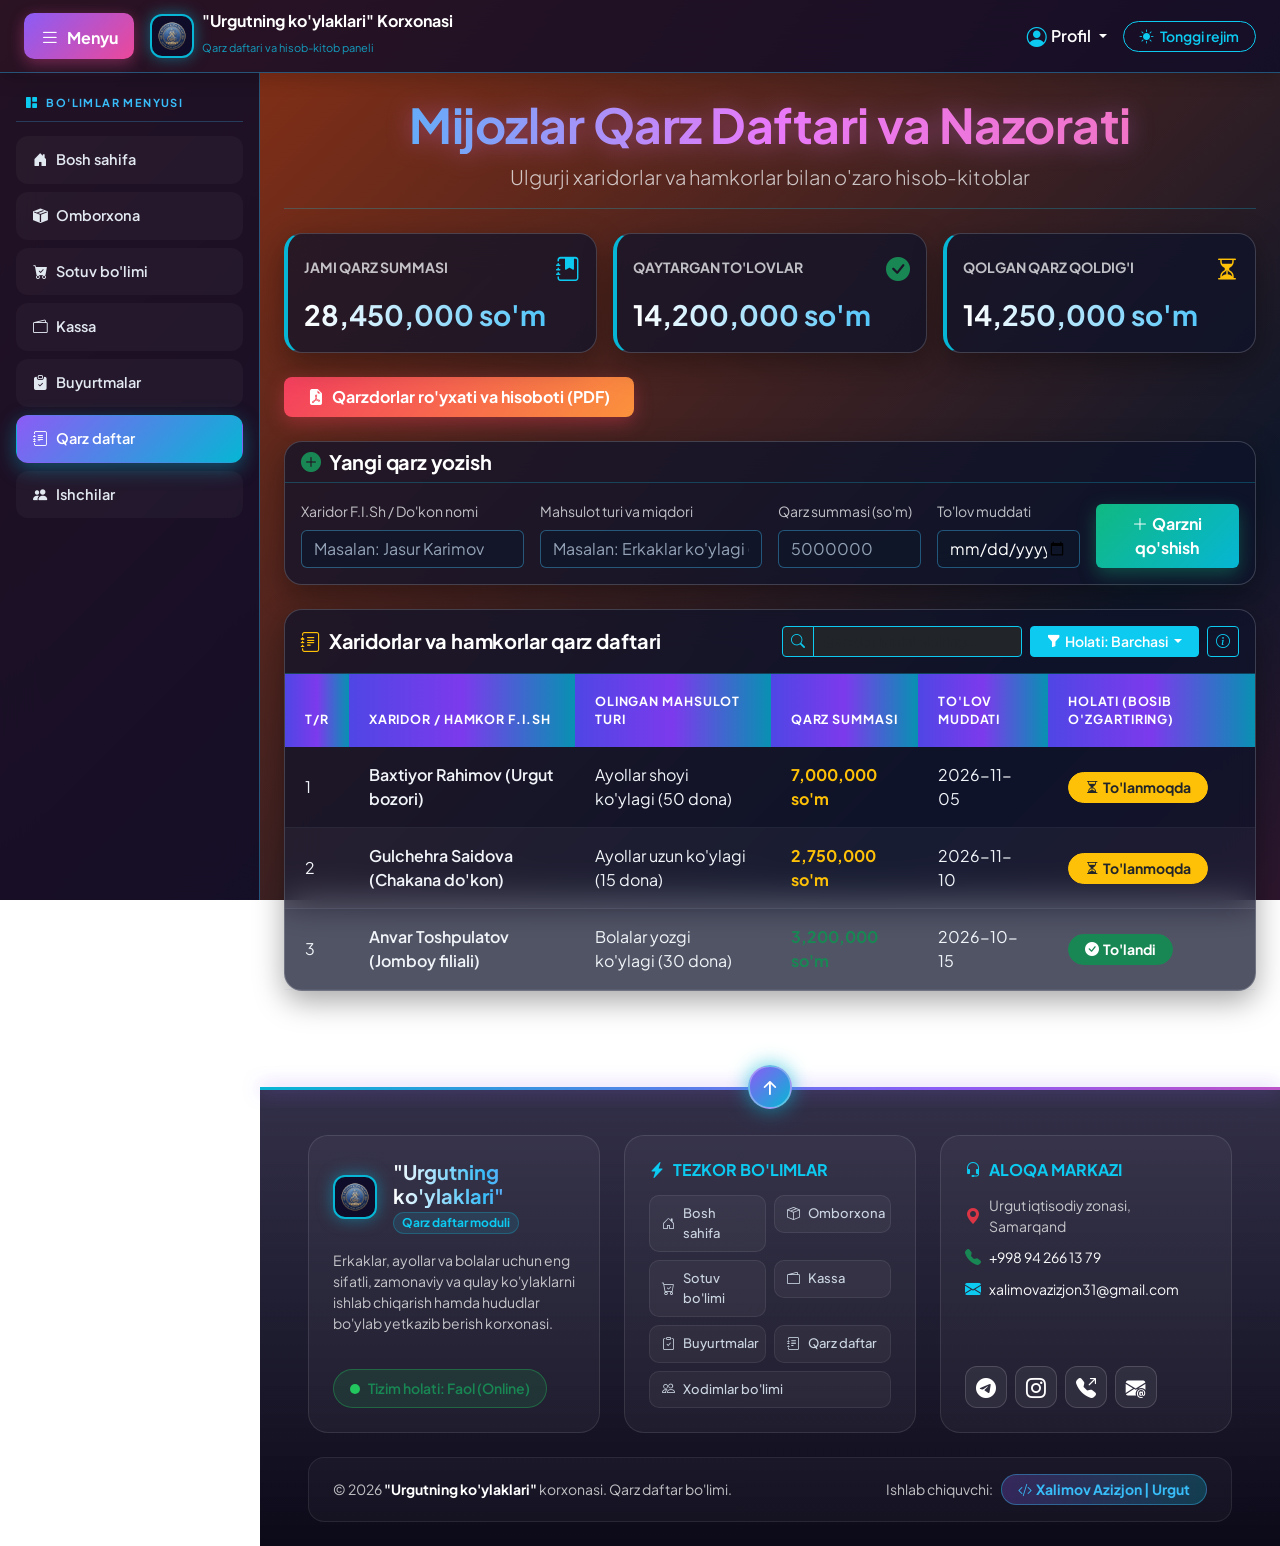
<file: qarz_daftar.html>
<!DOCTYPE html>
<html lang="uz">
<head>
    <meta charset="UTF-8">
    <!-- 1-ko'rsatkich: Moslashuvchanlik (Responsive) -->
    <meta name="viewport" content="width=device-width, initial-scale=1.0">
    <title>👕 "Urgutning ko'ylaklari" - Qarz Daftar Bo'limi</title>

    <!-- Bootstrap 5 CSS -->
    <link href="https://cdn.jsdelivr.net/npm/bootstrap@5.3.3/dist/css/bootstrap.min.css" rel="stylesheet">
    <!-- 5-ko'rsatkich: Bootstrap Icons -->
    <link href="https://cdn.jsdelivr.net/npm/bootstrap-icons@1.11.3/font/bootstrap-icons.min.css" rel="stylesheet">
    <!-- Yagona umumiy CSS -->
    <link rel="stylesheet" href="css/dashboard.css">

    <!-- Qarz daftar bo'limi uchun maxsus jilolanuvchi gradient -->
    <style>
        body.qarz-page {
            background: linear-gradient(
                -45deg,
                #1e1b4b,
                #7c2d12,
                #4c1d95,
                #881337,
                #0f172a,
                #9a3412
            );
            background-size: 400% 400%;
            animation: qarzAurora 9s ease infinite;
            background-attachment: fixed;
        }

        @keyframes qarzAurora {
            0% { background-position: 0% 50%; }
            50% { background-position: 100% 50%; }
            100% { background-position: 0% 50%; }
        }

        body.qarz-page.light-mode {
            background: linear-gradient(-45deg, #ffedd5, #fce7f3, #ede9fe, #fef3c7, #e0f2fe);
            background-size: 400% 400%;
            animation: qarzAurora 9s ease infinite;
        }

        .pdf-debt-btn {
            background: linear-gradient(135deg, #f43f5e, #fb923c);
            border: none;
            box-shadow: 0 6px 18px rgba(244, 63, 94, 0.35);
            transition: all 0.25s ease;
        }

        .pdf-debt-btn:hover {
            transform: translateY(-2px);
            box-shadow: 0 10px 24px rgba(251, 146, 60, 0.5);
        }

        .add-debt-btn {
            background: linear-gradient(135deg, #10b981, #06b6d4);
            border: none;
            box-shadow: 0 6px 18px rgba(16, 185, 129, 0.35);
            transition: all 0.25s ease;
        }

        .add-debt-btn:hover {
            transform: translateY(-2px);
            box-shadow: 0 10px 24px rgba(6, 182, 212, 0.5);
        }

        .debt-input {
            background-color: rgba(15, 23, 42, 0.75) !important;
            color: #ffffff !important;
            border: 1px solid rgba(56, 189, 248, 0.4) !important;
        }

        .debt-input::placeholder {
            color: #94a3b8 !important;
        }

        body.light-mode .debt-input {
            background-color: #ffffff !important;
            color: #0f172a !important;
            border-color: #cbd5e1 !important;
        }
    </style>
</head>
<body class="qarz-page">

    <!-- 7-ko'rsatkich: Konteynerli menyu (Navbar + Container) -->
    <nav class="navbar navbar-expand-lg navbar-dark custom-navbar fixed-top shadow">
        <div class="container-fluid px-3 px-lg-4">
            <button id="menuToggleBtn" class="btn btn-info text-white fw-bold me-3 menu-btn" type="button">
                <i class="bi bi-list fs-5 me-1"></i> Menyu
            </button>

            <a class="navbar-brand d-flex align-items-center gap-2 me-auto" href="dashboard.html">
                <div class="logo-wrapper">
                    <img src="assets/logo.png" alt="Logotip" class="logo-img">
                </div>
                <div class="d-none d-sm-block">
                    <div class="fw-bold fs-6 lh-1 text-white">"Urgutning ko'ylaklari" Korxonasi</div>
                    <small class="text-info opacity-75" style="font-size: 11px;">Qarz daftari va hisob-kitob paneli</small>
                </div>
            </a>

            <button class="navbar-toggler border-info" type="button" data-bs-toggle="collapse" data-bs-target="#topNavbarContent">
                <span class="navbar-toggler-icon"></span>
            </button>

            <div class="collapse navbar-collapse justify-content-end gap-3 mt-3 mt-lg-0" id="topNavbarContent">
                <!-- 6-ko'rsatkich: Oddiy Dropdown komponenti -->
                <div class="dropdown">
                    <a class="nav-link dropdown-toggle text-white fw-semibold d-flex align-items-center gap-1" href="#" role="button" data-bs-toggle="dropdown" aria-expanded="false">
                        <i class="bi bi-person-circle text-info fs-5"></i> Profil
                    </a>
                    <ul class="dropdown-menu dropdown-menu-end dropdown-menu-dark border-info shadow">
                        <li><h6 class="dropdown-header text-info">Administrator</h6></li>
                        <li><a class="dropdown-item" href="ishchilar.html"><i class="bi bi-people me-2"></i>Xodimlar</a></li>
                        <li><a class="dropdown-item" href="kassa.html"><i class="bi bi-cash-stack me-2"></i>Kassa hisobi</a></li>
                        <li><hr class="dropdown-divider border-secondary"></li>
                        <li><a class="dropdown-item text-danger" href="index.html"><i class="bi bi-box-arrow-right me-2"></i>Tizimdan chiqish</a></li>
                    </ul>
                </div>

                <!-- Tonggi / Tungi rejim tugmasi -->
                <button id="themeToggleBtn" class="btn btn-sm btn-outline-info rounded-pill px-3 fw-semibold" type="button"
                        data-bs-toggle="tooltip" data-bs-placement="bottom" title="Tonggi va Tungi rejimni almashtirish">
                    <i class="bi bi-sun-fill me-1" id="themeIcon"></i>
                    <span id="themeText">Tonggi rejim</span>
                </button>
            </div>
        </div>
    </nav>

    <!-- CHAP QOTIRILGAN SIDEBAR -->
    <aside id="leftSidebar" class="left-sidebar">
        <h6 class="sidebar-heading text-uppercase fw-bold">
            <i class="bi bi-grid-1x2-fill text-info me-2"></i>Bo'limlar menyusi
        </h6>
        <nav class="nav flex-column gap-2">
            <a href="dashboard.html" class="sidebar-link"><i class="bi bi-house-door-fill me-2"></i>Bosh sahifa</a>
            <a href="omborxona.html" class="sidebar-link"><i class="bi bi-box-seam-fill me-2"></i>Omborxona</a>
            <a href="sotuv.html" class="sidebar-link"><i class="bi bi-cart-check-fill me-2"></i>Sotuv bo'limi</a>
            <a href="kassa.html" class="sidebar-link"><i class="bi bi-wallet2 me-2"></i>Kassa</a>
            <a href="buyurtmalar.html" class="sidebar-link"><i class="bi bi-clipboard-check-fill me-2"></i>Buyurtmalar</a>
            <a href="qarz_daftar.html" class="sidebar-link active"><i class="bi bi-journal-text me-2"></i>Qarz daftar</a>
            <a href="ishchilar.html" class="sidebar-link"><i class="bi bi-people-fill me-2"></i>Ishchilar</a>
        </nav>
    </aside>

    <!-- ASOSIY SAHIFA KONTEYNERI -->
    <div class="page-wrapper">
        <main class="main-content">
            <div class="container-fluid px-3 px-lg-4 py-4">

                <!-- 2-ko'rsatkich: Matnlar dizayni -->
                <div class="text-center pb-3 mb-4 border-bottom border-info border-opacity-25">
                    <h1 class="display-5 fw-bold section-title mb-2">Mijozlar Qarz Daftari va Nazorati</h1>
                    <p class="lead opacity-75 mb-0">Ulgurji xaridorlar va hamkorlar bilan o'zaro hisob-kitoblar</p>
                </div>

                <!-- 9-ko'rsatkich: Bootstrap Panel (Card) — 3 ta Statistika -->
                <div class="row g-3 mb-4">
                    <div class="col-md-4">
                        <div class="card custom-card stat-card h-100" data-bs-toggle="tooltip" title="Barcha rasmiylashtirilgan qarzlar yig'indisi">
                            <div class="card-body">
                                <div class="d-flex justify-content-between align-items-center mb-2">
                                    <h6 class="text-uppercase small fw-bold opacity-75 mb-0">Jami Qarz Summasi</h6>
                                    <i class="bi bi-journal-bookmark-fill fs-4 text-info"></i>
                                </div>
                                <div class="fs-3 fw-bold stat-value" id="totalDebtVal">28,450,000 so'm</div>
                            </div>
                        </div>
                    </div>
                    <div class="col-md-4">
                        <div class="card custom-card stat-card h-100" data-bs-toggle="tooltip" title="Mijozlar tomonidan qaytarilgan to'lovlar">
                            <div class="card-body">
                                <div class="d-flex justify-content-between align-items-center mb-2">
                                    <h6 class="text-uppercase small fw-bold opacity-75 mb-0">Qaytargan To'lovlar</h6>
                                    <i class="bi bi-check-circle-fill fs-4 text-success"></i>
                                </div>
                                <div class="fs-3 fw-bold stat-value" id="paidDebtVal">14,200,000 so'm</div>
                            </div>
                        </div>
                    </div>
                    <div class="col-md-4">
                        <div class="card custom-card stat-card h-100" data-bs-toggle="tooltip" title="Hali to'lanmagan qarz qoldig'i">
                            <div class="card-body">
                                <div class="d-flex justify-content-between align-items-center mb-2">
                                    <h6 class="text-uppercase small fw-bold opacity-75 mb-0">Qolgan Qarz Qoldig'i</h6>
                                    <i class="bi bi-hourglass-split fs-4 text-warning"></i>
                                </div>
                                <div class="fs-3 fw-bold stat-value" id="remainDebtVal">14,250,000 so'm</div>
                            </div>
                        </div>
                    </div>
                </div>

                <!-- PDF Hisobot tugmasi -->
                <div class="mb-4">
                    <a href="assets/qarzdorlar_hisobot.pdf" target="_blank" class="btn btn-danger pdf-debt-btn fw-bold px-4 py-2 rounded-3">
                        <i class="bi bi-file-earmark-pdf-fill me-2"></i>Qarzdorlar ro'yxati va hisoboti (PDF)
                    </a>
                </div>

                <!-- 4-ko'rsatkich: Bootstrap Forma — Yangi qarz yozish -->
                <div class="card custom-card mb-4">
                    <div class="card-header bg-transparent border-bottom border-info border-opacity-25">
                        <h5 class="fw-bold section-heading mb-0">
                            <i class="bi bi-plus-circle-fill text-success me-2"></i>Yangi qarz yozish
                        </h5>
                    </div>
                    <div class="card-body">
                        <form id="debtForm" class="row g-3 align-items-end">
                            <div class="col-md-6 col-xl-3">
                                <label class="form-label small opacity-75">Xaridor F.I.Sh / Do'kon nomi</label>
                                <input type="text" id="debtorName" class="form-control debt-input" placeholder="Masalan: Jasur Karimov" required>
                            </div>
                            <div class="col-md-6 col-xl-3">
                                <label class="form-label small opacity-75">Mahsulot turi va miqdori</label>
                                <input type="text" id="productInfo" class="form-control debt-input" placeholder="Masalan: Erkaklar ko'ylagi (40 dona)" required>
                            </div>
                            <div class="col-md-4 col-xl-2">
                                <label class="form-label small opacity-75">Qarz summasi (so'm)</label>
                                <input type="number" id="debtAmount" class="form-control debt-input" placeholder="5000000" min="1000" required>
                            </div>
                            <div class="col-md-4 col-xl-2">
                                <label class="form-label small opacity-75">To'lov muddati</label>
                                <input type="date" id="debtDate" class="form-control debt-input" required>
                            </div>
                            <div class="col-md-4 col-xl-2">
                                <button type="submit" class="btn btn-success add-debt-btn w-100 fw-bold py-2">
                                    <i class="bi bi-plus-lg me-1"></i>Qarzni qo'shish
                                </button>
                            </div>
                        </form>
                    </div>
                </div>

                <!-- 3, 6 va 8-ko'rsatkichlar: Qarzdorlar Jadvali -->
                <div class="card custom-card mb-4">
                    <div class="card-header bg-transparent border-bottom border-info border-opacity-25 py-3">
                        <div class="row g-3 align-items-center justify-content-between">
                            <div class="col-lg-5">
                                <h4 class="h5 fw-bold section-heading mb-0">
                                    <i class="bi bi-journal-text text-warning me-2"></i>Xaridorlar va hamkorlar qarz daftari
                                </h4>
                            </div>
                            <div class="col-lg-7">
                                <div class="d-flex flex-wrap justify-content-lg-end gap-2">
                                    <!-- Jonli qidiruv -->
                                    <div class="input-group input-group-sm" style="max-width: 240px;">
                                        <span class="input-group-text bg-dark border-info text-info"><i class="bi bi-search"></i></span>
                                        <input type="text" id="debtSearch" class="form-control bg-dark text-white border-info" placeholder="Qarzdor ismini qidiring...">
                                    </div>

                                    <!-- 6-ko'rsatkich: Button Dropdown (Holat filtri) -->
                                    <div class="btn-group btn-group-sm">
                                        <button type="button" class="btn btn-info text-white fw-semibold dropdown-toggle px-3" data-bs-toggle="dropdown" id="debtFilterBtn">
                                            <i class="bi bi-funnel-fill me-1"></i>Holati: Barchasi
                                        </button>
                                        <ul class="dropdown-menu dropdown-menu-end dropdown-menu-dark border-info">
                                            <li><button class="dropdown-item debt-filter active" data-filter="all"><i class="bi bi-grid me-2 text-info"></i>Barchasi</button></li>
                                            <li><button class="dropdown-item debt-filter" data-filter="tolanmoqda"><i class="bi bi-hourglass-split me-2 text-warning"></i>To'lanmoqda</button></li>
                                            <li><button class="dropdown-item debt-filter" data-filter="tolandi"><i class="bi bi-check-circle me-2 text-success"></i>To'landi</button></li>
                                        </ul>
                                    </div>

                                    <!-- 8-ko'rsatkich: Popover -->
                                    <button type="button" class="btn btn-sm btn-outline-info"
                                            data-bs-toggle="popover"
                                            data-bs-trigger="focus"
                                            data-bs-placement="left"
                                            data-bs-title="Tezkor boshqaruv"
                                            data-bs-content="Qarz to'langanda jadvaldagi 'To'lanmoqda' tugmasini bosing — holat avtomatik 'To'landi' ga o'tadi va yuqoridagi statistika yangilanadi.">
                                        <i class="bi bi-info-circle"></i>
                                    </button>
                                </div>
                            </div>
                        </div>
                    </div>

                    <div class="card-body p-0">
                        <div class="table-responsive">
                            <table class="table table-hover align-middle mb-0 custom-table" id="debtTable">
                                <thead>
                                    <tr>
                                        <th>T/r</th>
                                        <th>Xaridor / Hamkor F.I.Sh</th>
                                        <th>Olingan mahsulot turi</th>
                                        <th>Qarz summasi</th>
                                        <th>To'lov muddati</th>
                                        <th>Holati (Bosib o'zgartiring)</th>
                                    </tr>
                                </thead>
                                <tbody>
                                    <tr data-status="tolanmoqda" data-amount="7000000">
                                        <td>1</td>
                                        <td class="fw-semibold">Baxtiyor Rahimov (Urgut bozori)</td>
                                        <td>Ayollar shoyi ko'ylagi (50 dona)</td>
                                        <td class="fw-bold text-warning">7,000,000 so'm</td>
                                        <td>2026-11-05</td>
                                        <td>
                                            <button class="btn btn-sm btn-warning text-dark rounded-pill px-3 fw-bold toggle-debt-btn" data-bs-toggle="tooltip" title="To'landi deb belgilash">
                                                <i class="bi bi-hourglass-split me-1"></i>To'lanmoqda
                                            </button>
                                        </td>
                                    </tr>
                                    <tr data-status="tolanmoqda" data-amount="2750000">
                                        <td>2</td>
                                        <td class="fw-semibold">Gulchehra Saidova (Chakana do'kon)</td>
                                        <td>Ayollar uzun ko'ylagi (15 dona)</td>
                                        <td class="fw-bold text-warning">2,750,000 so'm</td>
                                        <td>2026-11-10</td>
                                        <td>
                                            <button class="btn btn-sm btn-warning text-dark rounded-pill px-3 fw-bold toggle-debt-btn" data-bs-toggle="tooltip" title="To'landi deb belgilash">
                                                <i class="bi bi-hourglass-split me-1"></i>To'lanmoqda
                                            </button>
                                        </td>
                                    </tr>
                                    <tr data-status="tolandi" data-amount="3200000">
                                        <td>3</td>
                                        <td class="fw-semibold">Anvar Toshpulatov (Jomboy filiali)</td>
                                        <td>Bolalar yozgi ko'ylagi (30 dona)</td>
                                        <td class="fw-bold text-success">3,200,000 so'm</td>
                                        <td>2026-10-15</td>
                                        <td>
                                            <button class="btn btn-sm btn-success rounded-pill px-3 fw-bold toggle-debt-btn" data-bs-toggle="tooltip" title="Holatni o'zgartirish">
                                                <i class="bi bi-check-circle-fill me-1"></i>To'landi
                                            </button>
                                        </td>
                                    </tr>
                                </tbody>
                            </table>
                        </div>
                    </div>
                </div>

            </div>
        </main>

        <!-- NOODATIY FUTURISTIK NEON FOOTER -->
        <footer class="ultra-footer position-relative mt-5 pt-5 pb-4">
            <div class="footer-neon-line"></div>
            <a href="#" class="back-to-top-btn" data-bs-toggle="tooltip" data-bs-placement="top" title="Sahifa boshiga qaytish">
                <i class="bi bi-arrow-up-short fs-3"></i>
            </a>

            <div class="container-fluid px-3 px-lg-5 position-relative" style="z-index: 2;">
                <div class="row g-4 mb-4">
                    <div class="col-lg-4">
                        <div class="footer-glass-card h-100 p-4 d-flex flex-column justify-content-between">
                            <div>
                                <div class="d-flex align-items-center gap-3 mb-3">
                                    <div class="logo-wrapper">
                                        <img src="assets/logo.png" alt="Logotip" class="logo-img">
                                    </div>
                                    <div>
                                        <h5 class="fw-bold mb-0 footer-brand-title">"Urgutning ko'ylaklari"</h5>
                                        <span class="badge bg-info bg-opacity-10 text-info border border-info border-opacity-25 rounded-pill mt-1">
                                            Qarz daftar moduli
                                        </span>
                                    </div>
                                </div>
                                <p class="small text-light text-opacity-75 mb-4">
                                    Erkaklar, ayollar va bolalar uchun eng sifatli, zamonaviy va qulay ko'ylaklarni ishlab chiqarish hamda hududlar bo'ylab yetkazib berish korxonasi.
                                </p>
                            </div>
                            <div class="live-status-pill d-inline-flex align-items-center gap-2 px-3 py-2 rounded-pill align-self-start">
                                <span class="pulse-dot"></span>
                                <span class="small fw-semibold text-success">Tizim holati: Faol (Online)</span>
                            </div>
                        </div>
                    </div>

                    <div class="col-lg-4">
                        <div class="footer-glass-card h-100 p-4">
                            <h6 class="text-uppercase fw-bold text-info mb-3">
                                <i class="bi bi-lightning-charge-fill me-2"></i>Tezkor bo'limlar
                            </h6>
                            <div class="row g-2">
                                <div class="col-6"><a href="dashboard.html" class="footer-chip-link"><i class="bi bi-house-door me-2"></i>Bosh sahifa</a></div>
                                <div class="col-6"><a href="omborxona.html" class="footer-chip-link"><i class="bi bi-box-seam me-2"></i>Omborxona</a></div>
                                <div class="col-6"><a href="sotuv.html" class="footer-chip-link"><i class="bi bi-cart-check me-2"></i>Sotuv bo'limi</a></div>
                                <div class="col-6"><a href="kassa.html" class="footer-chip-link"><i class="bi bi-wallet2 me-2"></i>Kassa</a></div>
                                <div class="col-6"><a href="buyurtmalar.html" class="footer-chip-link"><i class="bi bi-clipboard-check me-2"></i>Buyurtmalar</a></div>
                                <div class="col-6"><a href="qarz_daftar.html" class="footer-chip-link"><i class="bi bi-journal-text me-2"></i>Qarz daftar</a></div>
                                <div class="col-12"><a href="ishchilar.html" class="footer-chip-link"><i class="bi bi-people me-2"></i>Xodimlar bo'limi</a></div>
                            </div>
                        </div>
                    </div>

                    <div class="col-lg-4">
                        <div class="footer-glass-card h-100 p-4 d-flex flex-column justify-content-between">
                            <div>
                                <h6 class="text-uppercase fw-bold text-info mb-3">
                                    <i class="bi bi-headset me-2"></i>Aloqa markazi
                                </h6>
                                <ul class="list-unstyled d-flex flex-column gap-2 small mb-4">
                                    <li class="d-flex align-items-center gap-2 text-light text-opacity-75"><i class="bi bi-geo-alt-fill text-danger fs-6"></i><span>Urgut iqtisodiy zonasi, Samarqand</span></li>
                                    <li class="d-flex align-items-center gap-2"><i class="bi bi-telephone-fill text-success fs-6"></i><a href="tel:+998942661379" class="text-light text-decoration-none hover-cyan">+998 94 266 13 79</a></li>
                                    <li class="d-flex align-items-center gap-2"><i class="bi bi-envelope-fill text-info fs-6"></i><a href="mailto:xalimovazizjon31@gmail.com" class="text-light text-decoration-none hover-cyan">xalimovazizjon31@gmail.com</a></li>
                                </ul>
                            </div>
                            <div class="d-flex align-items-center gap-2">
                                <a href="https://t.me/KXalimov_Azizjon" target="_blank" class="social-neon-btn telegram" data-bs-toggle="tooltip" title="Telegram: @KXalimov_Azizjon"><i class="bi bi-telegram fs-5"></i></a>
                                <a href="https://www.instagram.com/xalimovazizjon31/" target="_blank" class="social-neon-btn instagram" data-bs-toggle="tooltip" title="Instagram: @xalimovazizjon31"><i class="bi bi-instagram fs-5"></i></a>
                                <a href="tel:+998942661379" class="social-neon-btn phone" data-bs-toggle="tooltip" title="Qo'ng'iroq qilish"><i class="bi bi-telephone-outbound-fill fs-5"></i></a>
                                <a href="mailto:xalimovazizjon31@gmail.com" class="social-neon-btn email" data-bs-toggle="tooltip" title="Email yuborish"><i class="bi bi-envelope-at-fill fs-5"></i></a>
                            </div>
                        </div>
                    </div>
                </div>

                <div class="footer-bottom-bar rounded-4 px-4 py-3 d-flex flex-wrap justify-content-between align-items-center gap-2 small">
                    <div class="text-light text-opacity-75">&copy; 2026 <strong class="text-white">"Urgutning ko'ylaklari"</strong> korxonasi. Qarz daftar bo'limi.</div>
                    <div class="d-flex align-items-center gap-2">
                        <span class="text-light text-opacity-75">Ishlab chiquvchi:</span>
                        <span class="dev-badge px-3 py-1 rounded-pill fw-bold"><i class="bi bi-code-slash me-1"></i>Xalimov Azizjon | Urgut</span>
                    </div>
                </div>
            </div>
        </footer>
    </div>

    <!-- Bootstrap 5 JS Bundle -->
    <script src="https://cdn.jsdelivr.net/npm/bootstrap@5.3.3/dist/js/bootstrap.bundle.min.js"></script>
    <script>
        // Tooltiplar va Popoverlarni faollashtirish
        [...document.querySelectorAll('[data-bs-toggle="tooltip"]')].map(el => new bootstrap.Tooltip(el));
        [...document.querySelectorAll('[data-bs-toggle="popover"]')].map(el => new bootstrap.Popover(el));

        // Chap Sidebarni yopish/ochish
        document.getElementById('menuToggleBtn').addEventListener('click', () => {
            if (window.innerWidth >= 992) {
                document.body.classList.toggle('sidebar-collapsed');
            } else {
                document.body.classList.toggle('sidebar-open');
            }
        });

        // Tonggi / Tungi rejim
        const themeBtn = document.getElementById('themeToggleBtn');
        const themeIcon = document.getElementById('themeIcon');
        const themeText = document.getElementById('themeText');
        themeBtn.addEventListener('click', () => {
            document.body.classList.toggle('light-mode');
            const isLight = document.body.classList.contains('light-mode');
            themeIcon.className = isLight ? 'bi bi-moon-stars-fill me-1' : 'bi bi-sun-fill me-1';
            themeText.textContent = isLight ? 'Tungi rejim' : 'Tonggi rejim';
        });

        // Statistika o'zgaruvchilari
        let totalDebt = 28450000;
        let paidDebt = 14200000;

        function renderStats() {
            const remain = Math.max(0, totalDebt - paidDebt);
            document.getElementById('totalDebtVal').textContent = totalDebt.toLocaleString('uz-UZ') + " so'm";
            document.getElementById('paidDebtVal').textContent = paidDebt.toLocaleString('uz-UZ') + " so'm";
            document.getElementById('remainDebtVal').textContent = remain.toLocaleString('uz-UZ') + " so'm";
        }

        // Jonli qidiruv va Holat filtri
        const searchInput = document.getElementById('debtSearch');
        const filterBtns = document.querySelectorAll('.debt-filter');
        const debtFilterBtn = document.getElementById('debtFilterBtn');
        let activeFilter = 'all';

        function applyDebtFilters() {
            const q = searchInput.value.toLowerCase();
            document.querySelectorAll('#debtTable tbody tr').forEach(row => {
                const text = row.textContent.toLowerCase();
                const st = row.getAttribute('data-status');
                row.style.display = (text.includes(q) && (activeFilter === 'all' || st === activeFilter)) ? '' : 'none';
            });
        }

        searchInput.addEventListener('input', applyDebtFilters);
        filterBtns.forEach(btn => {
            btn.addEventListener('click', () => {
                filterBtns.forEach(b => b.classList.remove('active'));
                btn.classList.add('active');
                activeFilter = btn.getAttribute('data-filter');
                debtFilterBtn.innerHTML = `<i class="bi bi-funnel-fill me-1"></i>Holati: ${btn.textContent.trim()}`;
                applyDebtFilters();
            });
        });

        // Holatni bosib o'zgartirish (To'lanmoqda <-> To'landi)
        document.querySelector('#debtTable tbody').addEventListener('click', (e) => {
            const btn = e.target.closest('.toggle-debt-btn');
            if (!btn) return;

            const row = btn.closest('tr');
            const amount = parseInt(row.getAttribute('data-amount')) || 0;
            const currentStatus = row.getAttribute('data-status');
            const sumCell = row.cells[3];

            if (currentStatus === 'tolanmoqda') {
                row.setAttribute('data-status', 'tolandi');
                btn.className = 'btn btn-sm btn-success rounded-pill px-3 fw-bold toggle-debt-btn';
                btn.innerHTML = '<i class="bi bi-check-circle-fill me-1"></i>To\'landi';
                sumCell.className = 'fw-bold text-success';
                paidDebt += amount;
            } else {
                row.setAttribute('data-status', 'tolanmoqda');
                btn.className = 'btn btn-sm btn-warning text-dark rounded-pill px-3 fw-bold toggle-debt-btn';
                btn.innerHTML = '<i class="bi bi-hourglass-split me-1"></i>To\'lanmoqda';
                sumCell.className = 'fw-bold text-warning';
                paidDebt = Math.max(0, paidDebt - amount);
            }

            renderStats();
            applyDebtFilters();
        });

        // Yangi qarz qo'shish
        document.getElementById('debtForm').addEventListener('submit', (e) => {
            e.preventDefault();
            const tbody = document.querySelector('#debtTable tbody');
            const count = tbody.rows.length + 1;
            const name = document.getElementById('debtorName').value;
            const product = document.getElementById('productInfo').value;
            const amountNum = parseInt(document.getElementById('debtAmount').value);
            const date = document.getElementById('debtDate').value;

            const tr = document.createElement('tr');
            tr.setAttribute('data-status', 'tolanmoqda');
            tr.setAttribute('data-amount', amountNum);
            tr.innerHTML = `
                <td>${count}</td>
                <td class="fw-semibold">${name}</td>
                <td>${product}</td>
                <td class="fw-bold text-warning">${amountNum.toLocaleString('uz-UZ')} so'm</td>
                <td>${date}</td>
                <td>
                    <button class="btn btn-sm btn-warning text-dark rounded-pill px-3 fw-bold toggle-debt-btn">
                        <i class="bi bi-hourglass-split me-1"></i>To'lanmoqda
                    </button>
                </td>
            `;
            tbody.prepend(tr);

            totalDebt += amountNum;
            renderStats();
            e.target.reset();
            applyDebtFilters();
        });
    </script>
</body>
</html>
</file>
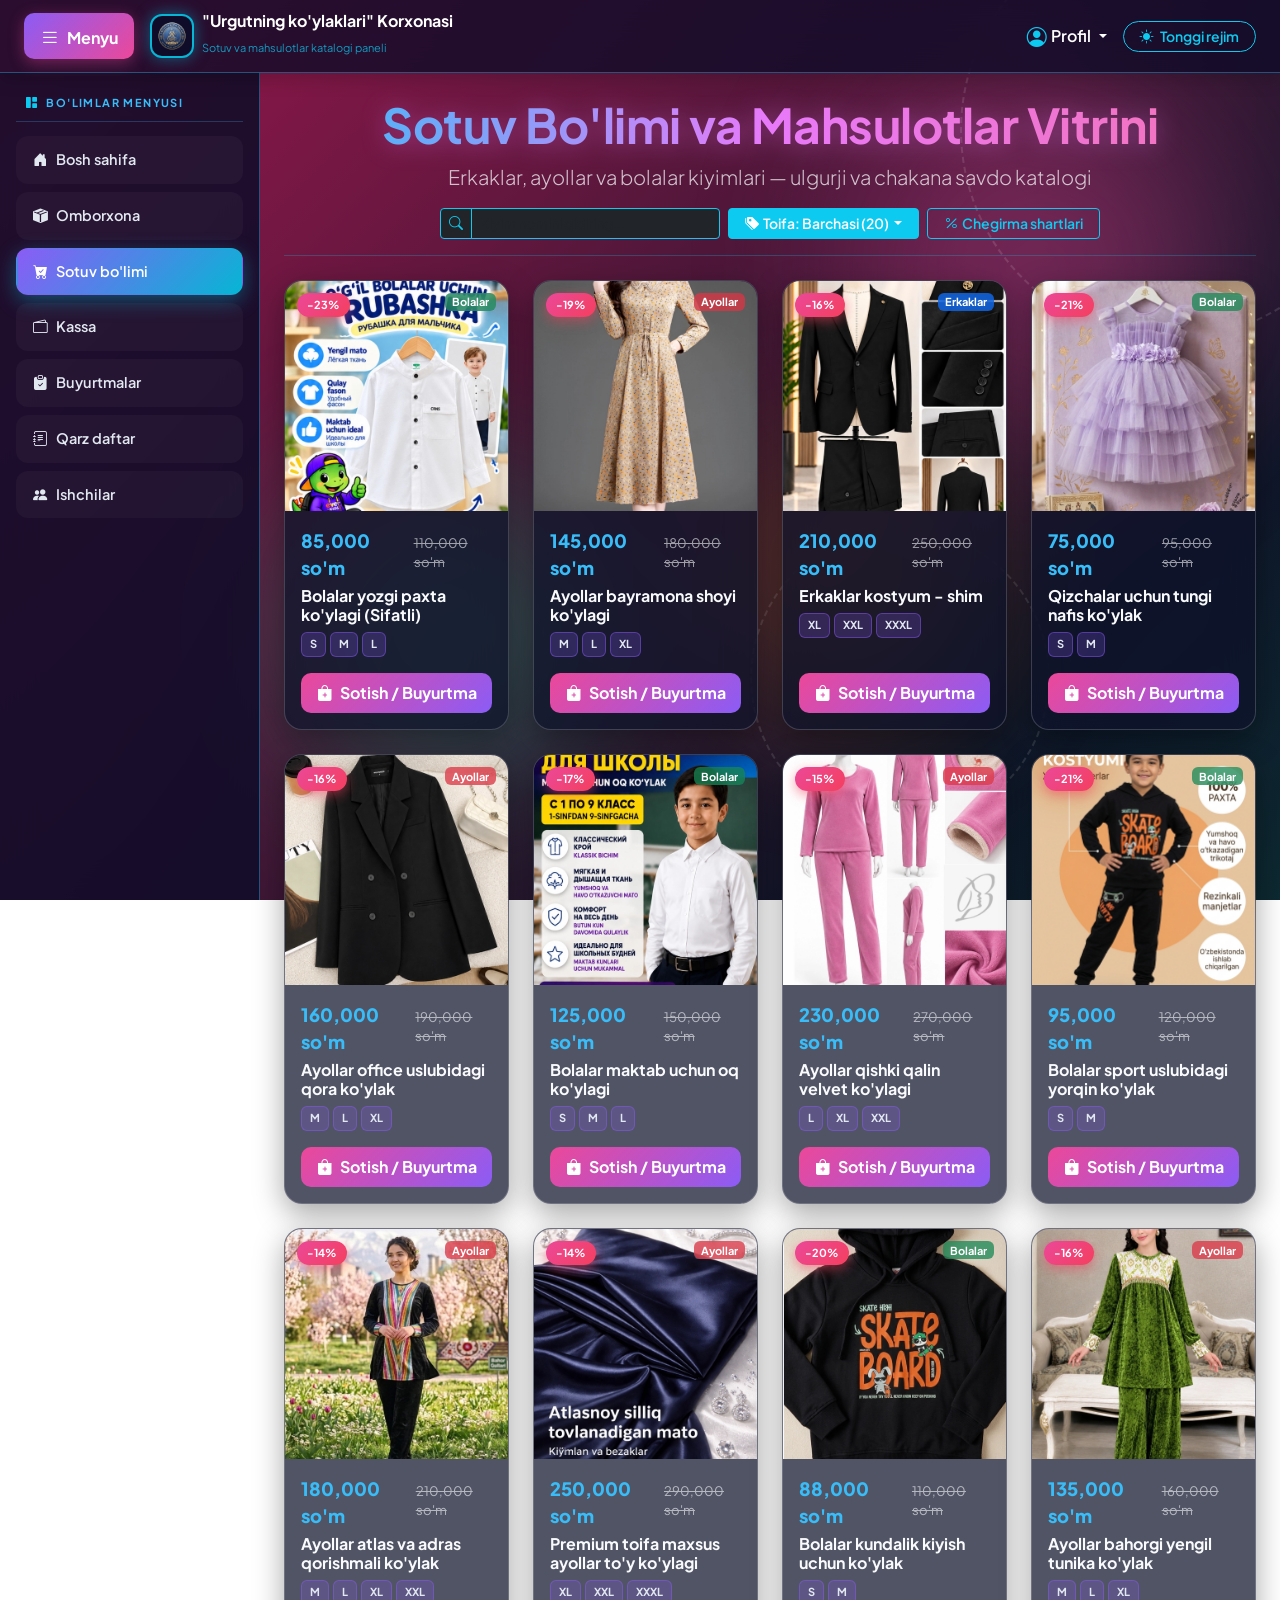
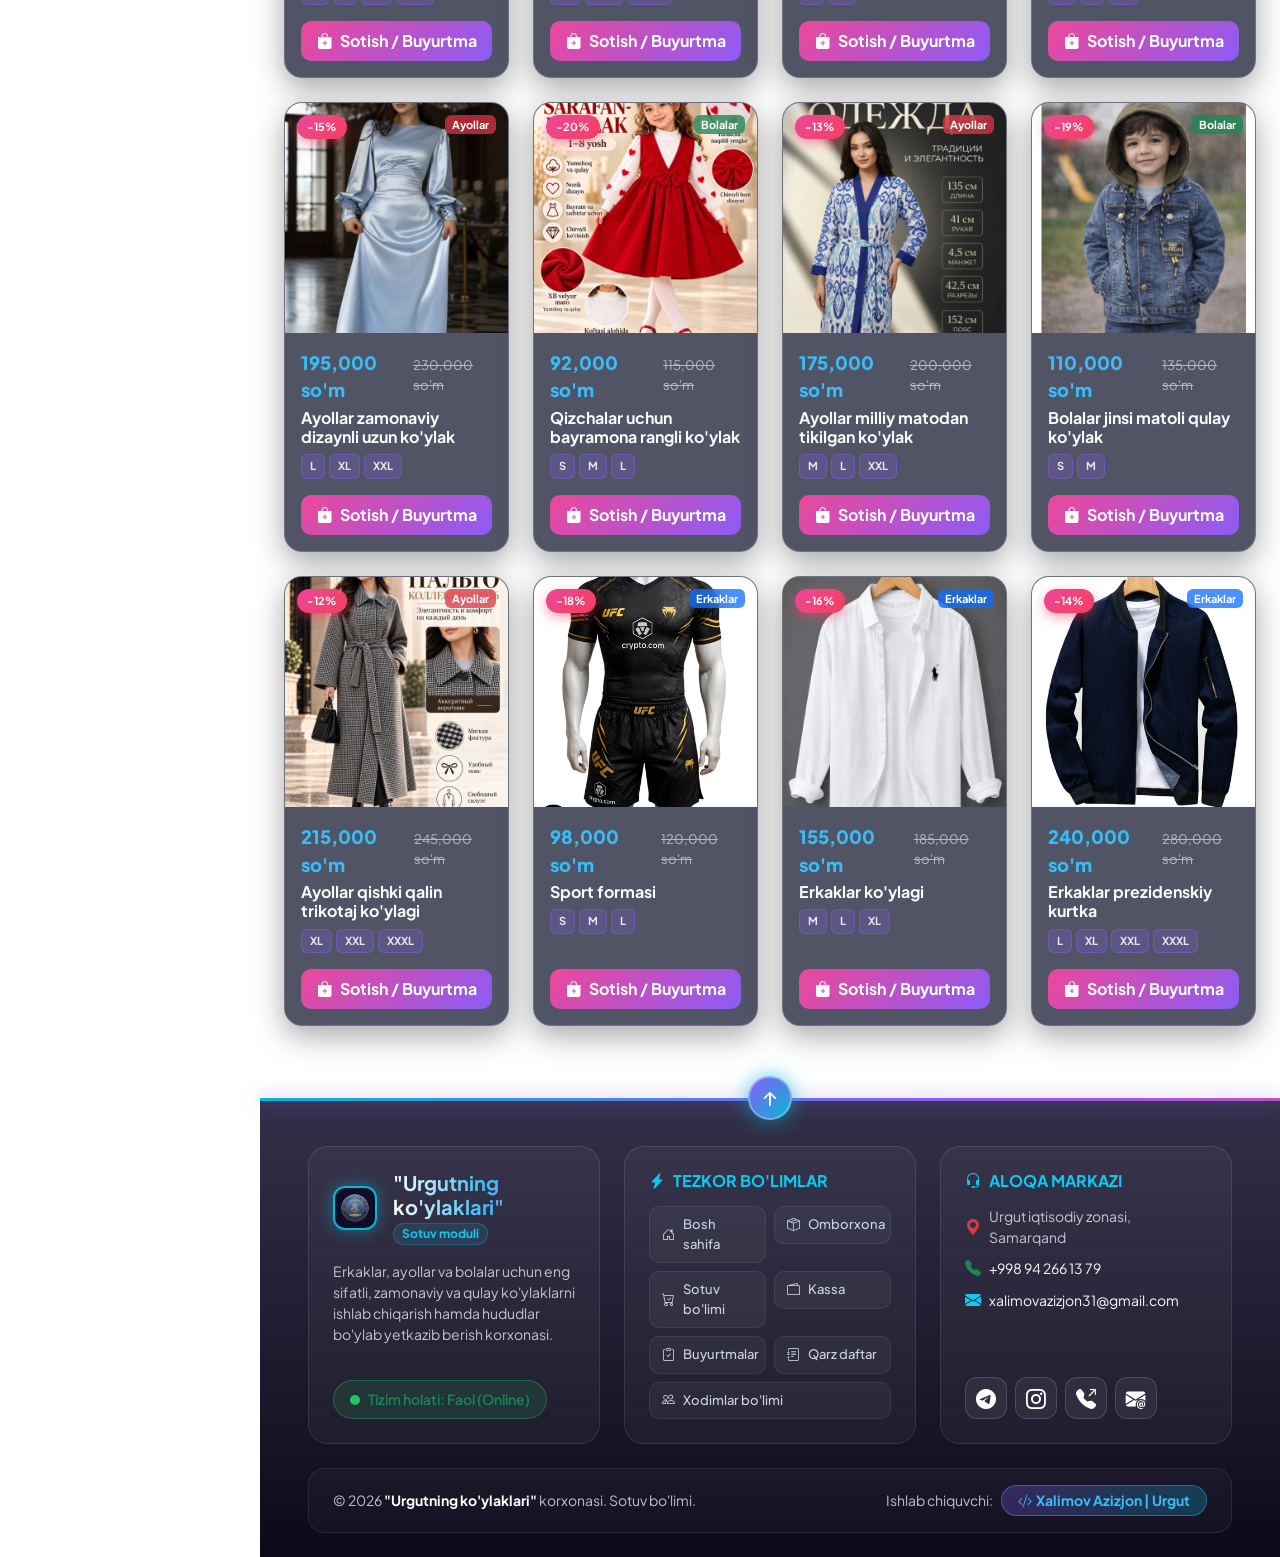
<file: sotuv.html>
<!DOCTYPE html>
<html lang="uz">
<head>
    <meta charset="UTF-8">
    <!-- 1-ko'rsatkich: Moslashuvchanlik (Responsive) -->
    <meta name="viewport" content="width=device-width, initial-scale=1.0">
    <title>👕 "Urgutning ko'ylaklari" - Sotuv Bo'limi</title>

    <!-- Bootstrap 5 CSS -->
    <link href="https://cdn.jsdelivr.net/npm/bootstrap@5.3.3/dist/css/bootstrap.min.css" rel="stylesheet">
    <!-- 5-ko'rsatkich: Bootstrap Icons -->
    <link href="https://cdn.jsdelivr.net/npm/bootstrap-icons@1.11.3/font/bootstrap-icons.min.css" rel="stylesheet">
    <!-- Yagona umumiy CSS -->
    <link rel="stylesheet" href="css/dashboard.css">

    <!-- Sotuv bo'limi uchun maxsus jilolanuvchi gradient va orqa fon illyustratsiyalari -->
    <style>
        /* Sotuv bo'limiga xos noodatiy jilolanuvchi gradient (Yoqut, Binafsha, Zumrad, Moviy) */
        body.sotuv-page {
            background: linear-gradient(
                -45deg,
                #1a0b2e,
                #831843,
                #4c1d95,
                #065f46,
                #0f172a,
                #9d174d
            );
            background-size: 400% 400%;
            animation: sotuvAurora 9s ease infinite;
            background-attachment: fixed;
        }

        @keyframes sotuvAurora {
            0% { background-position: 0% 50%; }
            50% { background-position: 100% 50%; }
            100% { background-position: 0% 50%; }
        }

        /* Tonggi rejimda sotuv bo'limi uchun iliq pastel gradient */
        body.sotuv-page.light-mode {
            background: linear-gradient(-45deg, #fce7f3, #ede9fe, #d1fae5, #fef3c7, #e0f2fe);
            background-size: 400% 400%;
            animation: sotuvAurora 9s ease infinite;
        }

        /* Orqa fondagi suzuvchi abstrakt illyustratsiyalar */
        .bg-illustrations {
            position: fixed;
            inset: 0;
            overflow: hidden;
            pointer-events: none;
            z-index: 0;
        }

        .illus-orb {
            position: absolute;
            border-radius: 50%;
            filter: blur(85px);
            opacity: 0.35;
            animation: floatIllus 12s infinite alternate ease-in-out;
        }

        .illus-orb-1 {
            width: 360px;
            height: 360px;
            background: #ec4899;
            top: 10%;
            right: 5%;
        }

        .illus-orb-2 {
            width: 320px;
            height: 320px;
            background: #10b981;
            bottom: 12%;
            left: 22%;
            animation-delay: -4s;
        }

        .illus-orb-3 {
            width: 280px;
            height: 280px;
            background: #f59e0b;
            top: 48%;
            left: 55%;
            opacity: 0.22;
            animation-delay: -7s;
        }

        /* Suzuvchi shaffof geometrik halqa illyustratsiyasi */
        .illus-ring {
            position: absolute;
            border-radius: 50%;
            border: 2px dashed rgba(255, 255, 255, 0.12);
            animation: spinSlow 35s linear infinite;
        }

        .illus-ring-1 {
            width: 420px;
            height: 420px;
            top: -80px;
            right: -100px;
        }

        .illus-ring-2 {
            width: 300px;
            height: 300px;
            bottom: 8%;
            right: 18%;
            animation-direction: reverse;
            animation-duration: 28s;
        }

        @keyframes floatIllus {
            0% { transform: translate(0, 0) scale(1); }
            100% { transform: translate(35px, -30px) scale(1.12); }
        }

        @keyframes spinSlow {
            from { transform: rotate(0deg); }
            to { transform: rotate(360deg); }
        }

        /* Kontent illyustratsiyalar ustida turishi uchun */
        .page-wrapper {
            position: relative;
            z-index: 1;
        }

        /* Mahsulot kartochkasi dizayni */
        .product-glass-card {
            overflow: hidden;
            transition: all 0.35s cubic-bezier(0.4, 0, 0.2, 1);
        }

        .product-glass-card:hover {
            transform: translateY(-8px);
            border-color: #f472b6;
            box-shadow: 0 18px 40px rgba(0, 0, 0, 0.45), 0 0 25px rgba(236, 72, 153, 0.35);
        }

        .product-img-wrap {
            position: relative;
            height: 230px;
            overflow: hidden;
            background: #ffffff;
        }

        .product-img-wrap img {
            width: 100%;
            height: 100%;
            object-fit: cover;
            transition: transform 0.45s ease;
        }

        .product-glass-card:hover .product-img-wrap img {
            transform: scale(1.08);
        }

        .discount-tag {
            position: absolute;
            top: 12px;
            left: 12px;
            background: linear-gradient(135deg, #ec4899, #f43f5e);
            color: #ffffff;
            font-size: 11px;
            font-weight: 700;
            padding: 4px 10px;
            border-radius: 999px;
            box-shadow: 0 4px 12px rgba(244, 63, 94, 0.5);
        }

        .cat-tag {
            position: absolute;
            top: 12px;
            right: 12px;
            backdrop-filter: blur(8px);
            font-size: 11px;
        }

        .price-now {
            font-size: 1.15rem;
            font-weight: 800;
            color: #38bdf8;
        }

        body.light-mode .price-now {
            color: #db2777;
        }

        .price-old {
            font-size: 0.82rem;
            text-decoration: line-through;
            opacity: 0.6;
        }

        .size-pill {
            background: rgba(139, 92, 246, 0.22);
            border: 1px solid rgba(139, 92, 246, 0.45);
            color: #e2e8f0;
            font-size: 11px;
            font-weight: 700;
            padding: 3px 8px;
            border-radius: 6px;
        }

        body.light-mode .size-pill {
            background: #ede9fe;
            color: #5b21b6;
            border-color: #c4b5fd;
        }

        .buy-neon-btn {
            background: linear-gradient(135deg, #ec4899, #8b5cf6);
            border: none;
            border-radius: 10px;
            font-weight: 700;
            transition: all 0.25s ease;
        }

        .buy-neon-btn:hover {
            background: linear-gradient(135deg, #06b6d4, #8b5cf6);
            transform: translateY(-2px);
            box-shadow: 0 6px 18px rgba(236, 72, 153, 0.45);
        }
    </style>
</head>
<body class="sotuv-page">

    <!-- Orqa fondagi suzuvchi illyustratsiyalar -->
    <div class="bg-illustrations">
        <div class="illus-orb illus-orb-1"></div>
        <div class="illus-orb illus-orb-2"></div>
        <div class="illus-orb illus-orb-3"></div>
        <div class="illus-ring illus-ring-1"></div>
        <div class="illus-ring illus-ring-2"></div>
    </div>

    <!-- 7-ko'rsatkich: Konteynerli menyu (Navbar + Container) -->
    <nav class="navbar navbar-expand-lg navbar-dark custom-navbar fixed-top shadow">
        <div class="container-fluid px-3 px-lg-4">
            <button id="menuToggleBtn" class="btn btn-info text-white fw-bold me-3 menu-btn" type="button">
                <i class="bi bi-list fs-5 me-1"></i> Menyu
            </button>

            <a class="navbar-brand d-flex align-items-center gap-2 me-auto" href="dashboard.html">
                <div class="logo-wrapper">
                    <img src="assets/logo.png" alt="Logotip" class="logo-img">
                </div>
                <div class="d-none d-sm-block">
                    <div class="fw-bold fs-6 lh-1 text-white">"Urgutning ko'ylaklari" Korxonasi</div>
                    <small class="text-info opacity-75" style="font-size: 11px;">Sotuv va mahsulotlar katalogi paneli</small>
                </div>
            </a>

            <button class="navbar-toggler border-info" type="button" data-bs-toggle="collapse" data-bs-target="#topNavbarContent">
                <span class="navbar-toggler-icon"></span>
            </button>

            <div class="collapse navbar-collapse justify-content-end gap-3 mt-3 mt-lg-0" id="topNavbarContent">
                <!-- 6-ko'rsatkich: Oddiy Dropdown komponenti -->
                <div class="dropdown">
                    <a class="nav-link dropdown-toggle text-white fw-semibold d-flex align-items-center gap-1" href="#" role="button" data-bs-toggle="dropdown" aria-expanded="false">
                        <i class="bi bi-person-circle text-info fs-5"></i> Profil
                    </a>
                    <ul class="dropdown-menu dropdown-menu-end dropdown-menu-dark border-info shadow">
                        <li><h6 class="dropdown-header text-info">Administrator</h6></li>
                        <li><a class="dropdown-item" href="ishchilar.html"><i class="bi bi-people me-2"></i>Xodimlar</a></li>
                        <li><a class="dropdown-item" href="kassa.html"><i class="bi bi-cash-stack me-2"></i>Kassa hisobi</a></li>
                        <li><hr class="dropdown-divider border-secondary"></li>
                        <li><a class="dropdown-item text-danger" href="index.html"><i class="bi bi-box-arrow-right me-2"></i>Tizimdan chiqish</a></li>
                    </ul>
                </div>

                <!-- Tonggi / Tungi rejim tugmasi -->
                <button id="themeToggleBtn" class="btn btn-sm btn-outline-info rounded-pill px-3 fw-semibold" type="button"
                        data-bs-toggle="tooltip" data-bs-placement="bottom" title="Tonggi va Tungi rejimni almashtirish">
                    <i class="bi bi-sun-fill me-1" id="themeIcon"></i>
                    <span id="themeText">Tonggi rejim</span>
                </button>
            </div>
        </div>
    </nav>

    <!-- CHAP QOTIRILGAN SIDEBAR -->
    <aside id="leftSidebar" class="left-sidebar">
        <h6 class="sidebar-heading text-uppercase fw-bold">
            <i class="bi bi-grid-1x2-fill text-info me-2"></i>Bo'limlar menyusi
        </h6>
        <nav class="nav flex-column gap-2">
            <a href="dashboard.html" class="sidebar-link"><i class="bi bi-house-door-fill me-2"></i>Bosh sahifa</a>
            <a href="omborxona.html" class="sidebar-link"><i class="bi bi-box-seam-fill me-2"></i>Omborxona</a>
            <a href="sotuv.html" class="sidebar-link active"><i class="bi bi-cart-check-fill me-2"></i>Sotuv bo'limi</a>
            <a href="kassa.html" class="sidebar-link"><i class="bi bi-wallet2 me-2"></i>Kassa</a>
            <a href="buyurtmalar.html" class="sidebar-link"><i class="bi bi-clipboard-check-fill me-2"></i>Buyurtmalar</a>
            <a href="qarz_daftar.html" class="sidebar-link"><i class="bi bi-journal-text me-2"></i>Qarz daftar</a>
            <a href="ishchilar.html" class="sidebar-link"><i class="bi bi-people-fill me-2"></i>Ishchilar</a>
        </nav>
    </aside>

    <!-- ASOSIY SAHIFA KONTEYNERI -->
    <div class="page-wrapper">
        <main class="main-content">
            <div class="container-fluid px-3 px-lg-4 py-4">

                <!-- 2-ko'rsatkich: Matnlar dizayni -->
                <div class="text-center pb-3 mb-4 border-bottom border-info border-opacity-25">
                    <h1 class="display-5 fw-bold section-title mb-2">Sotuv Bo'limi va Mahsulotlar Vitrini</h1>
                    <p class="lead opacity-75 mb-3">Erkaklar, ayollar va bolalar kiyimlari — ulgurji va chakana savdo katalogi</p>

                    <!-- 4, 6 va 8-ko'rsatkichlar: Qidiruv, Kategoriya filtri va Popover -->
                    <div class="d-flex flex-wrap justify-content-center align-items-center gap-2 mt-3">
                        <div class="input-group input-group-sm" style="max-width: 280px;">
                            <span class="input-group-text bg-dark border-info text-info"><i class="bi bi-search"></i></span>
                            <input type="text" id="productSearch" class="form-control bg-dark text-white border-info" placeholder="Kiyim nomini qidiring...">
                        </div>

                        <!-- 6-ko'rsatkich: Button Dropdown (Kategoriya filtri) -->
                        <div class="btn-group btn-group-sm">
                            <button type="button" class="btn btn-info text-white fw-semibold dropdown-toggle px-3" data-bs-toggle="dropdown" aria-expanded="false" id="catFilterBtn">
                                <i class="bi bi-tags-fill me-1"></i>Toifa: Barchasi (20)
                            </button>
                            <ul class="dropdown-menu dropdown-menu-dark border-info">
                                <li><button class="dropdown-item cat-option active" data-cat="all"><i class="bi bi-grid me-2 text-info"></i>Barchasi (20)</button></li>
                                <li><button class="dropdown-item cat-option" data-cat="ayollar"><i class="bi bi-person-standing-dress me-2 text-danger"></i>Ayollar kiyimlari</button></li>
                                <li><button class="dropdown-item cat-option" data-cat="erkaklar"><i class="bi bi-person-standing me-2 text-primary"></i>Erkaklar kiyimlari</button></li>
                                <li><button class="dropdown-item cat-option" data-cat="bolalar"><i class="bi bi-emoji-smile me-2 text-success"></i>Bolalar kiyimlari</button></li>
                            </ul>
                        </div>

                        <!-- 8-ko'rsatkich: Popover -->
                        <button type="button" class="btn btn-sm btn-outline-info fw-semibold px-3"
                                data-bs-toggle="popover"
                                data-bs-trigger="focus"
                                data-bs-placement="bottom"
                                data-bs-title="Ulgurji chegirmalar"
                                data-bs-content="50 donadan ortiq buyurtmalarga qo'shimcha 10% chegirma va Samarqand viloyati bo'ylab bepul yetkazib berish mavjud!">
                            <i class="bi bi-percent me-1"></i>Chegirma shartlari
                        </button>
                    </div>
                </div>

                <!-- 5 va 9-ko'rsatkichlar: 20 ta Mahsulot Kartochkasi (Bootstrap Grid + Card) -->
                <div class="row g-4" id="productsGrid">

                    <!-- 1 -->
                    <div class="col-sm-6 col-lg-4 col-xl-3 product-item" data-cat="bolalar">
                        <div class="card custom-card product-glass-card h-100">
                            <div class="product-img-wrap">
                                <span class="discount-tag" data-bs-toggle="tooltip" title="25,000 so'm tejang">-23%</span>
                                <span class="badge bg-success bg-opacity-75 cat-tag">Bolalar</span>
                                <img src="assets/rasm1.jpg" class="img-fluid" alt="Bolalar yozgi paxta ko'ylagi">
                            </div>
                            <div class="card-body d-flex flex-column justify-content-between">
                                <div>
                                    <div class="d-flex align-items-baseline gap-2 mb-1">
                                        <span class="price-now">85,000 so'm</span>
                                        <span class="price-old">110,000 so'm</span>
                                    </div>
                                    <h6 class="fw-bold mb-2">Bolalar yozgi paxta ko'ylagi (Sifatli)</h6>
                                    <div class="d-flex flex-wrap gap-1 mb-3">
                                        <span class="size-pill">S</span><span class="size-pill">M</span><span class="size-pill">L</span>
                                    </div>
                                </div>
                                <button class="btn btn-primary buy-neon-btn w-100 py-2 open-order-btn" data-name="Bolalar yozgi paxta ko'ylagi (Sifatli)" data-price="85000">
                                    <i class="bi bi-bag-plus-fill me-1"></i> Sotish / Buyurtma
                                </button>
                            </div>
                        </div>
                    </div>

                    <!-- 2 -->
                    <div class="col-sm-6 col-lg-4 col-xl-3 product-item" data-cat="ayollar">
                        <div class="card custom-card product-glass-card h-100">
                            <div class="product-img-wrap">
                                <span class="discount-tag" data-bs-toggle="tooltip" title="35,000 so'm tejang">-19%</span>
                                <span class="badge bg-danger bg-opacity-75 cat-tag">Ayollar</span>
                                <img src="assets/rasm2.jpg" class="img-fluid" alt="Ayollar bayramona shoyi ko'ylagi">
                            </div>
                            <div class="card-body d-flex flex-column justify-content-between">
                                <div>
                                    <div class="d-flex align-items-baseline gap-2 mb-1">
                                        <span class="price-now">145,000 so'm</span>
                                        <span class="price-old">180,000 so'm</span>
                                    </div>
                                    <h6 class="fw-bold mb-2">Ayollar bayramona shoyi ko'ylagi</h6>
                                    <div class="d-flex flex-wrap gap-1 mb-3">
                                        <span class="size-pill">M</span><span class="size-pill">L</span><span class="size-pill">XL</span>
                                    </div>
                                </div>
                                <button class="btn btn-primary buy-neon-btn w-100 py-2 open-order-btn" data-name="Ayollar bayramona shoyi ko'ylagi" data-price="145000">
                                    <i class="bi bi-bag-plus-fill me-1"></i> Sotish / Buyurtma
                                </button>
                            </div>
                        </div>
                    </div>

                    <!-- 3 -->
                    <div class="col-sm-6 col-lg-4 col-xl-3 product-item" data-cat="erkaklar">
                        <div class="card custom-card product-glass-card h-100">
                            <div class="product-img-wrap">
                                <span class="discount-tag" data-bs-toggle="tooltip" title="40,000 so'm tejang">-16%</span>
                                <span class="badge bg-primary bg-opacity-75 cat-tag">Erkaklar</span>
                                <img src="assets/rasm3.jpg" class="img-fluid" alt="Erkaklar kostyum - shim">
                            </div>
                            <div class="card-body d-flex flex-column justify-content-between">
                                <div>
                                    <div class="d-flex align-items-baseline gap-2 mb-1">
                                        <span class="price-now">210,000 so'm</span>
                                        <span class="price-old">250,000 so'm</span>
                                    </div>
                                    <h6 class="fw-bold mb-2">Erkaklar kostyum - shim</h6>
                                    <div class="d-flex flex-wrap gap-1 mb-3">
                                        <span class="size-pill">XL</span><span class="size-pill">XXL</span><span class="size-pill">XXXL</span>
                                    </div>
                                </div>
                                <button class="btn btn-primary buy-neon-btn w-100 py-2 open-order-btn" data-name="Erkaklar kostyum - shim" data-price="210000">
                                    <i class="bi bi-bag-plus-fill me-1"></i> Sotish / Buyurtma
                                </button>
                            </div>
                        </div>
                    </div>

                    <!-- 4 -->
                    <div class="col-sm-6 col-lg-4 col-xl-3 product-item" data-cat="bolalar">
                        <div class="card custom-card product-glass-card h-100">
                            <div class="product-img-wrap">
                                <span class="discount-tag" data-bs-toggle="tooltip" title="20,000 so'm tejang">-21%</span>
                                <span class="badge bg-success bg-opacity-75 cat-tag">Bolalar</span>
                                <img src="assets/rasm4.jpg" class="img-fluid" alt="Qizchalar uchun tungi nafis ko'ylak">
                            </div>
                            <div class="card-body d-flex flex-column justify-content-between">
                                <div>
                                    <div class="d-flex align-items-baseline gap-2 mb-1">
                                        <span class="price-now">75,000 so'm</span>
                                        <span class="price-old">95,000 so'm</span>
                                    </div>
                                    <h6 class="fw-bold mb-2">Qizchalar uchun tungi nafis ko'ylak</h6>
                                    <div class="d-flex flex-wrap gap-1 mb-3">
                                        <span class="size-pill">S</span><span class="size-pill">M</span>
                                    </div>
                                </div>
                                <button class="btn btn-primary buy-neon-btn w-100 py-2 open-order-btn" data-name="Qizchalar uchun tungi nafis ko'ylak" data-price="75000">
                                    <i class="bi bi-bag-plus-fill me-1"></i> Sotish / Buyurtma
                                </button>
                            </div>
                        </div>
                    </div>

                    <!-- 5 -->
                    <div class="col-sm-6 col-lg-4 col-xl-3 product-item" data-cat="ayollar">
                        <div class="card custom-card product-glass-card h-100">
                            <div class="product-img-wrap">
                                <span class="discount-tag">-16%</span>
                                <span class="badge bg-danger bg-opacity-75 cat-tag">Ayollar</span>
                                <img src="assets/rasm5.jpg" class="img-fluid" alt="Ayollar office uslubidagi qora ko'ylak">
                            </div>
                            <div class="card-body d-flex flex-column justify-content-between">
                                <div>
                                    <div class="d-flex align-items-baseline gap-2 mb-1">
                                        <span class="price-now">160,000 so'm</span>
                                        <span class="price-old">190,000 so'm</span>
                                    </div>
                                    <h6 class="fw-bold mb-2">Ayollar office uslubidagi qora ko'ylak</h6>
                                    <div class="d-flex flex-wrap gap-1 mb-3">
                                        <span class="size-pill">M</span><span class="size-pill">L</span><span class="size-pill">XL</span>
                                    </div>
                                </div>
                                <button class="btn btn-primary buy-neon-btn w-100 py-2 open-order-btn" data-name="Ayollar office uslubidagi qora ko'ylak" data-price="160000">
                                    <i class="bi bi-bag-plus-fill me-1"></i> Sotish / Buyurtma
                                </button>
                            </div>
                        </div>
                    </div>

                    <!-- 6 -->
                    <div class="col-sm-6 col-lg-4 col-xl-3 product-item" data-cat="bolalar">
                        <div class="card custom-card product-glass-card h-100">
                            <div class="product-img-wrap">
                                <span class="discount-tag">-17%</span>
                                <span class="badge bg-success bg-opacity-75 cat-tag">Bolalar</span>
                                <img src="assets/rasm6.jpg" class="img-fluid" alt="Bolalar maktab uchun oq ko'ylagi">
                            </div>
                            <div class="card-body d-flex flex-column justify-content-between">
                                <div>
                                    <div class="d-flex align-items-baseline gap-2 mb-1">
                                        <span class="price-now">125,000 so'm</span>
                                        <span class="price-old">150,000 so'm</span>
                                    </div>
                                    <h6 class="fw-bold mb-2">Bolalar maktab uchun oq ko'ylagi</h6>
                                    <div class="d-flex flex-wrap gap-1 mb-3">
                                        <span class="size-pill">S</span><span class="size-pill">M</span><span class="size-pill">L</span>
                                    </div>
                                </div>
                                <button class="btn btn-primary buy-neon-btn w-100 py-2 open-order-btn" data-name="Bolalar maktab uchun oq ko'ylagi" data-price="125000">
                                    <i class="bi bi-bag-plus-fill me-1"></i> Sotish / Buyurtma
                                </button>
                            </div>
                        </div>
                    </div>

                    <!-- 7 -->
                    <div class="col-sm-6 col-lg-4 col-xl-3 product-item" data-cat="ayollar">
                        <div class="card custom-card product-glass-card h-100">
                            <div class="product-img-wrap">
                                <span class="discount-tag">-15%</span>
                                <span class="badge bg-danger bg-opacity-75 cat-tag">Ayollar</span>
                                <img src="assets/rasm7.png" class="img-fluid" alt="Ayollar qishki qalin velvet ko'ylagi">
                            </div>
                            <div class="card-body d-flex flex-column justify-content-between">
                                <div>
                                    <div class="d-flex align-items-baseline gap-2 mb-1">
                                        <span class="price-now">230,000 so'm</span>
                                        <span class="price-old">270,000 so'm</span>
                                    </div>
                                    <h6 class="fw-bold mb-2">Ayollar qishki qalin velvet ko'ylagi</h6>
                                    <div class="d-flex flex-wrap gap-1 mb-3">
                                        <span class="size-pill">L</span><span class="size-pill">XL</span><span class="size-pill">XXL</span>
                                    </div>
                                </div>
                                <button class="btn btn-primary buy-neon-btn w-100 py-2 open-order-btn" data-name="Ayollar qishki qalin velvet ko'ylagi" data-price="230000">
                                    <i class="bi bi-bag-plus-fill me-1"></i> Sotish / Buyurtma
                                </button>
                            </div>
                        </div>
                    </div>

                    <!-- 8 -->
                    <div class="col-sm-6 col-lg-4 col-xl-3 product-item" data-cat="bolalar">
                        <div class="card custom-card product-glass-card h-100">
                            <div class="product-img-wrap">
                                <span class="discount-tag">-21%</span>
                                <span class="badge bg-success bg-opacity-75 cat-tag">Bolalar</span>
                                <img src="assets/rasm8.png" class="img-fluid" alt="Bolalar sport uslubidagi yorqin ko'ylak">
                            </div>
                            <div class="card-body d-flex flex-column justify-content-between">
                                <div>
                                    <div class="d-flex align-items-baseline gap-2 mb-1">
                                        <span class="price-now">95,000 so'm</span>
                                        <span class="price-old">120,000 so'm</span>
                                    </div>
                                    <h6 class="fw-bold mb-2">Bolalar sport uslubidagi yorqin ko'ylak</h6>
                                    <div class="d-flex flex-wrap gap-1 mb-3">
                                        <span class="size-pill">S</span><span class="size-pill">M</span>
                                    </div>
                                </div>
                                <button class="btn btn-primary buy-neon-btn w-100 py-2 open-order-btn" data-name="Bolalar sport uslubidagi yorqin ko'ylak" data-price="95000">
                                    <i class="bi bi-bag-plus-fill me-1"></i> Sotish / Buyurtma
                                </button>
                            </div>
                        </div>
                    </div>

                    <!-- 9 -->
                    <div class="col-sm-6 col-lg-4 col-xl-3 product-item" data-cat="ayollar">
                        <div class="card custom-card product-glass-card h-100">
                            <div class="product-img-wrap">
                                <span class="discount-tag">-14%</span>
                                <span class="badge bg-danger bg-opacity-75 cat-tag">Ayollar</span>
                                <img src="assets/rasm9.png" class="img-fluid" alt="Ayollar atlas va adras ko'ylak">
                            </div>
                            <div class="card-body d-flex flex-column justify-content-between">
                                <div>
                                    <div class="d-flex align-items-baseline gap-2 mb-1">
                                        <span class="price-now">180,000 so'm</span>
                                        <span class="price-old">210,000 so'm</span>
                                    </div>
                                    <h6 class="fw-bold mb-2">Ayollar atlas va adras qorishmali ko'ylak</h6>
                                    <div class="d-flex flex-wrap gap-1 mb-3">
                                        <span class="size-pill">M</span><span class="size-pill">L</span><span class="size-pill">XL</span><span class="size-pill">XXL</span>
                                    </div>
                                </div>
                                <button class="btn btn-primary buy-neon-btn w-100 py-2 open-order-btn" data-name="Ayollar atlas va adras qorishmali ko'ylak" data-price="180000">
                                    <i class="bi bi-bag-plus-fill me-1"></i> Sotish / Buyurtma
                                </button>
                            </div>
                        </div>
                    </div>

                    <!-- 10 -->
                    <div class="col-sm-6 col-lg-4 col-xl-3 product-item" data-cat="ayollar">
                        <div class="card custom-card product-glass-card h-100">
                            <div class="product-img-wrap">
                                <span class="discount-tag">-14%</span>
                                <span class="badge bg-danger bg-opacity-75 cat-tag">Ayollar</span>
                                <img src="assets/rasm10.png" class="img-fluid" alt="Premium toifa maxsus ayollar to'y ko'ylagi">
                            </div>
                            <div class="card-body d-flex flex-column justify-content-between">
                                <div>
                                    <div class="d-flex align-items-baseline gap-2 mb-1">
                                        <span class="price-now">250,000 so'm</span>
                                        <span class="price-old">290,000 so'm</span>
                                    </div>
                                    <h6 class="fw-bold mb-2">Premium toifa maxsus ayollar to'y ko'ylagi</h6>
                                    <div class="d-flex flex-wrap gap-1 mb-3">
                                        <span class="size-pill">XL</span><span class="size-pill">XXL</span><span class="size-pill">XXXL</span>
                                    </div>
                                </div>
                                <button class="btn btn-primary buy-neon-btn w-100 py-2 open-order-btn" data-name="Premium toifa maxsus ayollar to'y ko'ylagi" data-price="250000">
                                    <i class="bi bi-bag-plus-fill me-1"></i> Sotish / Buyurtma
                                </button>
                            </div>
                        </div>
                    </div>

                    <!-- 11 -->
                    <div class="col-sm-6 col-lg-4 col-xl-3 product-item" data-cat="bolalar">
                        <div class="card custom-card product-glass-card h-100">
                            <div class="product-img-wrap">
                                <span class="discount-tag">-20%</span>
                                <span class="badge bg-success bg-opacity-75 cat-tag">Bolalar</span>
                                <img src="assets/rasm11.png" class="img-fluid" alt="Bolalar kundalik ko'ylak">
                            </div>
                            <div class="card-body d-flex flex-column justify-content-between">
                                <div>
                                    <div class="d-flex align-items-baseline gap-2 mb-1">
                                        <span class="price-now">88,000 so'm</span>
                                        <span class="price-old">110,000 so'm</span>
                                    </div>
                                    <h6 class="fw-bold mb-2">Bolalar kundalik kiyish uchun ko'ylak</h6>
                                    <div class="d-flex flex-wrap gap-1 mb-3">
                                        <span class="size-pill">S</span><span class="size-pill">M</span>
                                    </div>
                                </div>
                                <button class="btn btn-primary buy-neon-btn w-100 py-2 open-order-btn" data-name="Bolalar kundalik kiyish uchun ko'ylak" data-price="88000">
                                    <i class="bi bi-bag-plus-fill me-1"></i> Sotish / Buyurtma
                                </button>
                            </div>
                        </div>
                    </div>

                    <!-- 12 -->
                    <div class="col-sm-6 col-lg-4 col-xl-3 product-item" data-cat="ayollar">
                        <div class="card custom-card product-glass-card h-100">
                            <div class="product-img-wrap">
                                <span class="discount-tag">-16%</span>
                                <span class="badge bg-danger bg-opacity-75 cat-tag">Ayollar</span>
                                <img src="assets/rasm12.png" class="img-fluid" alt="Ayollar bahorgi tunika">
                            </div>
                            <div class="card-body d-flex flex-column justify-content-between">
                                <div>
                                    <div class="d-flex align-items-baseline gap-2 mb-1">
                                        <span class="price-now">135,000 so'm</span>
                                        <span class="price-old">160,000 so'm</span>
                                    </div>
                                    <h6 class="fw-bold mb-2">Ayollar bahorgi yengil tunika ko'ylak</h6>
                                    <div class="d-flex flex-wrap gap-1 mb-3">
                                        <span class="size-pill">M</span><span class="size-pill">L</span><span class="size-pill">XL</span>
                                    </div>
                                </div>
                                <button class="btn btn-primary buy-neon-btn w-100 py-2 open-order-btn" data-name="Ayollar bahorgi yengil tunika ko'ylak" data-price="135000">
                                    <i class="bi bi-bag-plus-fill me-1"></i> Sotish / Buyurtma
                                </button>
                            </div>
                        </div>
                    </div>

                    <!-- 13 -->
                    <div class="col-sm-6 col-lg-4 col-xl-3 product-item" data-cat="ayollar">
                        <div class="card custom-card product-glass-card h-100">
                            <div class="product-img-wrap">
                                <span class="discount-tag">-15%</span>
                                <span class="badge bg-danger bg-opacity-75 cat-tag">Ayollar</span>
                                <img src="assets/rasm13.png" class="img-fluid" alt="Ayollar uzun ko'ylak">
                            </div>
                            <div class="card-body d-flex flex-column justify-content-between">
                                <div>
                                    <div class="d-flex align-items-baseline gap-2 mb-1">
                                        <span class="price-now">195,000 so'm</span>
                                        <span class="price-old">230,000 so'm</span>
                                    </div>
                                    <h6 class="fw-bold mb-2">Ayollar zamonaviy dizaynli uzun ko'ylak</h6>
                                    <div class="d-flex flex-wrap gap-1 mb-3">
                                        <span class="size-pill">L</span><span class="size-pill">XL</span><span class="size-pill">XXL</span>
                                    </div>
                                </div>
                                <button class="btn btn-primary buy-neon-btn w-100 py-2 open-order-btn" data-name="Ayollar zamonaviy dizaynli uzun ko'ylak" data-price="195000">
                                    <i class="bi bi-bag-plus-fill me-1"></i> Sotish / Buyurtma
                                </button>
                            </div>
                        </div>
                    </div>

                    <!-- 14 -->
                    <div class="col-sm-6 col-lg-4 col-xl-3 product-item" data-cat="bolalar">
                        <div class="card custom-card product-glass-card h-100">
                            <div class="product-img-wrap">
                                <span class="discount-tag">-20%</span>
                                <span class="badge bg-success bg-opacity-75 cat-tag">Bolalar</span>
                                <img src="assets/rasm14.png" class="img-fluid" alt="Qizchalar bayramona ko'ylak">
                            </div>
                            <div class="card-body d-flex flex-column justify-content-between">
                                <div>
                                    <div class="d-flex align-items-baseline gap-2 mb-1">
                                        <span class="price-now">92,000 so'm</span>
                                        <span class="price-old">115,000 so'm</span>
                                    </div>
                                    <h6 class="fw-bold mb-2">Qizchalar uchun bayramona rangli ko'ylak</h6>
                                    <div class="d-flex flex-wrap gap-1 mb-3">
                                        <span class="size-pill">S</span><span class="size-pill">M</span><span class="size-pill">L</span>
                                    </div>
                                </div>
                                <button class="btn btn-primary buy-neon-btn w-100 py-2 open-order-btn" data-name="Qizchalar uchun bayramona rangli ko'ylak" data-price="92000">
                                    <i class="bi bi-bag-plus-fill me-1"></i> Sotish / Buyurtma
                                </button>
                            </div>
                        </div>
                    </div>

                    <!-- 15 -->
                    <div class="col-sm-6 col-lg-4 col-xl-3 product-item" data-cat="ayollar">
                        <div class="card custom-card product-glass-card h-100">
                            <div class="product-img-wrap">
                                <span class="discount-tag">-13%</span>
                                <span class="badge bg-danger bg-opacity-75 cat-tag">Ayollar</span>
                                <img src="assets/rasm15.png" class="img-fluid" alt="Ayollar milliy ko'ylak">
                            </div>
                            <div class="card-body d-flex flex-column justify-content-between">
                                <div>
                                    <div class="d-flex align-items-baseline gap-2 mb-1">
                                        <span class="price-now">175,000 so'm</span>
                                        <span class="price-old">200,000 so'm</span>
                                    </div>
                                    <h6 class="fw-bold mb-2">Ayollar milliy matodan tikilgan ko'ylak</h6>
                                    <div class="d-flex flex-wrap gap-1 mb-3">
                                        <span class="size-pill">M</span><span class="size-pill">L</span><span class="size-pill">XXL</span>
                                    </div>
                                </div>
                                <button class="btn btn-primary buy-neon-btn w-100 py-2 open-order-btn" data-name="Ayollar milliy matodan tikilgan ko'ylak" data-price="175000">
                                    <i class="bi bi-bag-plus-fill me-1"></i> Sotish / Buyurtma
                                </button>
                            </div>
                        </div>
                    </div>

                    <!-- 16 -->
                    <div class="col-sm-6 col-lg-4 col-xl-3 product-item" data-cat="bolalar">
                        <div class="card custom-card product-glass-card h-100">
                            <div class="product-img-wrap">
                                <span class="discount-tag">-19%</span>
                                <span class="badge bg-success bg-opacity-75 cat-tag">Bolalar</span>
                                <img src="assets/rasm16.png" class="img-fluid" alt="Bolalar jinsi ko'ylagi">
                            </div>
                            <div class="card-body d-flex flex-column justify-content-between">
                                <div>
                                    <div class="d-flex align-items-baseline gap-2 mb-1">
                                        <span class="price-now">110,000 so'm</span>
                                        <span class="price-old">135,000 so'm</span>
                                    </div>
                                    <h6 class="fw-bold mb-2">Bolalar jinsi matoli qulay ko'ylak</h6>
                                    <div class="d-flex flex-wrap gap-1 mb-3">
                                        <span class="size-pill">S</span><span class="size-pill">M</span>
                                    </div>
                                </div>
                                <button class="btn btn-primary buy-neon-btn w-100 py-2 open-order-btn" data-name="Bolalar jinsi matoli qulay ko'ylak" data-price="110000">
                                    <i class="bi bi-bag-plus-fill me-1"></i> Sotish / Buyurtma
                                </button>
                            </div>
                        </div>
                    </div>

                    <!-- 17 -->
                    <div class="col-sm-6 col-lg-4 col-xl-3 product-item" data-cat="ayollar">
                        <div class="card custom-card product-glass-card h-100">
                            <div class="product-img-wrap">
                                <span class="discount-tag">-12%</span>
                                <span class="badge bg-danger bg-opacity-75 cat-tag">Ayollar</span>
                                <img src="assets/rasm17.png" class="img-fluid" alt="Ayollar trikotaj ko'ylagi">
                            </div>
                            <div class="card-body d-flex flex-column justify-content-between">
                                <div>
                                    <div class="d-flex align-items-baseline gap-2 mb-1">
                                        <span class="price-now">215,000 so'm</span>
                                        <span class="price-old">245,000 so'm</span>
                                    </div>
                                    <h6 class="fw-bold mb-2">Ayollar qishki qalin trikotaj ko'ylagi</h6>
                                    <div class="d-flex flex-wrap gap-1 mb-3">
                                        <span class="size-pill">XL</span><span class="size-pill">XXL</span><span class="size-pill">XXXL</span>
                                    </div>
                                </div>
                                <button class="btn btn-primary buy-neon-btn w-100 py-2 open-order-btn" data-name="Ayollar qishki qalin trikotaj ko'ylagi" data-price="215000">
                                    <i class="bi bi-bag-plus-fill me-1"></i> Sotish / Buyurtma
                                </button>
                            </div>
                        </div>
                    </div>

                    <!-- 18 -->
                    <div class="col-sm-6 col-lg-4 col-xl-3 product-item" data-cat="erkaklar">
                        <div class="card custom-card product-glass-card h-100">
                            <div class="product-img-wrap">
                                <span class="discount-tag">-18%</span>
                                <span class="badge bg-primary bg-opacity-75 cat-tag">Erkaklar</span>
                                <img src="assets/rasm18.png" class="img-fluid" alt="Sport formasi">
                            </div>
                            <div class="card-body d-flex flex-column justify-content-between">
                                <div>
                                    <div class="d-flex align-items-baseline gap-2 mb-1">
                                        <span class="price-now">98,000 so'm</span>
                                        <span class="price-old">120,000 so'm</span>
                                    </div>
                                    <h6 class="fw-bold mb-2">Sport formasi</h6>
                                    <div class="d-flex flex-wrap gap-1 mb-3">
                                        <span class="size-pill">S</span><span class="size-pill">M</span><span class="size-pill">L</span>
                                    </div>
                                </div>
                                <button class="btn btn-primary buy-neon-btn w-100 py-2 open-order-btn" data-name="Sport formasi" data-price="98000">
                                    <i class="bi bi-bag-plus-fill me-1"></i> Sotish / Buyurtma
                                </button>
                            </div>
                        </div>
                    </div>

                    <!-- 19 -->
                    <div class="col-sm-6 col-lg-4 col-xl-3 product-item" data-cat="erkaklar">
                        <div class="card custom-card product-glass-card h-100">
                            <div class="product-img-wrap">
                                <span class="discount-tag">-16%</span>
                                <span class="badge bg-primary bg-opacity-75 cat-tag">Erkaklar</span>
                                <img src="assets/rasm19.png" class="img-fluid" alt="Erkaklar ko'ylagi">
                            </div>
                            <div class="card-body d-flex flex-column justify-content-between">
                                <div>
                                    <div class="d-flex align-items-baseline gap-2 mb-1">
                                        <span class="price-now">155,000 so'm</span>
                                        <span class="price-old">185,000 so'm</span>
                                    </div>
                                    <h6 class="fw-bold mb-2">Erkaklar ko'ylagi</h6>
                                    <div class="d-flex flex-wrap gap-1 mb-3">
                                        <span class="size-pill">M</span><span class="size-pill">L</span><span class="size-pill">XL</span>
                                    </div>
                                </div>
                                <button class="btn btn-primary buy-neon-btn w-100 py-2 open-order-btn" data-name="Erkaklar ko'ylagi" data-price="155000">
                                    <i class="bi bi-bag-plus-fill me-1"></i> Sotish / Buyurtma
                                </button>
                            </div>
                        </div>
                    </div>

                    <!-- 20 -->
                    <div class="col-sm-6 col-lg-4 col-xl-3 product-item" data-cat="erkaklar">
                        <div class="card custom-card product-glass-card h-100">
                            <div class="product-img-wrap">
                                <span class="discount-tag">-14%</span>
                                <span class="badge bg-primary bg-opacity-75 cat-tag">Erkaklar</span>
                                <img src="assets/rasm20.png" class="img-fluid" alt="Erkaklar prezidenskiy kurtka">
                            </div>
                            <div class="card-body d-flex flex-column justify-content-between">
                                <div>
                                    <div class="d-flex align-items-baseline gap-2 mb-1">
                                        <span class="price-now">240,000 so'm</span>
                                        <span class="price-old">280,000 so'm</span>
                                    </div>
                                    <h6 class="fw-bold mb-2">Erkaklar prezidenskiy kurtka</h6>
                                    <div class="d-flex flex-wrap gap-1 mb-3">
                                        <span class="size-pill">L</span><span class="size-pill">XL</span><span class="size-pill">XXL</span><span class="size-pill">XXXL</span>
                                    </div>
                                </div>
                                <button class="btn btn-primary buy-neon-btn w-100 py-2 open-order-btn" data-name="Erkaklar prezidenskiy kurtka" data-price="240000">
                                    <i class="bi bi-bag-plus-fill me-1"></i> Sotish / Buyurtma
                                </button>
                            </div>
                        </div>
                    </div>

                </div>
            </div>
        </main>

        <!-- NOODATIY FUTURISTIK NEON FOOTER -->
        <footer class="ultra-footer position-relative mt-5 pt-5 pb-4">
            <div class="footer-neon-line"></div>
            <a href="#" class="back-to-top-btn" data-bs-toggle="tooltip" data-bs-placement="top" title="Sahifa boshiga qaytish">
                <i class="bi bi-arrow-up-short fs-3"></i>
            </a>

            <div class="container-fluid px-3 px-lg-5 position-relative" style="z-index: 2;">
                <div class="row g-4 mb-4">
                    <div class="col-lg-4">
                        <div class="footer-glass-card h-100 p-4 d-flex flex-column justify-content-between">
                            <div>
                                <div class="d-flex align-items-center gap-3 mb-3">
                                    <div class="logo-wrapper">
                                        <img src="assets/logo.png" alt="Logotip" class="logo-img">
                                    </div>
                                    <div>
                                        <h5 class="fw-bold mb-0 footer-brand-title">"Urgutning ko'ylaklari"</h5>
                                        <span class="badge bg-info bg-opacity-10 text-info border border-info border-opacity-25 rounded-pill mt-1">
                                            Sotuv moduli
                                        </span>
                                    </div>
                                </div>
                                <p class="small text-light text-opacity-75 mb-4">
                                    Erkaklar, ayollar va bolalar uchun eng sifatli, zamonaviy va qulay ko'ylaklarni ishlab chiqarish hamda hududlar bo'ylab yetkazib berish korxonasi.
                                </p>
                            </div>
                            <div class="live-status-pill d-inline-flex align-items-center gap-2 px-3 py-2 rounded-pill align-self-start">
                                <span class="pulse-dot"></span>
                                <span class="small fw-semibold text-success">Tizim holati: Faol (Online)</span>
                            </div>
                        </div>
                    </div>

                    <div class="col-lg-4">
                        <div class="footer-glass-card h-100 p-4">
                            <h6 class="text-uppercase fw-bold text-info mb-3">
                                <i class="bi bi-lightning-charge-fill me-2"></i>Tezkor bo'limlar
                            </h6>
                            <div class="row g-2">
                                <div class="col-6"><a href="dashboard.html" class="footer-chip-link"><i class="bi bi-house-door me-2"></i>Bosh sahifa</a></div>
                                <div class="col-6"><a href="omborxona.html" class="footer-chip-link"><i class="bi bi-box-seam me-2"></i>Omborxona</a></div>
                                <div class="col-6"><a href="sotuv.html" class="footer-chip-link"><i class="bi bi-cart-check me-2"></i>Sotuv bo'limi</a></div>
                                <div class="col-6"><a href="kassa.html" class="footer-chip-link"><i class="bi bi-wallet2 me-2"></i>Kassa</a></div>
                                <div class="col-6"><a href="buyurtmalar.html" class="footer-chip-link"><i class="bi bi-clipboard-check me-2"></i>Buyurtmalar</a></div>
                                <div class="col-6"><a href="qarz_daftar.html" class="footer-chip-link"><i class="bi bi-journal-text me-2"></i>Qarz daftar</a></div>
                                <div class="col-12"><a href="ishchilar.html" class="footer-chip-link"><i class="bi bi-people me-2"></i>Xodimlar bo'limi</a></div>
                            </div>
                        </div>
                    </div>

                    <div class="col-lg-4">
                        <div class="footer-glass-card h-100 p-4 d-flex flex-column justify-content-between">
                            <div>
                                <h6 class="text-uppercase fw-bold text-info mb-3">
                                    <i class="bi bi-headset me-2"></i>Aloqa markazi
                                </h6>
                                <ul class="list-unstyled d-flex flex-column gap-2 small mb-4">
                                    <li class="d-flex align-items-center gap-2 text-light text-opacity-75"><i class="bi bi-geo-alt-fill text-danger fs-6"></i><span>Urgut iqtisodiy zonasi, Samarqand</span></li>
                                    <li class="d-flex align-items-center gap-2"><i class="bi bi-telephone-fill text-success fs-6"></i><a href="tel:+998942661379" class="text-light text-decoration-none hover-cyan">+998 94 266 13 79</a></li>
                                    <li class="d-flex align-items-center gap-2"><i class="bi bi-envelope-fill text-info fs-6"></i><a href="mailto:xalimovazizjon31@gmail.com" class="text-light text-decoration-none hover-cyan">xalimovazizjon31@gmail.com</a></li>
                                </ul>
                            </div>
                            <div class="d-flex align-items-center gap-2">
                                <a href="https://t.me/KXalimov_Azizjon" target="_blank" class="social-neon-btn telegram" data-bs-toggle="tooltip" title="Telegram: @KXalimov_Azizjon"><i class="bi bi-telegram fs-5"></i></a>
                                <a href="https://www.instagram.com/xalimovazizjon31/" target="_blank" class="social-neon-btn instagram" data-bs-toggle="tooltip" title="Instagram: @xalimovazizjon31"><i class="bi bi-instagram fs-5"></i></a>
                                <a href="tel:+998942661379" class="social-neon-btn phone" data-bs-toggle="tooltip" title="Qo'ng'iroq qilish"><i class="bi bi-telephone-outbound-fill fs-5"></i></a>
                                <a href="mailto:xalimovazizjon31@gmail.com" class="social-neon-btn email" data-bs-toggle="tooltip" title="Email yuborish"><i class="bi bi-envelope-at-fill fs-5"></i></a>
                            </div>
                        </div>
                    </div>
                </div>

                <div class="footer-bottom-bar rounded-4 px-4 py-3 d-flex flex-wrap justify-content-between align-items-center gap-2 small">
                    <div class="text-light text-opacity-75">&copy; 2026 <strong class="text-white">"Urgutning ko'ylaklari"</strong> korxonasi. Sotuv bo'limi.</div>
                    <div class="d-flex align-items-center gap-2">
                        <span class="text-light text-opacity-75">Ishlab chiquvchi:</span>
                        <span class="dev-badge px-3 py-1 rounded-pill fw-bold"><i class="bi bi-code-slash me-1"></i>Xalimov Azizjon | Urgut</span>
                    </div>
                </div>
            </div>
        </footer>
    </div>

    <!-- 4-ko'rsatkich: Bootstrap Modal + Buyurtma Formasi -->
    <div class="modal fade" id="orderModal" tabindex="-1" aria-hidden="true">
        <div class="modal-dialog modal-dialog-centered">
            <div class="modal-content bg-dark text-white border border-info rounded-4 shadow-lg">
                <div class="modal-header border-secondary">
                    <h5 class="modal-title text-info fw-bold"><i class="bi bi-cart-check-fill me-2"></i>Tezkor sotuv / Buyurtma</h5>
                    <button type="button" class="btn-close btn-close-white" data-bs-dismiss="modal"></button>
                </div>
                <form id="orderForm">
                    <div class="modal-body">
                        <div class="mb-3">
                            <label class="form-label small text-secondary">Tanlangan mahsulot</label>
                            <input type="text" id="modalProductName" class="form-control bg-secondary bg-opacity-25 text-white border-secondary" readonly>
                        </div>
                        <div class="row g-3 mb-3">
                            <div class="col-6">
                                <label class="form-label small text-secondary">O'lchami</label>
                                <select class="form-select bg-dark text-white border-info">
                                    <option>S</option><option>M</option><option selected>L</option><option>XL</option><option>XXL</option><option>XXXL</option>
                                </select>
                            </div>
                            <div class="col-6">
                                <label class="form-label small text-secondary">Soni (dona)</label>
                                <input type="number" id="modalQty" class="form-control bg-dark text-white border-info" value="1" min="1" required>
                            </div>
                        </div>
                        <div class="mb-3">
                            <label class="form-label small text-secondary">Mijoz ismi / Do'kon nomi</label>
                            <input type="text" class="form-control bg-dark text-white border-info" placeholder="Masalan: Urgut savdo markazi" required>
                        </div>
                        <div class="p-3 rounded-3 bg-info bg-opacity-10 border border-info border-opacity-25 d-flex justify-content-between align-items-center">
                            <span class="small fw-semibold">Jami summa:</span>
                            <span class="fs-5 fw-bold text-info" id="modalTotalPrice">0 so'm</span>
                        </div>
                    </div>
                    <div class="modal-footer border-secondary">
                        <button type="button" class="btn btn-outline-secondary" data-bs-dismiss="modal">Bekor qilish</button>
                        <button type="submit" class="btn btn-info text-white fw-bold px-4"><i class="bi bi-check2-circle me-1"></i>Tasdiqlash</button>
                    </div>
                </form>
            </div>
        </div>
    </div>

    <!-- Bootstrap 5 JS Bundle -->
    <script src="https://cdn.jsdelivr.net/npm/bootstrap@5.3.3/dist/js/bootstrap.bundle.min.js"></script>
    <script>
        // Tooltiplar va Popoverlarni faollashtirish
        [...document.querySelectorAll('[data-bs-toggle="tooltip"]')].map(el => new bootstrap.Tooltip(el));
        [...document.querySelectorAll('[data-bs-toggle="popover"]')].map(el => new bootstrap.Popover(el));

        // Chap Sidebarni yopish/ochish
        document.getElementById('menuToggleBtn').addEventListener('click', () => {
            if (window.innerWidth >= 992) {
                document.body.classList.toggle('sidebar-collapsed');
            } else {
                document.body.classList.toggle('sidebar-open');
            }
        });

        // Tonggi / Tungi rejim
        const themeBtn = document.getElementById('themeToggleBtn');
        const themeIcon = document.getElementById('themeIcon');
        const themeText = document.getElementById('themeText');
        themeBtn.addEventListener('click', () => {
            document.body.classList.toggle('light-mode');
            const isLight = document.body.classList.contains('light-mode');
            themeIcon.className = isLight ? 'bi bi-moon-stars-fill me-1' : 'bi bi-sun-fill me-1';
            themeText.textContent = isLight ? 'Tungi rejim' : 'Tonggi rejim';
        });

        // Jonli qidiruv va Kategoriya filtri
        const searchInput = document.getElementById('productSearch');
        const catOptions = document.querySelectorAll('.cat-option');
        const catFilterBtn = document.getElementById('catFilterBtn');
        const productItems = document.querySelectorAll('.product-item');
        let activeCat = 'all';

        function filterProducts() {
            const q = searchInput.value.toLowerCase();
            productItems.forEach(item => {
                const text = item.textContent.toLowerCase();
                const cat = item.getAttribute('data-cat');
                item.style.display = (text.includes(q) && (activeCat === 'all' || cat === activeCat)) ? '' : 'none';
            });
        }

        searchInput.addEventListener('input', filterProducts);
        catOptions.forEach(btn => {
            btn.addEventListener('click', () => {
                catOptions.forEach(b => b.classList.remove('active'));
                btn.classList.add('active');
                activeCat = btn.getAttribute('data-cat');
                catFilterBtn.innerHTML = `<i class="bi bi-tags-fill me-1"></i>Toifa: ${btn.textContent.trim()}`;
                filterProducts();
            });
        });

        // Sotish / Buyurtma Modal oynasi
        const orderModal = new bootstrap.Modal(document.getElementById('orderModal'));
        const modalProductName = document.getElementById('modalProductName');
        const modalQty = document.getElementById('modalQty');
        const modalTotalPrice = document.getElementById('modalTotalPrice');
        let currentUnitPrice = 0;

        function updateTotal() {
            const total = currentUnitPrice * (parseInt(modalQty.value) || 1);
            modalTotalPrice.textContent = total.toLocaleString('uz-UZ') + " so'm";
        }

        document.querySelectorAll('.open-order-btn').forEach(btn => {
            btn.addEventListener('click', () => {
                modalProductName.value = btn.getAttribute('data-name');
                currentUnitPrice = parseInt(btn.getAttribute('data-price'));
                modalQty.value = 1;
                updateTotal();
                orderModal.show();
            });
        });

        modalQty.addEventListener('input', updateTotal);

        document.getElementById('orderForm').addEventListener('submit', (e) => {
            e.preventDefault();
            orderModal.hide();
            alert("Buyurtma muvaffaqiyatli rasmiylashtirildi!");
        });
    </script>
</body>
</html>
</file>
<file: css/dashboard.css>
@import url('https://fonts.googleapis.com/css2?family=Plus+Jakarta+Sans:wght@400;500;600;700;800&display=swap');

:root {
    --bg-sidebar: rgba(15, 12, 41, 0.85);
    --bg-card: rgba(15, 18, 42, 0.72);
    --bg-navbar: rgba(15, 12, 41, 0.80);
    --border-neon: rgba(56, 189, 248, 0.4);
    --accent-purple: #8b5cf6;
    --accent-pink: #ec4899;
    --accent-cyan: #06b6d4;
    --text-main: #f8fafc;
    --text-muted: #cbd5e1;
}

html {
    scroll-behavior: smooth;
}

/* =========================================================
   1. YAQQOL TOVLANIB, JILOLANIB TURUVCHI GRADIENT ORQA FON
   ========================================================= */
body {
    font-family: 'Plus Jakarta Sans', 'Segoe UI', sans-serif;
    background: linear-gradient(
        -45deg,
        #1e1b4b,
        #6d28d9,
        #0284c7,
        #be185d,
        #0f766e,
        #1d4ed8
    );
    background-size: 400% 400%;
    animation: auroraBg 8s ease infinite;
    background-attachment: fixed;
    color: var(--text-main);
    min-height: 100vh;
    transition: color 0.35s ease;
}

@keyframes auroraBg {
    0% { background-position: 0% 50%; }
    50% { background-position: 100% 50%; }
    100% { background-position: 0% 50%; }
}

/* Chiroyli neon skrollbar */
::-webkit-scrollbar {
    width: 8px;
    height: 8px;
}
::-webkit-scrollbar-track {
    background: #0f0c29;
}
::-webkit-scrollbar-thumb {
    background: linear-gradient(180deg, var(--accent-purple), var(--accent-cyan));
    border-radius: 10px;
}

/* =========================================================
   2. YUQORI NAVBAR (Glassmorphism)
   ========================================================= */
.custom-navbar {
    min-height: 72px;
    background: var(--bg-navbar) !important;
    backdrop-filter: blur(18px);
    -webkit-backdrop-filter: blur(18px);
    border-bottom: 1px solid var(--border-neon);
    box-shadow: 0 4px 25px rgba(0, 0, 0, 0.4);
    z-index: 1030;
}

.menu-btn {
    background: linear-gradient(135deg, var(--accent-purple), var(--accent-pink));
    border: none;
    border-radius: 10px;
    padding: 8px 16px;
    box-shadow: 0 4px 15px rgba(236, 72, 153, 0.4);
    transition: all 0.25s ease;
}

.menu-btn:hover {
    transform: translateY(-2px);
    box-shadow: 0 6px 22px rgba(139, 92, 246, 0.6);
    background: linear-gradient(135deg, var(--accent-cyan), var(--accent-purple));
}

.logo-wrapper {
    width: 44px;
    height: 44px;
    border-radius: 12px;
    border: 2px solid var(--accent-cyan);
    box-shadow: 0 0 15px rgba(6, 182, 212, 0.5);
    overflow: hidden;
    background-color: #0f0c29;
    flex-shrink: 0;
}

.logo-img {
    width: 100%;
    height: 100%;
    object-fit: cover;
    transform: scale(1.15);
}

/* =========================================================
   3. CHAP QOTIRILGAN SIDEBAR
   ========================================================= */
.left-sidebar {
    position: fixed;
    top: 72px;
    left: 0;
    bottom: 0;
    width: 260px;
    background: var(--bg-sidebar);
    backdrop-filter: blur(18px);
    padding: 24px 16px;
    border-right: 1px solid var(--border-neon);
    transition: transform 0.3s cubic-bezier(0.4, 0, 0.2, 1);
    z-index: 1020;
    overflow-y: auto;
}

.sidebar-heading {
    color: #38bdf8;
    font-size: 11px;
    letter-spacing: 1.4px;
    padding: 0 10px 12px;
    margin-bottom: 14px;
    border-bottom: 1px solid rgba(56, 189, 248, 0.25);
}

.sidebar-link {
    display: flex;
    align-items: center;
    color: #e2e8f0;
    text-decoration: none;
    padding: 12px 16px;
    border-radius: 12px;
    font-weight: 600;
    font-size: 14.5px;
    background-color: rgba(255, 255, 255, 0.03);
    border: 1px solid transparent;
    transition: all 0.25s ease;
}

.sidebar-link:hover {
    background: rgba(139, 92, 246, 0.25);
    color: #ffffff;
    border-color: rgba(56, 189, 248, 0.45);
    transform: translateX(5px);
    box-shadow: 0 4px 15px rgba(139, 92, 246, 0.25);
}

.sidebar-link.active {
    background: linear-gradient(135deg, var(--accent-purple), var(--accent-cyan));
    color: #ffffff;
    box-shadow: 0 6px 20px rgba(6, 182, 212, 0.4);
}

.page-wrapper {
    padding-top: 72px;
    margin-left: 260px;
    min-height: 100vh;
    display: flex;
    flex-direction: column;
    transition: margin-left 0.3s cubic-bezier(0.4, 0, 0.2, 1);
}

.main-content {
    flex: 1;
}

body.sidebar-collapsed .left-sidebar {
    transform: translateX(-260px);
}

body.sidebar-collapsed .page-wrapper {
    margin-left: 0;
}

@media (max-width: 991.98px) {
    .left-sidebar {
        transform: translateX(-260px);
    }
    .page-wrapper {
        margin-left: 0;
    }
    body.sidebar-open .left-sidebar {
        transform: translateX(0);
        box-shadow: 10px 0 35px rgba(0, 0, 0, 0.6);
    }
}

/* =========================================================
   4. SARLAVHALAR VA KARTALAR (Neon Glassmorphism)
   ========================================================= */
.section-title {
    background: linear-gradient(90deg, #38bdf8, #e879f9, #f472b6);
    -webkit-background-clip: text;
    -webkit-text-fill-color: transparent;
    letter-spacing: -0.5px;
    filter: drop-shadow(0 2px 12px rgba(232, 121, 249, 0.4));
}

.section-heading {
    color: #ffffff;
    letter-spacing: -0.2px;
}

.custom-card {
    background: var(--bg-card);
    backdrop-filter: blur(18px);
    -webkit-backdrop-filter: blur(18px);
    border: 1px solid rgba(255, 255, 255, 0.18);
    color: var(--text-main);
    border-radius: 18px;
    box-shadow: 0 10px 30px rgba(0, 0, 0, 0.35);
    transition: all 0.3s ease;
}

.stat-card {
    border-left: 4px solid var(--accent-cyan);
}

.stat-card:hover,
.sale-card:hover {
    transform: translateY(-6px);
    border-color: var(--accent-cyan);
    box-shadow: 0 15px 35px rgba(0, 0, 0, 0.45), 0 0 22px rgba(6, 182, 212, 0.35);
}

.stat-value {
    background: linear-gradient(90deg, #ffffff, #38bdf8);
    -webkit-background-clip: text;
    -webkit-text-fill-color: transparent;
}

/* =========================================================
   5. PREMIUM NEON JADVAL DIZAYNI (Table)
   ========================================================= */
.custom-table {
    --bs-table-bg: transparent;
    --bs-table-color: #f1f5f9;
    --bs-table-border-color: rgba(148, 163, 184, 0.15);
    --bs-table-hover-bg: rgba(139, 92, 246, 0.25);
    --bs-table-hover-color: #ffffff;
    border-collapse: separate;
    border-spacing: 0;
}

.custom-table thead th {
    background: linear-gradient(90deg, #4f46e5, #7c3aed, #0891b2) !important;
    color: #ffffff !important;
    font-size: 12.5px;
    font-weight: 700;
    text-transform: uppercase;
    letter-spacing: 0.9px;
    padding: 18px 20px;
    border: none;
}

.custom-table tbody tr {
    transition: all 0.25s ease;
}

.custom-table tbody tr:nth-child(even) {
    background-color: rgba(255, 255, 255, 0.04);
}

.custom-table tbody tr:hover {
    background: linear-gradient(90deg, rgba(139, 92, 246, 0.28), rgba(6, 182, 212, 0.22)) !important;
    box-shadow: inset 4px 0 0 #38bdf8;
    transform: scale(1.005);
}

.custom-table tbody td {
    padding: 16px 20px;
    vertical-align: middle;
    border-bottom: 1px solid rgba(148, 163, 184, 0.12);
}

.custom-table .badge.bg-success {
    box-shadow: 0 0 12px rgba(34, 197, 94, 0.55);
}
.custom-table .badge.bg-primary {
    box-shadow: 0 0 12px rgba(59, 130, 246, 0.55);
}
.custom-table .badge.bg-warning {
    box-shadow: 0 0 12px rgba(234, 179, 8, 0.55);
}

/* =========================================================
   6. SLAYDER, RASMLAR VA RO'YXAT
   ========================================================= */
.custom-carousel {
    border: 2px solid rgba(139, 92, 246, 0.5);
    box-shadow: 0 15px 40px rgba(0, 0, 0, 0.45);
}

.slider-img {
    height: 400px;
    object-fit: cover;
}

.carousel-caption {
    backdrop-filter: blur(12px);
    border: 1px solid rgba(56, 189, 248, 0.35);
}

.sale-img {
    height: 195px;
    object-fit: cover;
    border-top-left-radius: 17px;
    border-top-right-radius: 17px;
    transition: transform 0.4s ease;
}

.sale-card {
    overflow: hidden;
}

.sale-card:hover .sale-img {
    transform: scale(1.06);
}

.custom-list-group .list-group-item {
    color: #f1f5f9;
    border-color: rgba(148, 163, 184, 0.18);
    padding: 13px 10px;
    transition: all 0.2s ease;
}

.custom-list-group .list-group-item:hover {
    background-color: rgba(139, 92, 246, 0.2) !important;
    padding-left: 18px;
    border-radius: 8px;
}

.progress {
    background-color: rgba(255, 255, 255, 0.15);
    border-radius: 999px;
}

/* =========================================================
   7. NOODATIY FUTURISTIK NEON FOOTER
   ========================================================= */
.ultra-footer {
    background: linear-gradient(180deg, rgba(15, 12, 41, 0.85) 0%, rgba(7, 5, 20, 0.98) 100%);
    backdrop-filter: blur(20px);
    -webkit-backdrop-filter: blur(20px);
    overflow: visible;
}

/* Yuguruvchi neon chiziq */
.footer-neon-line {
    position: absolute;
    top: 0;
    left: 0;
    right: 0;
    height: 3px;
    background: linear-gradient(90deg, #06b6d4, #8b5cf6, #ec4899, #06b6d4);
    background-size: 200% 100%;
    animation: neonFlow 4s linear infinite;
    box-shadow: 0 0 18px rgba(139, 92, 246, 0.8);
}

@keyframes neonFlow {
    0% { background-position: 0% 50%; }
    100% { background-position: 200% 50%; }
}

/* Suzuvchi "Yuqoriga qaytish" tugmasi */
.back-to-top-btn {
    position: absolute;
    top: -22px;
    left: 50%;
    transform: translateX(-50%);
    width: 44px;
    height: 44px;
    border-radius: 50%;
    background: linear-gradient(135deg, #8b5cf6, #06b6d4);
    color: #ffffff;
    display: flex;
    align-items: center;
    justify-content: center;
    text-decoration: none;
    box-shadow: 0 0 20px rgba(6, 182, 212, 0.7);
    border: 2px solid rgba(255, 255, 255, 0.3);
    transition: all 0.3s ease;
    z-index: 10;
}

.back-to-top-btn:hover {
    transform: translateX(-50%) translateY(-4px) scale(1.08);
    color: #ffffff;
    box-shadow: 0 0 28px rgba(236, 72, 153, 0.9);
    background: linear-gradient(135deg, #ec4899, #8b5cf6);
}

/* Footer ichidagi Bento-kartalar */
.footer-glass-card {
    background: rgba(255, 255, 255, 0.04);
    border: 1px solid rgba(255, 255, 255, 0.1);
    border-radius: 20px;
    transition: all 0.3s ease;
}

.footer-glass-card:hover {
    background: rgba(255, 255, 255, 0.07);
    border-color: rgba(56, 189, 248, 0.45);
    transform: translateY(-4px);
    box-shadow: 0 12px 30px rgba(0, 0, 0, 0.4), 0 0 20px rgba(139, 92, 246, 0.2);
}

.footer-brand-title {
    background: linear-gradient(90deg, #ffffff, #38bdf8, #e879f9);
    -webkit-background-clip: text;
    -webkit-text-fill-color: transparent;
}

/* Jonli Online indikatori (Pulsing dot) */
.live-status-pill {
    background: rgba(34, 197, 94, 0.12);
    border: 1px solid rgba(34, 197, 94, 0.35);
}

.pulse-dot {
    width: 10px;
    height: 10px;
    background-color: #22c55e;
    border-radius: 50%;
    box-shadow: 0 0 0 0 rgba(34, 197, 94, 0.7);
    animation: pulseGreen 1.8s infinite;
}

@keyframes pulseGreen {
    0% { box-shadow: 0 0 0 0 rgba(34, 197, 94, 0.8); }
    70% { box-shadow: 0 0 0 10px rgba(34, 197, 94, 0); }
    100% { box-shadow: 0 0 0 0 rgba(34, 197, 94, 0); }
}

/* Tezkor havola tugmachalari (Chip links) */
.footer-chip-link {
    display: flex;
    align-items: center;
    padding: 8px 12px;
    border-radius: 10px;
    background: rgba(255, 255, 255, 0.04);
    border: 1px solid rgba(255, 255, 255, 0.08);
    color: #cbd5e1;
    text-decoration: none;
    font-size: 13px;
    font-weight: 500;
    transition: all 0.25s ease;
}

.footer-chip-link:hover {
    background: linear-gradient(135deg, rgba(139, 92, 246, 0.3), rgba(6, 182, 212, 0.3));
    border-color: #38bdf8;
    color: #ffffff;
    transform: translateX(4px);
}

.hover-cyan:hover {
    color: #38bdf8 !important;
}

/* Neon ijtimoiy tarmoq tugmalari */
.social-neon-btn {
    width: 42px;
    height: 42px;
    border-radius: 12px;
    display: flex;
    align-items: center;
    justify-content: center;
    color: #ffffff;
    text-decoration: none;
    background: rgba(255, 255, 255, 0.06);
    border: 1px solid rgba(255, 255, 255, 0.15);
    transition: all 0.3s ease;
}

.social-neon-btn.telegram:hover {
    background: #0088cc;
    border-color: #38bdf8;
    box-shadow: 0 0 18px rgba(0, 136, 204, 0.8);
    transform: translateY(-4px);
}

.social-neon-btn.instagram:hover {
    background: linear-gradient(45deg, #f09433, #e6683c, #dc2743, #cc2366, #bc1888);
    border-color: #f472b6;
    box-shadow: 0 0 18px rgba(220, 39, 67, 0.8);
    transform: translateY(-4px);
}

.social-neon-btn.phone:hover {
    background: #16a34a;
    border-color: #4ade80;
    box-shadow: 0 0 18px rgba(34, 197, 94, 0.8);
    transform: translateY(-4px);
}

.social-neon-btn.email:hover {
    background: #6366f1;
    border-color: #a5b4fc;
    box-shadow: 0 0 18px rgba(99, 102, 241, 0.8);
    transform: translateY(-4px);
}

/* Pastki mualliflik paneli */
.footer-bottom-bar {
    background: rgba(255, 255, 255, 0.03);
    border: 1px solid rgba(255, 255, 255, 0.08);
}

.dev-badge {
    background: linear-gradient(90deg, rgba(139, 92, 246, 0.25), rgba(6, 182, 212, 0.25));
    border: 1px solid rgba(56, 189, 248, 0.4);
    color: #38bdf8;
}

/* =========================================================
   8. TONGGI REJIM (LIGHT MODE — Jilolanuvchi pastel gradient)
   ========================================================= */
body.light-mode {
    background: linear-gradient(
        -45deg,
        #c7d2fe,
        #bae6fd,
        #fbcfe8,
        #a7f3d0,
        #ddd6fe
    );
    background-size: 400% 400%;
    animation: auroraBg 8s ease infinite;
    color: #0f172a;
}

body.light-mode .custom-navbar {
    background: rgba(255, 255, 255, 0.85) !important;
    border-bottom: 1px solid #cbd5e1;
}

body.light-mode .custom-navbar .text-white,
body.light-mode .custom-navbar .nav-link {
    color: #0f172a !important;
}

body.light-mode .left-sidebar {
    background: rgba(255, 255, 255, 0.88);
    border-right: 1px solid #cbd5e1;
}

body.light-mode .sidebar-link {
    color: #334155;
}

body.light-mode .sidebar-link:hover {
    background: #eef2ff;
    color: #4f46e5;
}

body.light-mode .sidebar-link.active {
    color: #ffffff;
}

body.light-mode .section-title {
    background: linear-gradient(90deg, #4f46e5, #0284c7, #db2777);
    -webkit-background-clip: text;
    -webkit-text-fill-color: transparent;
}

body.light-mode .section-heading {
    color: #0f172a;
}

body.light-mode .stat-value {
    background: linear-gradient(90deg, #1e1b4b, #4f46e5);
    -webkit-background-clip: text;
    -webkit-text-fill-color: transparent;
}

body.light-mode .custom-card {
    background: rgba(255, 255, 255, 0.82);
    border: 1px solid rgba(255, 255, 255, 0.9);
    color: #0f172a;
    box-shadow: 0 8px 25px rgba(79, 70, 229, 0.1);
}

body.light-mode .custom-table {
    --bs-table-bg: transparent;
    --bs-table-color: #1e293b;
    --bs-table-border-color: #e2e8f0;
}

body.light-mode .custom-table tbody tr:nth-child(even) {
    background-color: rgba(79, 70, 229, 0.04);
}

body.light-mode .custom-table tbody tr:hover {
    background: rgba(79, 70, 229, 0.1) !important;
    color: #0f172a !important;
}

body.light-mode .custom-list-group .list-group-item {
    color: #1e293b;
    border-color: #e2e8f0;
}
</file>
